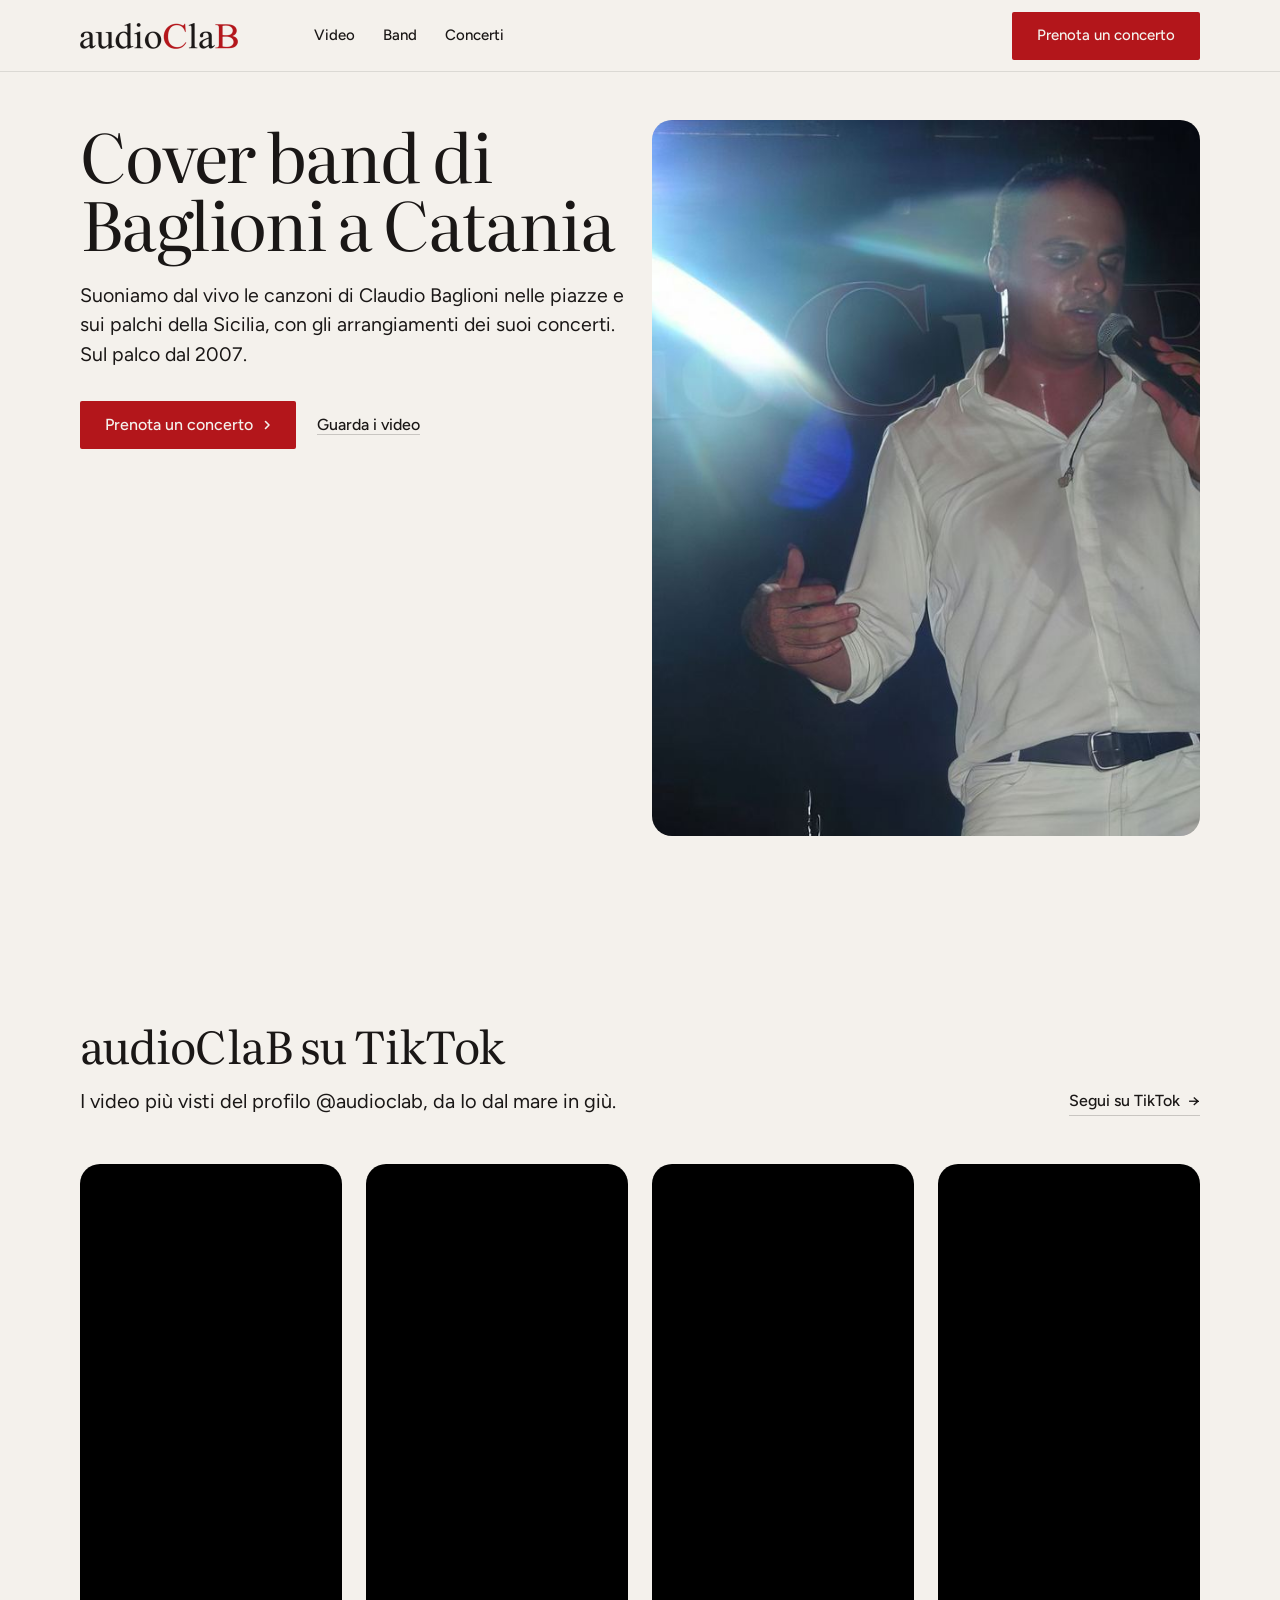
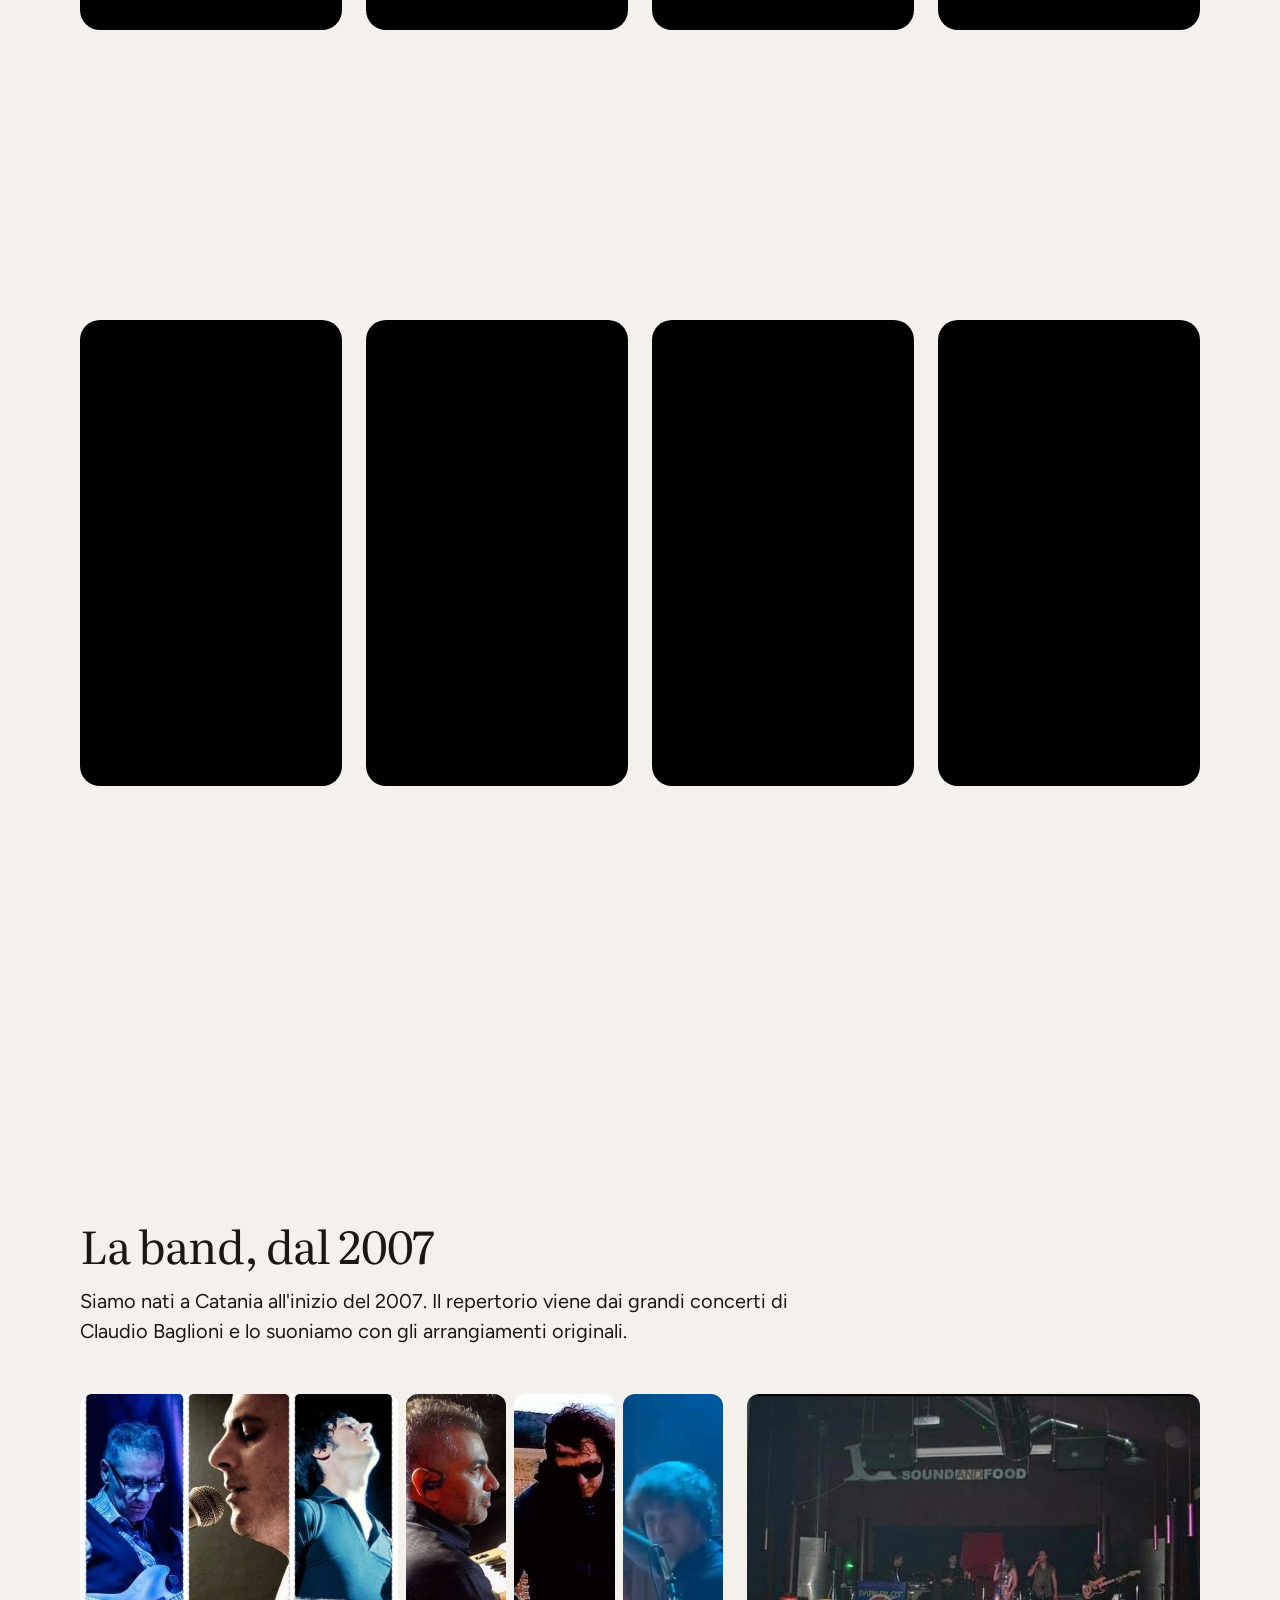
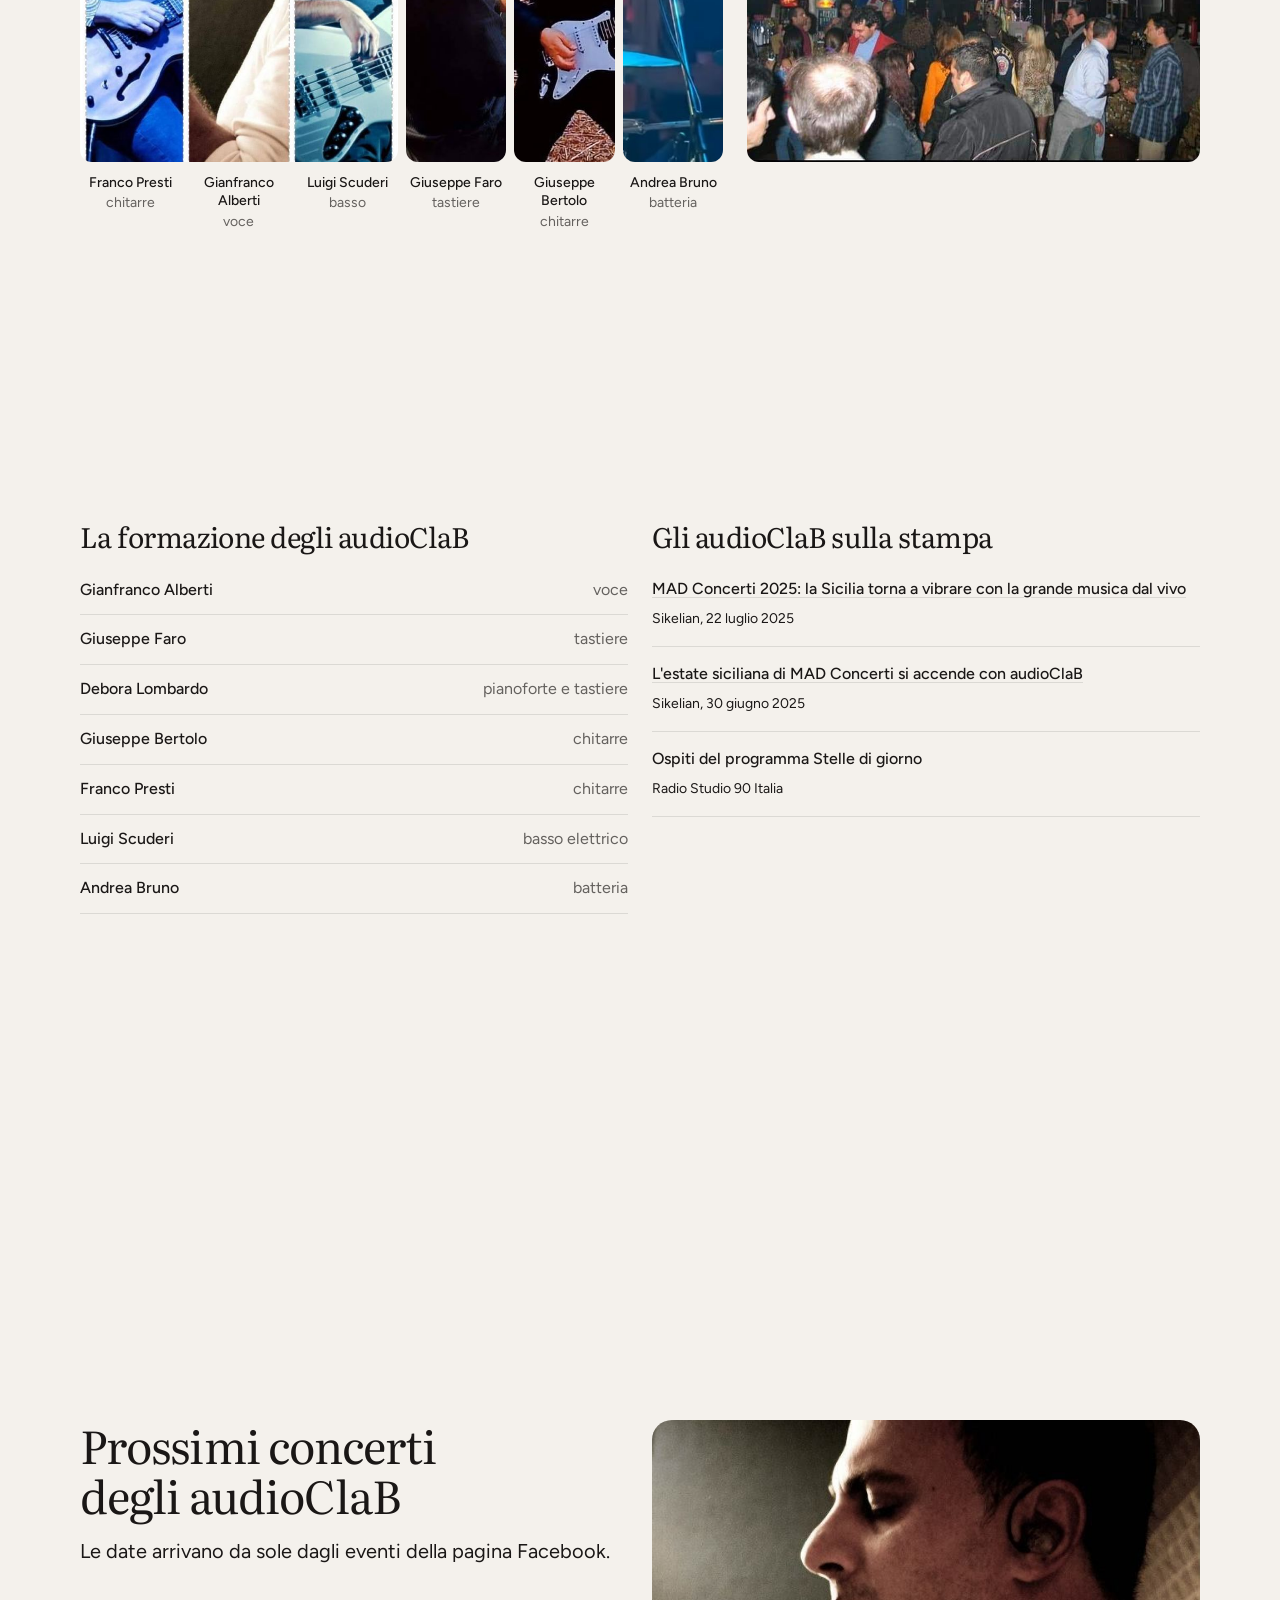
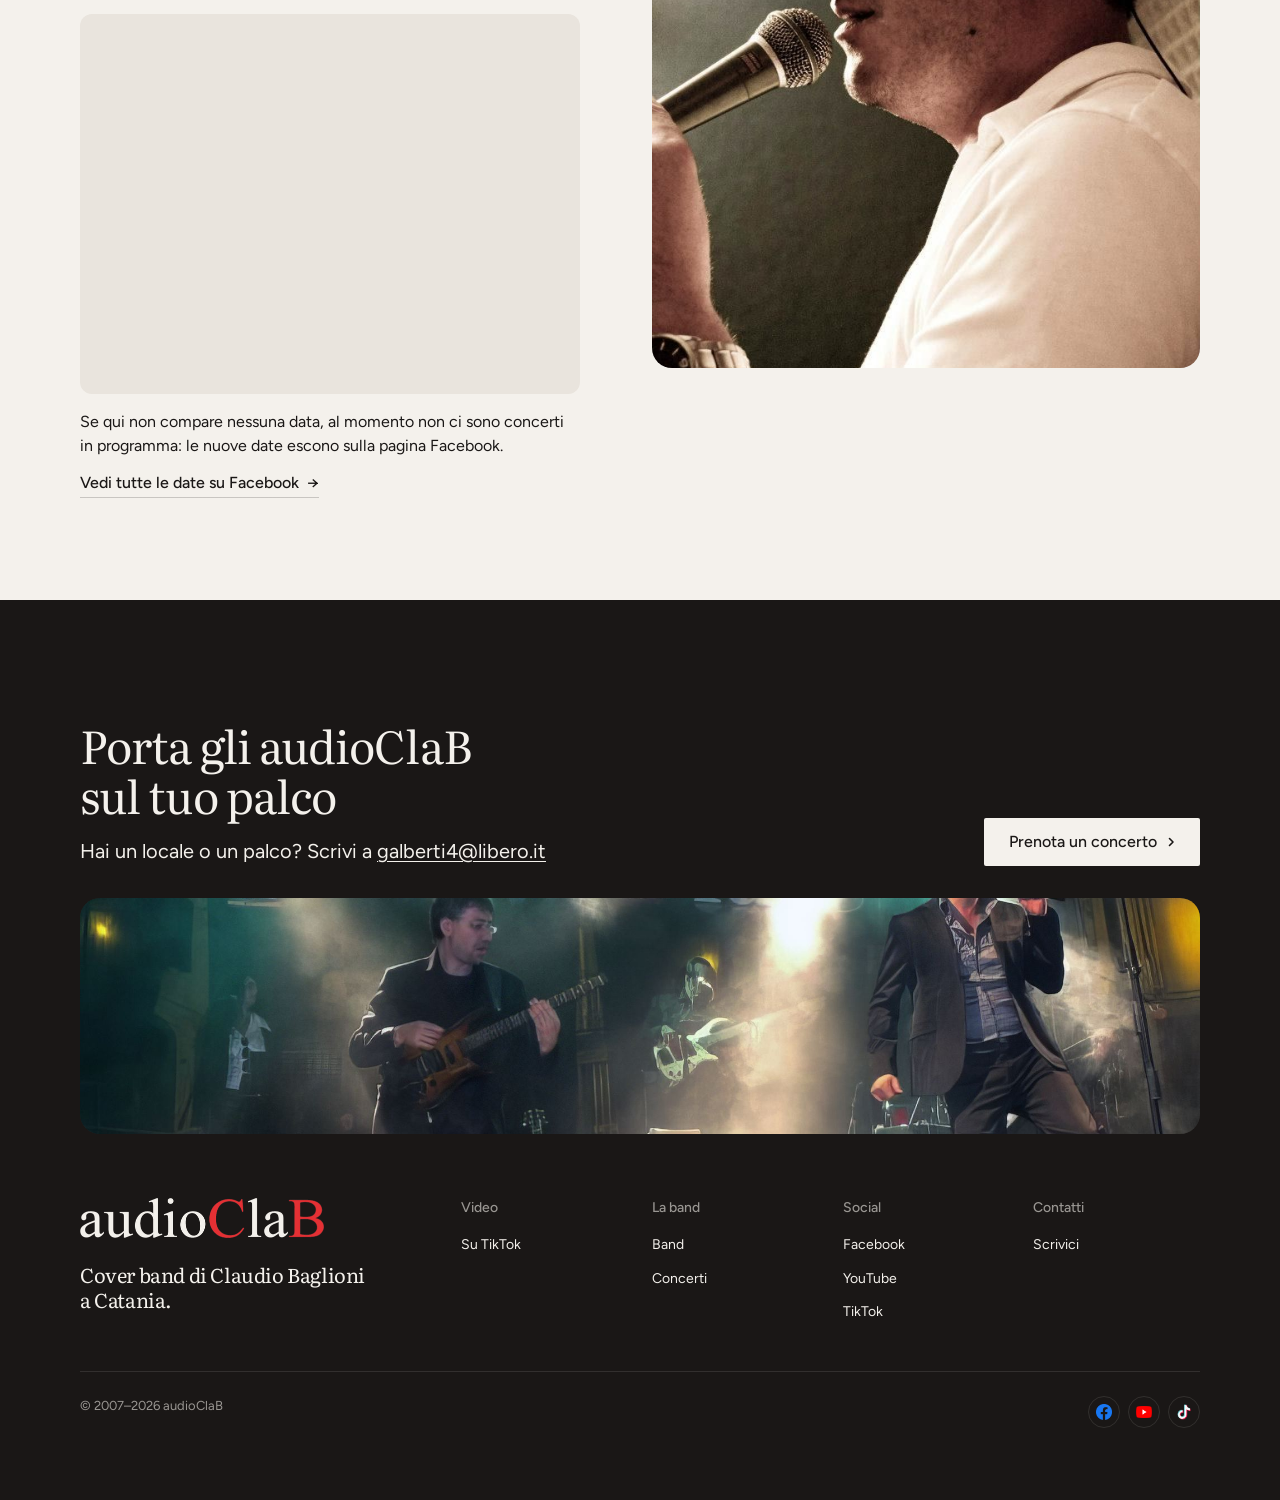
<file: index.html>
<!doctype html>
<html lang="it" data-type="service" data-radius="soft" data-buttons="block" data-motion>
<head>
<meta charset="utf-8">
<meta name="viewport" content="width=device-width, initial-scale=1, viewport-fit=cover">
<title>audioClaB: cover band di Claudio Baglioni a Catania</title>
<meta name="description" content="audioClaB suona dal vivo le canzoni di Claudio Baglioni a Catania dal 2007. Guarda i video su TikTok e prenota un concerto.">
<!-- anteprima quando il link del sito viene condiviso su Facebook, WhatsApp, Instagram -->
<meta property="og:type" content="website">
<meta property="og:url" content="https://audioclab.netlify.app/">
<meta property="og:title" content="audioClaB: cover band di Claudio Baglioni a Catania">
<meta property="og:description" content="Le canzoni di Claudio Baglioni dal vivo, dal 2007. Video, formazione e prossimi concerti.">
<meta property="og:image" content="https://audioclab.netlify.app/assets/img/anteprima-link.jpg">
<meta property="og:image:width" content="1200">
<meta property="og:image:height" content="630">
<meta property="og:locale" content="it_IT">
<meta name="twitter:card" content="summary_large_image">
<meta name="theme-color" content="#f4f1ec">
<meta name="color-scheme" content="light">
<meta name="site-kind" content="other">
<meta name="page-type" content="service">
<link rel="icon" type="image/png" sizes="128x128" href="logoheader.png">
<link rel="preconnect" href="https://fonts.googleapis.com">
<link rel="preconnect" href="https://fonts.gstatic.com" crossorigin>
<link href="https://fonts.googleapis.com/css2?family=Literata:opsz,wght@7..72,400..700&family=Figtree:wght@400..600&display=swap" rel="stylesheet">
<link rel="stylesheet" href="assets/kit/system.css">
<link rel="stylesheet" href="assets/kit/ui/cards.css">
<link rel="stylesheet" href="assets/kit/motion/motion.css">
<link rel="stylesheet" href="assets/kit/layout/layout.css">
<style>
:root {
  --p-bg: #f4f1ec; --p-surface: #e9e4dd; --p-ink: #1a1716; --p-muted: #64615e;
  --p-accent: #b3161b; --p-accent-ink: #f4f1ec; --p-action: #b3161b; --p-action-ink: #f4f1ec;
  --p-inv-bg: #1a1716; --p-inv-surface: #262322; --p-inv-ink: #f4f1ec; --p-inv-muted: #999692;
  --p-inv-accent: #f4f1ec; --p-inv-accent-ink: #1a1716; --p-inv-action: #f4f1ec; --p-inv-action-ink: #1a1716;
  --font-display: "Literata", Georgia, serif;
  --font-text: "Figtree", system-ui, sans-serif;
  --display-weight: 400;
  --display-tracking: -0.02em;
  --display-tracking-xl: -0.026em;
}
</style>
<link rel="stylesheet" href="style.css">
</head>
<body>
<!-- type: service (una band che si ingaggia)
     deal: hero split, nav nav-mega, close close-photo, footer footer-dark, rhythm space, buttons block, mark: il logo del cliente
     moments: nessuno (kind other: fotografie, tipografia e colore piatto)
     Piano: hero (1) · video TikTok (2) · band (2) · concerti (1) · footer.closing (1) -->

<header class="nav">
  <div class="wrap nav__bar">
    <a class="skip" href="#video">Vai ai contenuti</a>
    <a class="nav__logo" href="#top"><img class="logo-img" src="assets/img/logo-chiaro-nome.png" alt="audioClaB" width="316" height="52"></a>
    <nav class="nav__links" aria-label="Principale">
      <div class="nav__item"><a class="nav__link" href="#video">Video</a></div>
      <div class="nav__item"><a class="nav__link" href="#band">Band</a></div>
      <div class="nav__item"><a class="nav__link" href="#concerti">Concerti</a></div>
    </nav>
    <div class="nav__actions">
      <a class="btn btn--primary" href="mailto:galberti4@libero.it?subject=Richiesta%20concerto%20audioClaB">Prenota un concerto</a>
    </div>
    <button class="nav__toggle" type="button" aria-expanded="false" aria-label="Menu">
      <svg width="18" height="18" viewBox="0 0 18 18" aria-hidden="true"><path d="M2 5h14M2 13h14" stroke="currentColor" stroke-width="1.6" stroke-linecap="round"/></svg>
    </button>
  </div>
</header>

<main id="top">
  <section class="hero hero--split" aria-labelledby="hero-h">
    <div class="wrap"><div class="hero-text grid hero__grid">
      <div class="hero__text span-6">
        <h1 id="hero-h">Cover band di Baglioni a Catania</h1>
        <p class="hero__lead">Suoniamo dal vivo le canzoni di Claudio Baglioni nelle piazze e sui palchi della Sicilia, con gli arrangiamenti dei suoi concerti. Sul palco dal 2007.</p>
        <div class="btn-row">
          <a class="btn btn--primary" href="mailto:galberti4@libero.it?subject=Richiesta%20concerto%20audioClaB">Prenota un concerto<svg class="m-arrow" viewBox="0 0 12 12" aria-hidden="true"><path class="m-arrow__stem" d="M1 6h8"/><path class="m-arrow__head" d="M4.5 2.5 8 6l-3.5 3.5"/></svg></a>
          <a class="btn btn--secondary" href="#video">Guarda i video</a>
        </div>
      </div>
      <div class="hero__media span-6 start-7">
        <img src="assets/img/hero-cantante.jpg" srcset="assets/img/hero-cantante-800.jpg 800w, assets/img/hero-cantante.jpg 1400w" sizes="(min-width: 1024px) 44vw, 100vw" alt="Il cantante degli audioClaB in camicia bianca sotto i riflettori" style="--ly-pos: 38% 40%" fetchpriority="high" width="1400" height="1400">
      </div>
    </div></div>
  </section>

  <section class="section g2" id="video" aria-labelledby="video-h">
    <div class="wrap">
      <div class="group">
        <div class="section-head section-head--split">
          <div>
            <h2 id="video-h">audioClaB su TikTok</h2>
            <p>I video più visti del profilo @audioclab, da Io dal mare in giù.</p>
          </div>
          <a class="link" href="https://www.tiktok.com/@audioclab" target="_blank" rel="noopener">Segui su TikTok</a>
        </div>
        <!-- I video vengono da script.js (TIKTOK_VIDEO): con l'elenco vuoto compare il profilo TikTok ufficiale incorporato -->
        <div class="grid tiktok" id="tiktok" data-profilo="audioclab">
          <a class="tiktok__fallback span-12" href="https://www.tiktok.com/@audioclab" target="_blank" rel="noopener">Guarda i video su TikTok</a>
        </div>
      </div>
      <div class="group">
        <div class="grid tiktok" id="tiktok-2" hidden></div>
      </div>
    </div>
  </section>

  <section class="section g2" id="band" aria-labelledby="band-h">
    <div class="wrap">
      <div class="group">
        <div class="section-head band__head">
          <h2 id="band-h">La band, dal 2007</h2>
          <p>Siamo nati a Catania all'inizio del 2007. Il repertorio viene dai grandi concerti di Claudio Baglioni e lo suoniamo con gli arrangiamenti originali.</p>
        </div>
        <!-- i musicisti uno accanto all'altro, ognuno con il nome sotto -->
        <!-- I sei musicisti in strisce verticali tutte uguali, ognuno con il nome sotto; accanto la foto del pubblico -->
        <div class="grid band__fila">
          <div class="musicisti span-7">
            <img class="mus-img mus-trio" src="assets/img/band-musicisti.jpg" srcset="assets/img/band-musicisti-600.jpg 600w, assets/img/band-musicisti.jpg 883w" sizes="(min-width: 1024px) 30vw, (min-width: 640px) 50vw, 100vw" width="883" height="1024" alt="Da sinistra: Franco Presti alla chitarra, Gianfranco Alberti alla voce e Luigi Scuderi al basso" loading="lazy">
            <p class="mus-nome mus-n1"><b>Franco Presti</b>chitarre</p>
            <p class="mus-nome mus-n2"><b>Gianfranco Alberti</b>voce</p>
            <p class="mus-nome mus-n3"><b>Luigi Scuderi</b>basso</p>
            <img class="mus-img mus-p1" src="assets/img/faro-621.jpg" srcset="assets/img/faro-450.jpg 450w, assets/img/faro-621.jpg 621w" sizes="(min-width: 640px) 25vw, 50vw" width="621" height="720" alt="Giuseppe Faro alle tastiere sul palco, davanti al pubblico" loading="lazy" style="object-position: 30% 50%">
            <p class="mus-nome mus-n4"><b>Giuseppe Faro</b>tastiere</p>
            <img class="mus-img mus-p2" src="assets/img/bertolo-800.jpg" srcset="assets/img/bertolo-480.jpg 480w, assets/img/bertolo-800.jpg 800w" sizes="(min-width: 640px) 25vw, 50vw" width="800" height="928" alt="Giuseppe Bertolo suona la chitarra elettrica in un campo" loading="lazy" style="object-position: 52% 50%">
            <p class="mus-nome mus-n5"><b>Giuseppe Bertolo</b>chitarre</p>
            <img class="mus-img mus-p3" src="assets/img/bruno-800.jpg" srcset="assets/img/bruno-480.jpg 480w, assets/img/bruno-800.jpg 800w" sizes="(min-width: 640px) 25vw, 50vw" width="800" height="928" alt="Andrea Bruno alla batteria sul palco, sotto le luci blu" loading="lazy" style="object-position: 82% 50%">
            <p class="mus-nome mus-n6"><b>Andrea Bruno</b>batteria</p>
          </div>
          <div class="span-5 start-8 band__pubblico">
            <img src="assets/img/concerti-pubblico.jpg" srcset="assets/img/concerti-pubblico-600.jpg 600w, assets/img/concerti-pubblico.jpg 960w" sizes="(min-width: 1024px) 50vw, 100vw" width="960" height="728" alt="Il pubblico davanti al palco durante un concerto degli audioClaB" loading="lazy">
          </div>
        </div>
      </div>
      <div class="group">
        <div class="grid grid--top band__info">
          <div class="span-6 band__formazione">
            <h3 class="band__h3">La formazione degli audioClaB</h3>
            <ul class="rows rows--compact">
              <li><span class="rows__name">Gianfranco Alberti</span><span class="rows__value">voce</span></li>
              <li><span class="rows__name">Giuseppe Faro</span><span class="rows__value">tastiere</span></li>
              <li><span class="rows__name">Debora Lombardo</span><span class="rows__value">pianoforte e tastiere</span></li>
              <li><span class="rows__name">Giuseppe Bertolo</span><span class="rows__value">chitarre</span></li>
              <li><span class="rows__name">Franco Presti</span><span class="rows__value">chitarre</span></li>
              <li><span class="rows__name">Luigi Scuderi</span><span class="rows__value">basso elettrico</span></li>
              <li><span class="rows__name">Andrea Bruno</span><span class="rows__value">batteria</span></li>
            </ul>
          </div>
          <div class="span-6 start-7 stampa">
            <h3 class="band__h3">Gli audioClaB sulla stampa</h3>
            <ul class="stampa__lista">
              <li><a href="https://www.sikelian.it/mad-concerti-2025-la-sicilia-torna-a-vibrare-con-la-grande-musica-dal-vivo" target="_blank" rel="noopener">MAD Concerti 2025: la Sicilia torna a vibrare con la grande musica dal vivo</a><span>Sikelian, 22 luglio 2025</span></li>
              <li><a href="https://www.sikelian.it/lestate-siciliana-di-mad-concerti-si-accende-con-audioclab-claudio-baglioni-live-experience" target="_blank" rel="noopener">L'estate siciliana di MAD Concerti si accende con audioClaB</a><span>Sikelian, 30 giugno 2025</span></li>
              <li><span class="stampa__titolo">Ospiti del programma Stelle di giorno</span><span>Radio Studio 90 Italia</span></li>
            </ul>
          </div>
        </div>
      </div>
    </div>
  </section>

  <section class="section" id="concerti" aria-labelledby="concerti-h">
    <div class="wrap">
      <div class="grid grid--top fill">
        <div class="span-6">
          <div class="section-head">
            <h2 id="concerti-h">Prossimi concerti degli audioClaB</h2>
            <p>Le date arrivano da sole dagli eventi della pagina Facebook.</p>
          </div>
          <!-- Widget ufficiale di Facebook (Page Plugin, scheda Eventi): lo crea script.js a misura della colonna -->
          <div class="fb-eventi" id="fb-eventi" data-pagina="https://www.facebook.com/audioClaB.it"></div>
          <p class="fb-eventi__nota">Se qui non compare nessuna data, al momento non ci sono concerti in programma: le nuove date escono sulla pagina Facebook.</p>
          <a class="link fb-eventi__link" href="https://www.facebook.com/audioClaB.it/upcoming_hosted_events" target="_blank" rel="noopener">Vedi tutte le date su Facebook</a>
        </div>
        <div class="frame frame--photo span-6 start-7 concerti__photo">
          <img class="frame__img" src="assets/img/concerti-cantante.jpg" alt="Il cantante con il microfono in mano, in primo piano" loading="lazy" width="658" height="662" style="object-position: 40% 40%">
        </div>
      </div>
    </div>
  </section>
</main>

<footer class="footer closing footer--dark ground-inverse" id="contact" aria-labelledby="close-h">
  <div class="wrap">
    <div class="closing__cta close--photo">
      <div class="section-head--split">
        <div><h2 id="close-h">Porta gli audioClaB sul tuo palco</h2><p class="t-lead">Hai un locale o un palco? Scrivi a <a class="mail" href="mailto:galberti4@libero.it?subject=Richiesta%20concerto%20audioClaB">galberti4@libero.it</a></p></div>
        <a class="btn btn--primary" href="mailto:galberti4@libero.it?subject=Richiesta%20concerto%20audioClaB">Prenota un concerto<svg class="m-arrow" viewBox="0 0 12 12" aria-hidden="true"><path class="m-arrow__stem" d="M1 6h8"/><path class="m-arrow__head" d="M4.5 2.5 8 6l-3.5 3.5"/></svg></a>
      </div>
      <div class="close__media" style="--pos: 50% 45%"><img src="assets/img/chiusura-palco.jpg" srcset="assets/img/chiusura-palco-900.jpg 900w, assets/img/chiusura-palco.jpg 2000w" sizes="(min-width: 1024px) 89vw, 170vw" alt="La band sul palco con le luci verdi e il logo audioClaB alle spalle" loading="lazy" width="2000" height="1500"></div>
    </div>
    <div class="closing__links">
      <div class="grid">
        <div class="span-4 stack-4">
          <a class="nav__logo" href="#top"><img class="logo-img logo-img--footer" src="assets/img/logo-scuro-nome.png" alt="audioClaB" width="486" height="80" loading="lazy"></a>
          <p class="footer__lede">Cover band di Claudio Baglioni a Catania.</p>
        </div>
        <div class="span-2 footer__col"><h4>Video</h4><ul><li><a href="#video">Su TikTok</a></li></ul></div>
        <div class="span-2 footer__col"><h4>La band</h4><ul><li><a href="#band">Band</a></li><li><a href="#concerti">Concerti</a></li></ul></div>
        <div class="span-2 footer__col"><h4>Social</h4><ul><li><a href="https://www.facebook.com/audioClaB.it" target="_blank" rel="noopener">Facebook</a></li><li><a href="https://www.youtube.com/@galberti6" target="_blank" rel="noopener">YouTube</a></li><li><a href="https://www.tiktok.com/@audioclab?lang=it-IT" target="_blank" rel="noopener">TikTok</a></li></ul></div>
        <div class="span-2 footer__col"><h4>Contatti</h4><ul><li><a href="mailto:galberti4@libero.it?subject=Richiesta%20concerto%20audioClaB">Scrivici</a></li></ul></div>
      </div>
      <div class="footer__legal">
        <span>&copy; 2007&ndash;<span data-anno>2026</span> audioClaB</span>
        <div class="socials">
          <a href="https://www.facebook.com/audioClaB.it" target="_blank" rel="noopener" aria-label="audioClaB su Facebook"><img src="assets/img/facebook.png" alt="" width="24" height="24" loading="lazy"></a>
          <a href="https://www.youtube.com/@galberti6" target="_blank" rel="noopener" aria-label="audioClaB su YouTube"><img src="assets/img/youtube.png" alt="" width="28" height="20" loading="lazy"></a>
          <a href="https://www.tiktok.com/@audioclab?lang=it-IT" target="_blank" rel="noopener" aria-label="audioClaB su TikTok"><img src="assets/img/tiktok.png" alt="" width="24" height="24" loading="lazy"></a>
        </div>
      </div>
    </div>
  </div>
</footer>

<script type="module" src="assets/kit/system.js"></script>
<script type="module" src="assets/kit/motion/motion.js"></script>
<script type="module" src="assets/kit/layout/layout.js"></script>
<script src="script.js" defer></script>
</body>
</html>
</file>
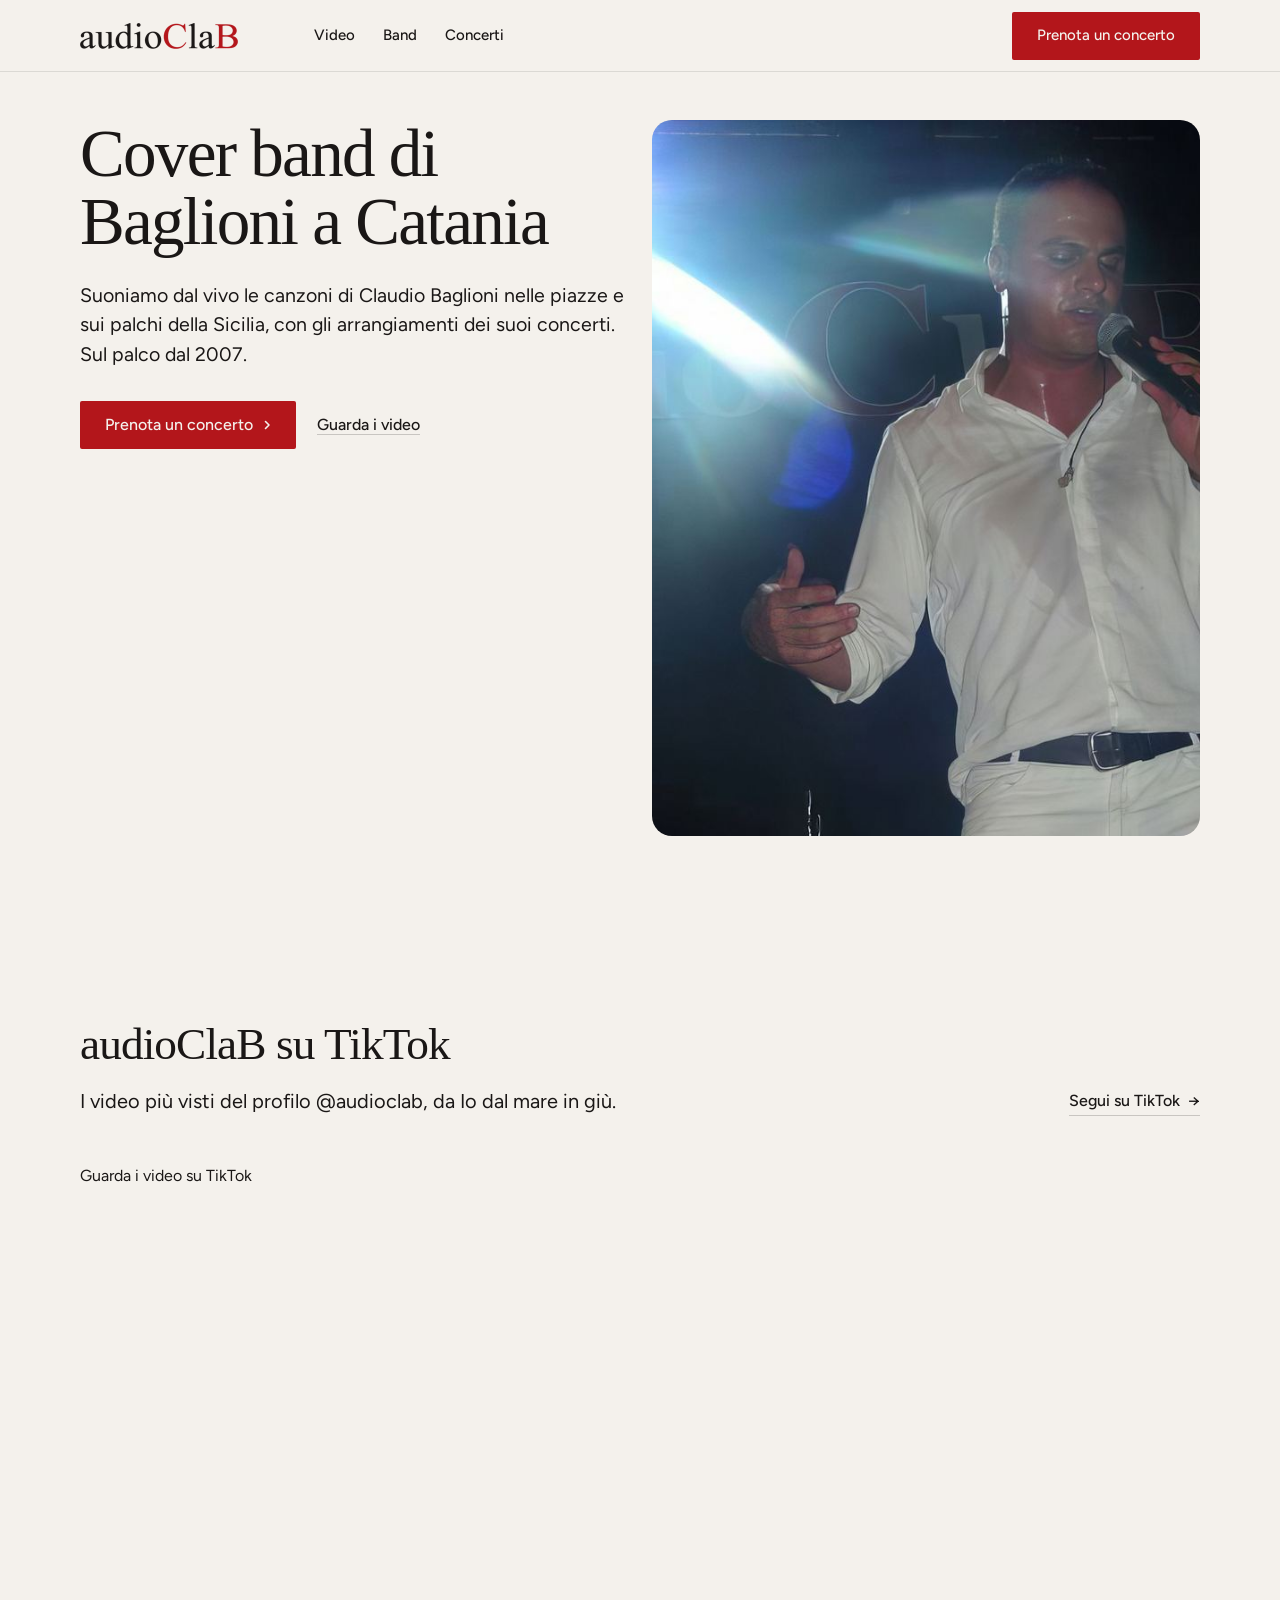
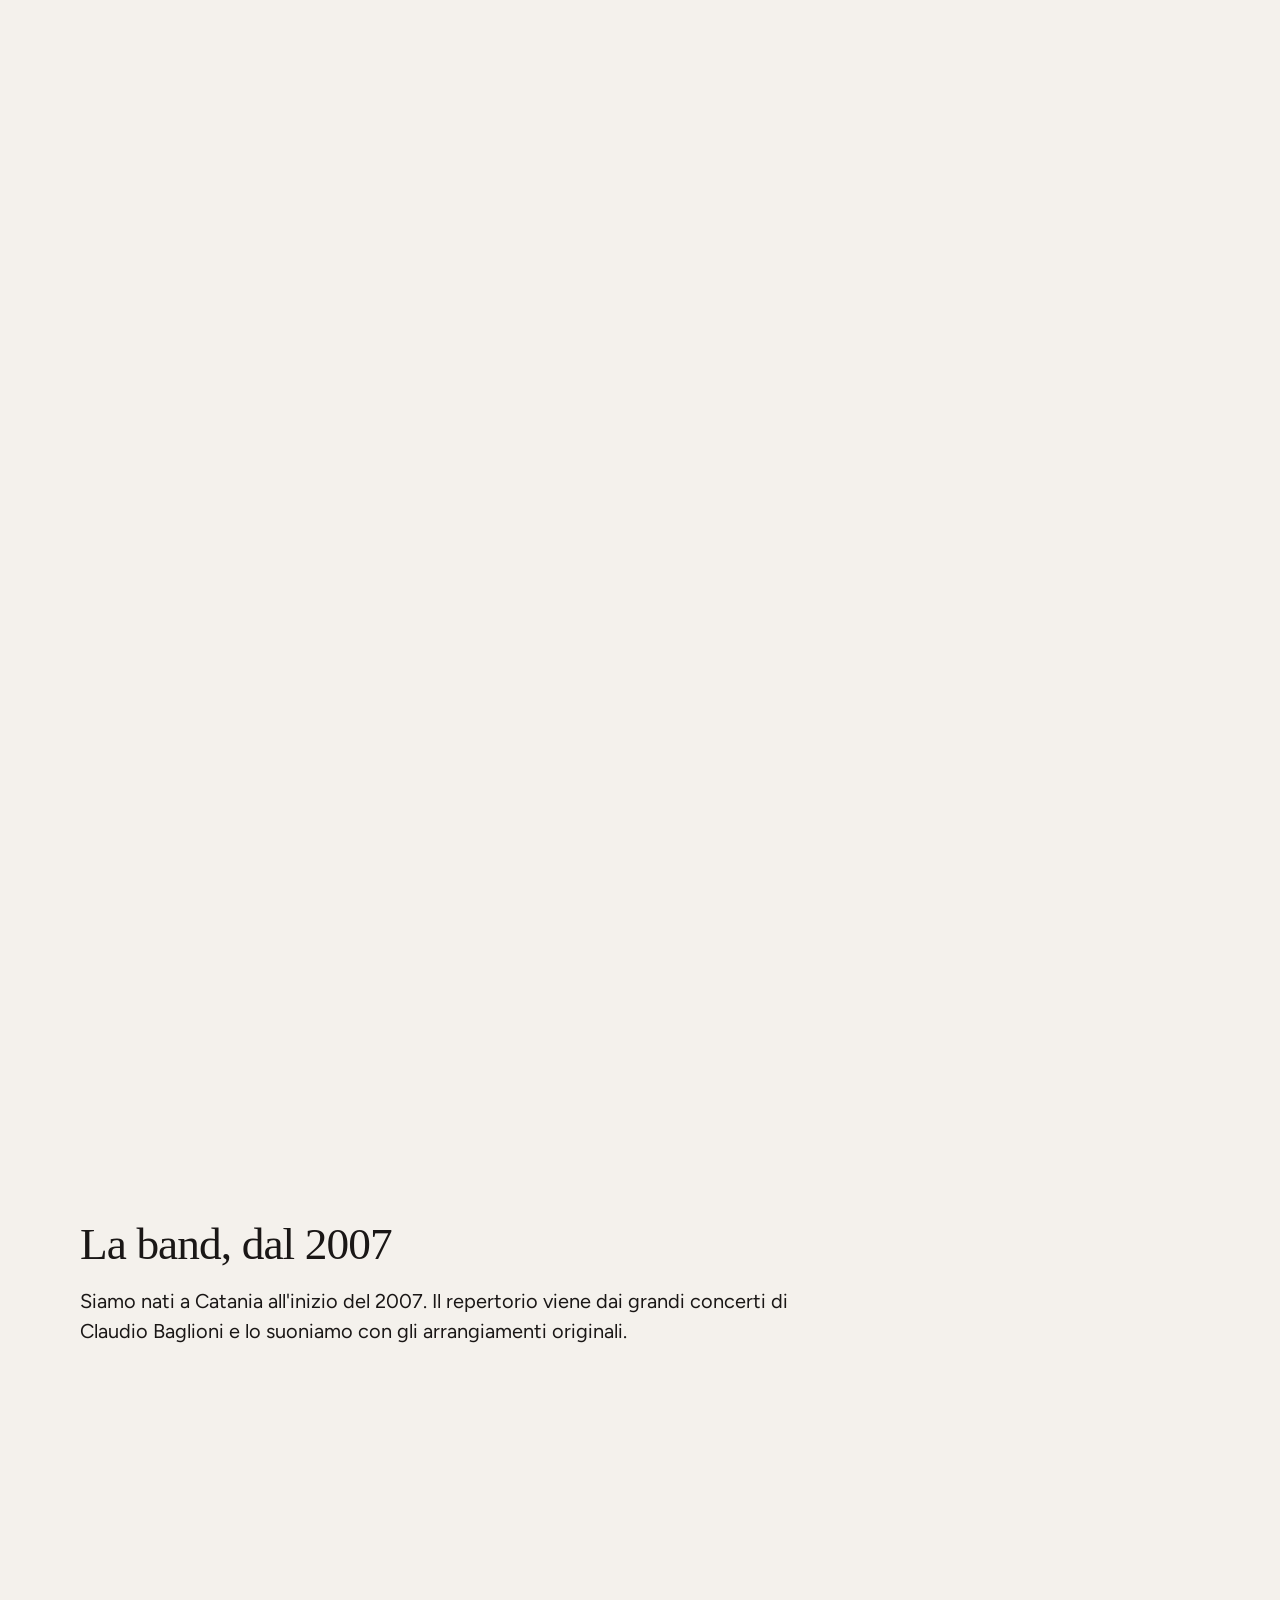
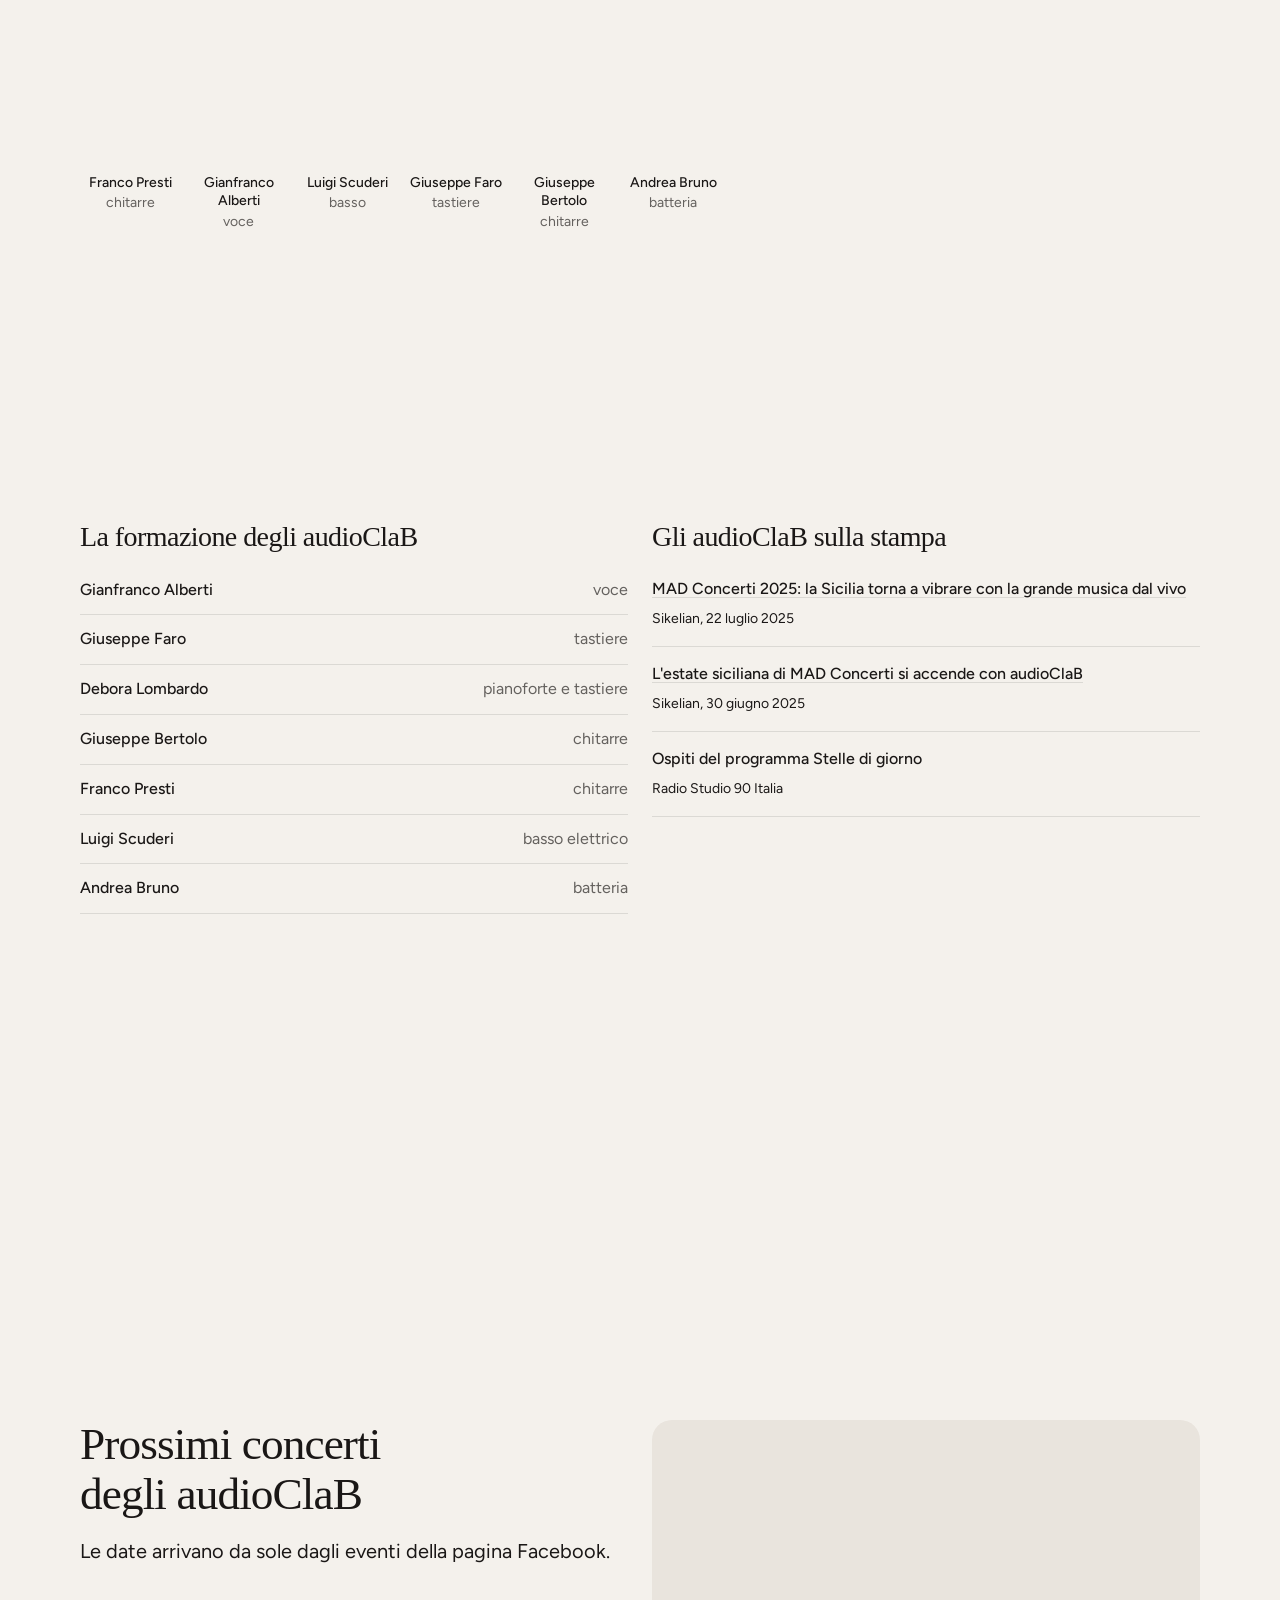
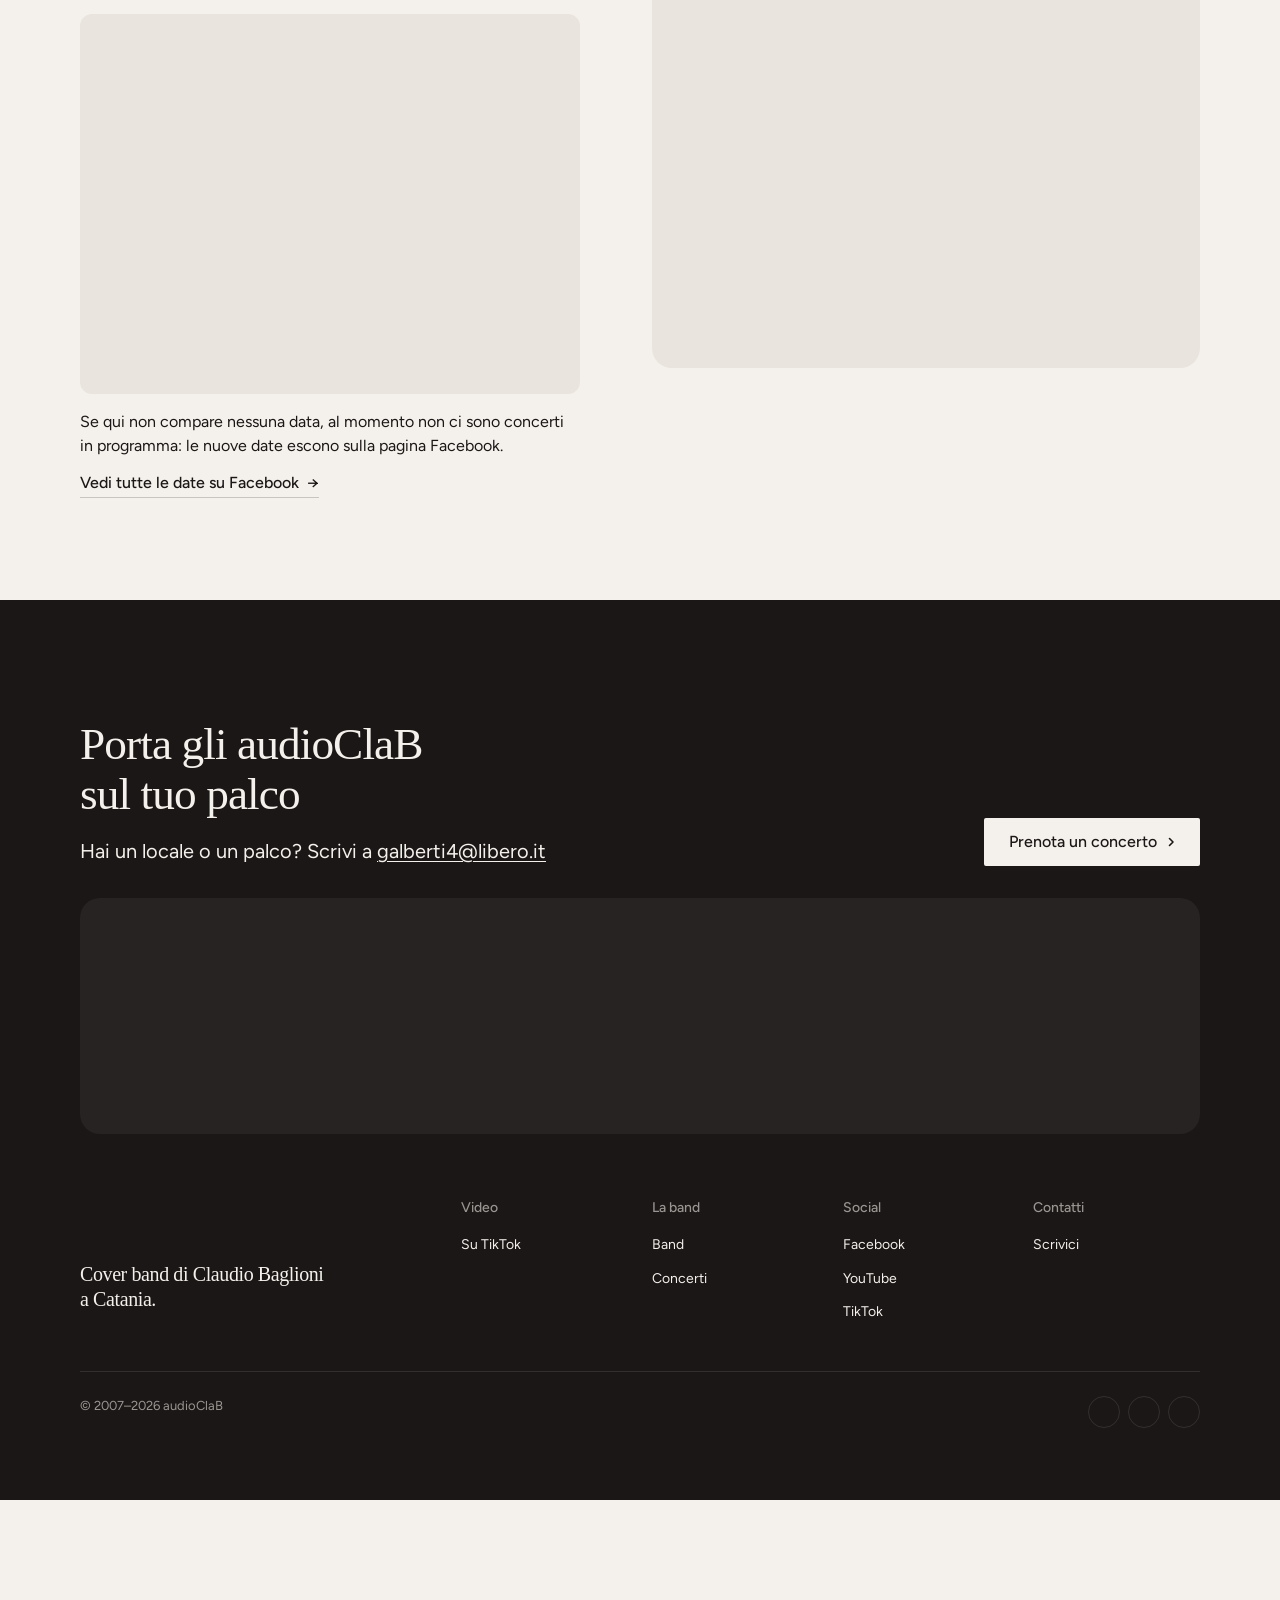
<file: audioClaB.html>
<!doctype html>
<html lang="it">
<head>
<meta charset="utf-8">
<meta name="viewport" content="width=device-width, initial-scale=1">
<title>audioClaB</title>
<meta http-equiv="refresh" content="0; url=index.html">
<link rel="canonical" href="index.html">
</head>
<body>
<p>Il sito si è spostato: <a href="index.html">vai alla pagina degli audioClaB</a>.</p>
</body>
</html>
</file>
<file: assets/kit/system.css>
/*
  taste-skill system.css - the one system for the page. Link it first, then assets/ui/cards.css (the
  feature card, its panel and the fragment placements), then set the palette (--p-*), the fonts and
  the radius set on :root in the page (node scripts/start.mjs prints that block).
  Do not add a second grid, spacing scale, type scale, radius scale, button or card style.
*/

/* ---------------------------------------------------------------- tokens */
:root {
  /* palette (hex only; fx.js reads --bg --surface --ink --muted --accent --accent-ink) */
  --p-bg: #ffffff;
  --p-surface: #f4f4f4;
  --p-ink: #111111;
  --p-muted: #6b6b6b;
  --p-accent: #1a4be0;
  --p-accent-ink: #ffffff;
  --p-action: #1a4be0;      /* buttons, links, focus: the accent, or the ink when the accent is too pale */
  --p-action-ink: #ffffff;
  --p-inv-bg: #111111;
  --p-inv-surface: #1c1c1c;
  --p-inv-ink: #f4f4f4;
  --p-inv-muted: #a3a3a3;
  --p-inv-accent: #ffffff;
  --p-inv-accent-ink: #111111;
  --p-inv-action: #ffffff;
  --p-inv-action-ink: #111111;
  /* the lit ground behind UI and in the closing band (references/cards.md), one per page, tech pages only
     (none on kind other, which is flat): <html data-ground="sand|sky|sage|painting">. system.js gives it to every ground
     that holds UI, on light and dark pages alike; --hue on one panel changes only its accent */
  --ground-bg: #d9ccb7; --ground-surface: #e9e0d2; --ground-ink: #2a2622; --ground-muted: #5a534a; --ground-accent: #a8794a;

  /* fonts */
  --font-display: system-ui, -apple-system, "Segoe UI", sans-serif;
  --font-text: system-ui, -apple-system, "Segoe UI", sans-serif;
  --font-mono: ui-monospace, "SFMono-Regular", Menlo, Consolas, monospace;
  --display-weight: 400;    /* headlines 400; 500 on a tech page (software, gaming, hardware) */
  --display-tracking: -0.025em;

  /* the page rhythm (references/layout-v4.md): one section per screen. The header is fixed and
     --nav tall; every section is padded --padt above and --padb (plus the phone action bar, --bar)
     below, and is exactly one or two screens tall (--h: 1 or 2; --hm on a phone). The hero's words
     start --hgap under the header and its content ends --hpadb above the fold. */
  --nav: 72px;
  --padt: 120px;
  --padb: 72px;
  --hgap: 48px;
  --hpadb: 64px;
  --bar: 0px;
  /* grid: one .wrap (alias .container) for the header, every section and the footer, the same
     --gut on both sides: 1280 wide at x 80-1360 at 1440, 342 at x 24-366 at 390 */
  --container: 1280px;
  --gut: 80px;
  --pad: var(--gut);
  --gutter: 24px;

  /* spacing: 4/8 scale */
  --s-1: 4px;  --s-2: 8px;  --s-3: 12px; --s-4: 16px; --s-5: 24px;
  --s-6: 32px; --s-7: 48px; --s-8: 64px; --s-9: 96px; --s-10: 128px;
  --section: 40px;      /* only a .section outside main (the kit's demo pages); every main > section and
                           footer.closing take --padt and --padb */
  --section-band: 56px; /* the same for an older footer outside footer.closing */
  --head-gap: 48px;     /* the one heading-to-content gap, 32 on a phone (layout.css reads it as --ly-head-gap) */
  --card-pad: 16px;     /* card padding (cards.css sets its own for cards with a panel) */
  --card-gap: 16px;     /* gap between cards */

  /* type scale (the only sizes on the page) */
  --t-label: 13px;
  --t-small: 14px;
  --t-body: 16px;
  --t-lead: 18px;
  --t-card: 18px;
  --t-h3: 24px;
  /* straight lines from the phone size at 390 to the desktop size at 1440 (system.md's table) */
  --t-h2: clamp(30px, 1.72vw + 23.3px, 48px);
  --t-h1: clamp(38px, 3.24vw + 25.4px, 72px);
  /* a big number stays a step under the h2 (VI-11): 38 at 1440, 28 at 390, so it never reads as a
     section heading; a stats row and a price set their own, smaller still */
  --t-stat: clamp(28px, .952vw + 24.29px, 38px);

  /* radius: one scale (soft by default; data-radius on <html> switches it) */
  --r-sm: 8px;  --r-md: 12px; --r-lg: 20px; --r-btn: 8px;

  /* controls (fixed here; a page never adds its own) */
  --btn-h: 44px;
  --btn-h-sm: 36px;
  --nav-h: var(--nav);  /* the older name, kept for the kit's files */
  --icon: 16px;         /* small icons: socials, menu chevrons, mono brand marks */

  /* motion */
  --ease: cubic-bezier(.2, .7, .2, 1);
  --dur: 180ms;
}
html[data-radius="sharp"] { --r-sm: 4px; --r-md: 6px;  --r-lg: 8px;  --r-btn: 4px; }
html[data-radius="soft"]  { --r-sm: 8px; --r-md: 12px; --r-lg: 20px; --r-btn: 8px; }
html[data-radius="round"] { --r-sm: 10px; --r-md: 16px; --r-lg: 24px; --r-btn: 999px; }
/* the four lit grounds (references/cards.md); sand is the default above. painting goes with
   painterly-landscape (x.ai's daylight sky over olive hills) */
html[data-ground="sky"]      { --ground-bg: #c6d3df; --ground-surface: #d6e0e9; --ground-ink: #25303a; --ground-muted: #4d5964; --ground-accent: #3f6a92; }
html[data-ground="sage"]     { --ground-bg: #cdd6c6; --ground-surface: #dce3d6; --ground-ink: #262d24; --ground-muted: #535b51; --ground-accent: #6c8e63; }
html[data-ground="painting"] { --ground-bg: #79a8d6; --ground-surface: #a6c4e2; --ground-ink: #16212c; --ground-muted: #273949; --ground-accent: #9c9b3c; }
/* cards.css takes its card and panel radii from this scale */
html[data-radius] .card { --c-r: var(--r-lg); }
html[data-radius] .panel { --p-r: var(--r-md); }

/* a phone: the header 56, the sections padded 96 / 48, the hero's words 40 under the header and its
   content ending 24 above the fold, 24 at both sides, 12 between columns */
@media (max-width: 639px) {
  :root { --nav: 56px; --padt: 96px; --padb: 48px; --hgap: 40px; --hpadb: 24px; --gut: 24px; --gutter: 12px; --card-gap: 12px; --head-gap: 32px; }
}
@media (min-width: 640px) {
  :root { --gut: 48px; --section: 48px; --section-band: 72px; --card-pad: 24px; }
}
@media (min-width: 1024px) {
  :root { --gut: 80px; --section: 56px; --section-band: 96px; --card-gap: 24px;
          --t-lead: 20px; --t-card: 20px; --t-h3: 28px; }
  /* a place (and a local service): the 1200 column at x 120-1320 */
  html[data-type="place"] { --gut: 120px; --container: 1200px; }
}
/* a place (VI-06, ST-96, PH-23): its own smaller type (h1 48/53 and 32/37, h2 32/40 and 24/30, titles
   and the sub-line 20 and 18), the Recipe 3 hero's gap under its photograph (40, 24 on a phone),
   square photographs and cards and 2px buttons, whatever data-radius and data-buttons say */
:root[data-type="place"] {
  --hgap: 40px;
  --t-h1: clamp(32px, 1.524vw + 26.06px, 48px);
  --t-h2: clamp(24px, .762vw + 21px, 32px);
  --t-h3: clamp(20px, .381vw + 18.51px, 24px);
  --r-sm: 2px; --r-md: 0px; --r-lg: 0px; --r-btn: 2px;
}
:root[data-type="place"] :is(h1, .t-h1) { line-height: 1.104; }
:root[data-type="place"] :is(h2, .t-h2) { line-height: 1.25; }
@media (max-width: 639px) {
  :root[data-type="place"] { --hgap: 24px; }
  :root[data-type="place"] :is(h1, .t-h1) { line-height: 1.156; }
}

/* ---------------------------------------------------------------- grounds (at most three) */
:root, .ground-base {
  --bg: var(--p-bg); --surface: var(--p-surface); --ink: var(--p-ink); --muted: var(--p-muted);
  --accent: var(--p-accent); --accent-ink: var(--p-accent-ink); --card: var(--p-surface);
  --action: var(--p-action); --action-ink: var(--p-action-ink);
}
.ground-surface {
  --bg: var(--p-surface); --surface: var(--p-bg); --ink: var(--p-ink); --muted: var(--p-muted);
  --accent: var(--p-accent); --accent-ink: var(--p-accent-ink); --card: var(--p-bg);
  --action: var(--p-action); --action-ink: var(--p-action-ink);
}
.ground-inverse {
  --bg: var(--p-inv-bg); --surface: var(--p-inv-surface); --ink: var(--p-inv-ink); --muted: var(--p-inv-muted);
  --accent: var(--p-inv-accent); --accent-ink: var(--p-inv-accent-ink); --card: var(--p-inv-surface);
  --action: var(--p-inv-action); --action-ink: var(--p-inv-action-ink);
}
:root, .ground-base, .ground-surface, .ground-inverse {
  --line: color-mix(in oklab, var(--ink) 11%, transparent);
  --line-strong: color-mix(in oklab, var(--ink) 20%, transparent);
  /* effects (fx.js) and UI fragments (assets/ui) take the colours of the ground they sit on */
  --fx-bg: var(--bg); --fx-surface: var(--surface); --fx-ink: var(--ink); --fx-muted: var(--muted);
  --fx-accent: var(--accent); --fx-accent-ink: var(--accent-ink);
  --ui-font: var(--font-text); --ui-mono: var(--font-mono); --ui-radius: var(--r-md);
}
.ground-base, .ground-surface, .ground-inverse { background: var(--bg); color: var(--ink); }

/* ---------------------------------------------------------------- base */
*, *::before, *::after { box-sizing: border-box; }
/* an anchor lands on the section's top (the judge's frame): the fixed header covers --nav of its --padt */
html { -webkit-text-size-adjust: 100%; scroll-padding-top: 0; scroll-behavior: auto; margin: 0; }
body {
  margin: 0; background: var(--bg); color: var(--ink);
  font: 400 var(--t-body)/1.55 var(--font-text);
  -webkit-font-smoothing: antialiased; text-rendering: optimizeLegibility; overflow-x: clip;
}
img, svg, video, canvas { display: block; max-width: 100%; }
/* hidden means hidden, also on an img the line above makes a block (a menu tab's photograph, a peek photograph) */
[hidden] { display: none !important; }
img, video { height: auto; }
a { color: inherit; text-decoration: none; }
button { font: inherit; color: inherit; }
h1, h2, h3, h4, p, ul, ol, figure, blockquote { margin: 0; }
ul, ol { padding: 0; list-style: none; }
h1, h2, h3, h4 {
  font-family: var(--font-display); font-weight: var(--display-weight);
  letter-spacing: var(--display-tracking); text-wrap: balance; overflow-wrap: break-word;
}
h1, .t-h1 { font-size: var(--t-h1); line-height: 1.04; }
h2, .t-h2 { font-size: var(--t-h2); line-height: 1.1; }
h3, .t-h3 { font-size: var(--t-h3); line-height: 1.2; }
h4, .t-card { font-family: var(--font-text); font-weight: 500; font-size: var(--t-card); line-height: 1.3; letter-spacing: -0.01em; }
p { text-wrap: pretty; }
.t-lead  { font-size: var(--t-lead); line-height: 1.5; }
.t-body  { font-size: var(--t-body); line-height: 1.55; }
.t-small { font-size: var(--t-small); line-height: 1.5; }
.t-label { font-size: var(--t-label); font-weight: 500; line-height: 1.4; letter-spacing: 0.01em; }
.t-stat  { font-family: var(--font-display); font-weight: var(--display-weight); font-size: var(--t-stat);
           line-height: 1; letter-spacing: var(--display-tracking); font-variant-numeric: tabular-nums; }
.muted { color: var(--muted); }
.mono  { font-family: var(--font-mono); }
.measure { max-width: 62ch; }
:focus-visible { outline: 2px solid var(--action); outline-offset: 2px; border-radius: 2px; }
::selection { background: color-mix(in oklab, var(--accent) 30%, transparent); }

/* ---------------------------------------------------------------- grid */
.wrap, .container { width: min(100% - 2 * var(--gut), var(--container)); margin-inline: auto; padding-inline: 0; }
.grid { display: grid; grid-template-columns: repeat(12, minmax(0, 1fr)); column-gap: var(--gutter); row-gap: var(--card-gap); }
.grid > * { min-width: 0; grid-column: 1 / -1; }
.section { padding-block: var(--section); }

/* ---------------------------------------------------------------- one section per screen
   The page is a stack of screens. Framed at scrollY = k x the screen height, a shot shows exactly one
   section: the hero alone on the first screen, every other section (and footer.closing, the close and
   the footer in one) exactly one or two screens tall, its h2 first, --padt under its top. Heights
   and padding do it: no pinning, snapping or script.
     <section class="section" id=".." style="--h: 2">     (2 screens; --hm sets a phone's count alone)
       <div class="wrap"> the h2 first, then the content </div>     (the one in-flow child)
     </section>
   A layer (a full-bleed photograph or ground behind the words) is an <img class="layer" aria-hidden="true">
   beside the .wrap. Content must fit: one screen holds 708px of content at 1440x900 (900 - 120 - 72),
   two hold 1,608 (the second screen's part starts --padt under its top with .g2). From 640 to 1279 a
   section keeps at least its screens and grows past them rather than overlap the next. */
main > :is(section, .section), footer.closing {
  position: relative; box-sizing: border-box;
  height: calc(var(--h, 1) * 100vh); height: calc(var(--h, 1) * 100svh);
  padding: var(--padt) 0 calc(var(--padb) + var(--bar));
}
main > :is(section, .section) > :is(.wrap, .container), footer.closing > .wrap { position: relative; z-index: 1; height: 100%; }
main > :is(section, .section) > :is(.wrap, .container):not(.grid) { display: flex; flex-direction: column; }
/* a .wrap that is the section's grid too (class="wrap grid"): its rows start at the top */
main > :is(section, .section) > :is(.wrap, .container).grid { align-content: start; }
/* .fill: the block that takes what the screen leaves under the heading (a photograph, a frame) */
main > :is(section, .section) > .wrap > .fill { flex: 1 1 0; min-height: 0; }
/* two screens as two groups: row 1 the h2 and the first group, row 2 the rest (no second h2), starting
   --padt under the second screen's top, so the second shot looks like any other section */
main > :is(section, .section).g2, footer.closing.g2 { --h: 2; }
main > :is(section, .section).g2 > :is(.wrap, .container), footer.closing.g2 > .wrap { display: grid; grid-template-rows: minmax(0, 1fr) minmax(0, 1fr); row-gap: calc(var(--padt) + var(--padb) + var(--bar)); }
main > :is(section, .section).g2 > :is(.wrap, .container) > *, footer.closing.g2 > .wrap > * { min-height: 0; align-self: start; }
main > :is(section, .section).g2 > :is(.wrap, .container) > :is(.group, .fill) { align-self: stretch; }
/* a group: one screen's part of a .g2 section (its h2 and first rows, or the rest) */
.group { display: flex; flex-direction: column; min-height: 0; }
/* each screen's card row runs down to that screen's foot (the cards stretch, their panels grow), so
   the second screen of a .g2 is never a short row over an empty ground; both rows end on the same line */
@media (min-width: 1024px) {
  main > :is(section, .section).g2 > .wrap > .grid:last-child,
  main > :is(section, .section).g2 > .wrap > .group > .grid:last-child { align-self: stretch; flex: 1 1 auto; min-height: 0; }
}
.group > .fill { flex: 1 1 0; min-height: 0; }
@media (min-width: 640px) and (max-width: 1279px) {
  main > :is(section, .section):not(.hero, .section--hero), footer.closing {
    height: auto; min-height: calc(var(--h, 1) * 100vh); min-height: calc(var(--h, 1) * 100svh);
  }
  /* the section is a column and its .wrap takes all of it, so a .fill (a photograph, a frame) still
     grows to the section's foot (a min-height percentage would not resolve, leaving it at its least) */
  main > :is(section, .section):not(.hero, .section--hero), footer.closing { display: flex; flex-direction: column; }
  main > :is(section, .section):not(.hero, .section--hero) > :is(.wrap, .container), footer.closing > .wrap { flex: 1 0 auto; height: auto; min-height: 0; }
}
/* a phone: lvh (the screen with its bars hidden) for every section but the hero; --hm when stacking
   makes the content taller than the desktop count */
@media (max-width: 639px) {
  main > :is(section, .section):not(.hero, .section--hero), footer.closing {
    height: calc(var(--hm, var(--h, 1)) * 100vh); height: calc(var(--hm, var(--h, 1)) * 100lvh);
  }
  main > :is(section, .section).g2m, footer.closing.g2m { --hm: 2; }
  main > :is(section, .section).g2m > :is(.wrap, .container), footer.closing.g2m > .wrap { display: grid; grid-template-rows: minmax(0, 1fr) minmax(0, 1fr); row-gap: calc(var(--padt) + var(--padb) + var(--bar)); }
  main > :is(section, .section).g2:not(.g2m) > :is(.wrap, .container) { display: flex; row-gap: 0; }
  main > :is(section, .section).g2:not(.g2m) > :is(.wrap, .container) > * { align-self: stretch; }
}
/* a layer: the photograph or ground of a whole section, under its words, edge to edge */
main > :is(section, .section) > :is(img, video, canvas, picture).layer,
footer.closing > :is(img, video, canvas, picture).layer {
  position: absolute; inset: 0; z-index: 0; width: 100%; height: 100%; max-width: none; object-fit: cover; object-position: var(--pos, 50% 50%);
}
main > :is(section, .section) > picture.layer > img { width: 100%; height: 100%; object-fit: cover; }

/* the hero: exactly the first screen, the fixed header over its top. Its words start --hgap under the
   header (--photo adds a full-bleed photograph's height above them on a place); its content ends
   --hpadb above the fold, and nothing of the next section shows, at 1440, 1024, 820 and 390.
     <section class="hero hero--<type>"><div class="wrap"><div class="hero-text"> .. </div>[one strip]</div></section>
   .hero-text holds the whole composition (the words, and the picture or window beside or under them);
   one docked strip (logos, three facts) may follow it, at most 96px, desktop only. */
main > :is(.hero, .section--hero) {
  height: 100vh; height: 100svh; min-height: 0;
  padding: calc(var(--nav) + var(--photo, 0px) + var(--hgap)) 0 calc(var(--hpadb) + var(--bar));
}
:is(.hero, .section--hero) > .wrap { height: 100%; display: grid; grid-template-rows: minmax(0, 1fr) auto; row-gap: var(--s-7); }
:is(.hero, .section--hero) > .wrap > .hero-text { min-height: 0; }
:is(.hero, .section--hero) > .wrap > .hero-strip { grid-row: 2; max-height: 96px; }
@media (max-width: 639px) { :is(.hero, .section--hero) > .wrap > .hero-strip { display: none; } }
.section--hero .section-head { max-width: 860px; }
/* the starter's own hero (hero-split): the words on span-5 top-aligned, the picture on span-6 start-7
   as tall as the hero's content box (at most 716 at 1440x900); a phone stacks words, then the picture
   in what is left */
.hero-text.hero-split { height: 100%; align-items: stretch; }
.hero-split > .hero-copy { align-self: start; }
.hero-split > .hero-visual { position: relative; min-height: 0; height: 100%; }
@media (max-width: 1023px) {
  .hero-text.hero-split { display: flex; flex-direction: column; gap: var(--s-6); }
  .hero-split > .hero-visual { flex: 1 1 0; min-height: 200px; height: auto; }
}
.hero-copy > * + * { margin-top: var(--s-5); }
/* the h1 first in the words' column: its capitals start on the picture's top line, not the line box's
   (the leading above the capitals would put the words about 12px under the photograph's top) */
.hero-copy > h1:first-child { text-box: trim-start cap alphabetic; }
.hero-copy > .btn-row { margin-top: var(--s-6); }
/* three short facts at the foot of the words' column, on the picture's bottom line (no dead space
   under the buttons): <dl class="hero-facts"><div><dt>..</dt><dd>..</dd></div> x3</dl> */
@media (min-width: 1024px) {
  .hero-split > .hero-copy { height: 100%; display: flex; flex-direction: column; }
  .hero-split > .hero-copy > .hero-facts { margin-top: auto; }
}
.hero-facts { display: grid; grid-template-columns: repeat(3, minmax(0, 1fr)); gap: var(--s-5) var(--gutter); margin: 0; }
.hero-facts > div { display: grid; gap: var(--s-1); align-content: start; }
.hero-facts dt { font-size: var(--t-small); color: var(--muted); }
.hero-facts dd { margin: 0; font-weight: 500; }
@media (max-width: 1023px) { .hero-facts { display: none; } }
/* a notice line above the h1 (changed hours, a delivery cut-off): one line with a number, static,
   starting on the left line like the h1 under it */
.hero-notice { font-size: var(--t-small); font-weight: 500; color: var(--ink); }
.hero-notice b, .hero-notice strong { font-weight: 500; color: var(--accent); }
.hero-copy > .hero-notice + h1 { margin-top: var(--s-5); }

/* a phone: open tiles from a row of three or four (rooms, goods, beans) go two-up, an odd last one
   across the row, so a row of three fits one 844px screen (stacked one under another they need two) */
@media (max-width: 639px) {
  .grid > .tile:is(.span-3, .span-4) { grid-column: auto / span 6; }
  .grid > .tile:is(.span-3, .span-4):nth-child(odd of .tile):nth-last-child(1 of .tile) { grid-column: 1 / -1; }
  .grid > .tile:is(.span-3, .span-4) .tile__head { flex-wrap: wrap; gap: 0 var(--s-2); }
}
/* a phone: open cards (words on the ground, the panel under them) stacked one under another keep 32px
   between a panel's foot and the next card's title, so a title never reads as the panel's caption */
@media (max-width: 639px) { .grid:has(> .card--open) { row-gap: var(--s-6); } }
/* spans: desktop >= 1024. Tablet 640-1023: text cards on span-3 and span-6 go two-up; cards with a
   panel (a visual needs the width; the one exception is a span-6 pair, below)
   and everything else (split text and visuals, span-4 cards, span-5/7/8 blocks) take the full row, so a split stacks and no row is left half empty. Phone < 640: one column. */
@media (min-width: 640px) and (max-width: 1023px) {
  .grid > .card.span-3:not(:has(> .panel)), .grid > .card.span-6:not(:has(> .panel)) { grid-column: auto / span 6; }
  /* the one exception with a panel: a 2x2 (or a pair) of span-6 cards stays two-up from 720px (a panel
     of about 310px and more, wide enough for a kit fragment), so four cards take one or two screens
     at 768-820 instead of a card per row (four stacked panels run past two screens). Split cards and
     every other span keep the full row. Under 720 a card per row. */
  @media (min-width: 720px) {
    .grid > .card.span-6:has(> .panel):not(.card--split) { grid-column: auto / span 6; }
    .grid > .card.span-6:has(> .panel):not(.card--split):nth-child(odd of .card.span-6):nth-last-child(1 of .card.span-6) { grid-column: 1 / -1; }
  }
  /* open tiles (rooms, models, people, a photo pair) go two-up; an odd last one takes the row */
  .grid > .tile:is(.span-3, .span-4, .span-6) { grid-column: auto / span 6; }
  .grid > .tile:is(.span-3, .span-4, .span-6):nth-child(odd of .tile):nth-last-child(1 of .tile) { grid-column: 1 / -1; }
}
@media (min-width: 1024px) {
  .span-2  { grid-column: auto / span 2; }
  .span-3  { grid-column: auto / span 3; }
  .span-4  { grid-column: auto / span 4; }
  .span-5  { grid-column: auto / span 5; }
  .span-6  { grid-column: auto / span 6; }
  .span-7  { grid-column: auto / span 7; }
  .span-8  { grid-column: auto / span 8; }
  .span-9  { grid-column: auto / span 9; }
  .span-10 { grid-column: auto / span 10; }
  .span-12 { grid-column: auto / span 12; }
  .start-1 { grid-column-start: 1; } .start-2 { grid-column-start: 2; } .start-3 { grid-column-start: 3; }
  .start-5 { grid-column-start: 5; } .start-6 { grid-column-start: 6; } .start-7 { grid-column-start: 7; }
  .start-4 { grid-column-start: 4; } .start-8 { grid-column-start: 8; } .start-9 { grid-column-start: 9; }
  .start-10 { grid-column-start: 10; }
  /* a split is top-aligned: the words' first line and the picture's top on one line (never centred
     against each other, never mirrored: text left, the visual right, on every split of the page) */
  .grid--middle, .grid--top { align-items: start; }
}
/* card rows: every card in a row the same height (a plain .grid stretches them) */
.grid:is(.grid--middle, .grid--top) > .card { align-self: stretch; }
/* 1024-1279: a span-4 card's panel would be about 220px wide, too narrow for real UI. Cards with a
   panel on span-4 go two-up, a span-8 one takes the row, and an odd last one takes the row too
   (steps, proof row: two, then one wide; bento: the wide card, then the four small ones two by two) */
@media (min-width: 1024px) and (max-width: 1279px) {
  .grid > .card.span-4:has(> .panel) { grid-column: auto / span 6; }
  .grid > .card.span-8:has(> .panel),
  .grid > .card.span-4:has(> .panel):nth-child(odd of .card.span-4):nth-last-child(1 of .card.span-4) { grid-column: 1 / -1; }
}

/* ---------------------------------------------------------------- section heading */
.section-head { max-width: 760px; margin-bottom: var(--head-gap); display: grid; gap: var(--s-4); }
/* every heading starts on the left line (a centred head among left ones reads as a mistake): the
   old centred head is left-aligned too */
.section-head--center { text-align: left; justify-items: start; }
/* a head row: the h2 (and its line) left, one link or the section's button at the right line */
.section-head--split { max-width: none; display: flex; align-items: end; justify-content: space-between; gap: var(--s-5); flex-wrap: wrap; }
.section-head--split > div { display: grid; gap: var(--s-4); max-width: 760px; }
.section-head p { color: var(--ink); font-size: var(--t-lead); line-height: 1.5; max-width: 60ch; }
.section-head--row { max-width: none; display: flex; align-items: end; justify-content: space-between; gap: var(--s-5); flex-wrap: wrap; }
.section-head--row > div { display: grid; gap: var(--s-4); max-width: 760px; }
/* the hero row (hero-product, hero-cycle): the h1 and its line left, the buttons right, across 1280 */
.section--hero .section-head--row { max-width: none; }

/* ---------------------------------------------------------------- buttons (one pair, a dealt look)
   One pair a page, .btn--primary and .btn--secondary, in the look dealt with the page (sections.md)
   and set once on <html data-buttons>; the markup never changes:
     solid  filled primary, outlined secondary, the radius scale (Figma; the default)
     pill   pills, a chevron after the primary's label, a tinted secondary (x.ai)
     tonal  the radius scale, a tinted secondary with no outline (Linear, Vercel)
     arrow  an arrow after the primary's label; the secondary is a text link with an arrow (Stripe)
     block  near-square corners, 48px tall; the secondary is an underlined text link (shops, hotels) */
.btn {
  display: inline-flex; align-items: center; justify-content: center; gap: var(--s-2);
  height: var(--btn-h); padding: 0 var(--s-5); border-radius: var(--r-btn); border: 1px solid transparent;
  font: 500 var(--t-body)/1 var(--font-text); letter-spacing: 0; white-space: nowrap; cursor: pointer;
  transition: background-color var(--dur) var(--ease), color var(--dur) var(--ease), border-color var(--dur) var(--ease), text-decoration-color var(--dur) var(--ease);
}
.btn--primary { background: var(--action); color: var(--action-ink); }
.btn--primary:hover { background: color-mix(in oklab, var(--action) 86%, var(--ink)); }
/* an inverted primary (the action is the ground's ink: a brand band, a lit ground): its hover steps toward the ground, as the filled one steps toward the ink */
.ground-brand .btn--primary:hover { background: color-mix(in oklab, var(--action) 88%, var(--bg)); }
/* the ground's own colour with a clear border: never grey on grey, readable on an effect too */
.btn--secondary { background: var(--bg); color: var(--ink); border-color: var(--line-strong); }
.btn--secondary:hover { background: color-mix(in oklab, var(--bg) 94%, var(--ink)); border-color: color-mix(in oklab, var(--ink) 35%, transparent); }
.btn--sm { height: var(--btn-h-sm); padding: 0 var(--s-4); font-size: var(--t-small); }
html[data-buttons="pill"] { --r-btn: 999px; }
html[data-buttons="block"] { --r-btn: 2px; --btn-h: 48px; }
html:is([data-buttons="pill"], [data-buttons="tonal"]) .btn--secondary { background: color-mix(in oklab, var(--ink) 8%, var(--bg)); border-color: transparent; }
html:is([data-buttons="pill"], [data-buttons="tonal"]) .btn--secondary:hover { background: color-mix(in oklab, var(--ink) 14%, var(--bg)); border-color: transparent; }
/* arrow and block: the secondary is a text link at the button's height (no box: one button look) */
html:is([data-buttons="arrow"], [data-buttons="block"]) .btn--secondary {
  background: none; border-color: transparent; padding-inline: var(--s-2);
  text-decoration: underline; text-underline-offset: 4px; text-decoration-color: var(--line-strong);   /* the .link look */
}
html:is([data-buttons="arrow"], [data-buttons="block"]) .btn--secondary:hover { background: none; border-color: transparent; text-decoration-color: currentColor; }
/* the glyph after a label: a chevron (pill) or an arrow (arrow), drawn so every font shows the same */
html[data-buttons="pill"] .btn--primary::after,
html[data-buttons="arrow"] :is(.btn--primary, .btn--secondary)::after {
  content: ""; flex: none; width: 12px; height: 12px; margin-right: -2px; background: currentColor;
  -webkit-mask: var(--btn-glyph) center / contain no-repeat; mask: var(--btn-glyph) center / contain no-repeat;
  transition: transform var(--dur) var(--ease);
}
html[data-buttons="pill"] { --btn-glyph: url("data:image/svg+xml,%3Csvg xmlns='http://www.w3.org/2000/svg' viewBox='0 0 12 12'%3E%3Cpath d='M4.5 2.5 8 6l-3.5 3.5' fill='none' stroke='black' stroke-width='1.6' stroke-linecap='round' stroke-linejoin='round'/%3E%3C/svg%3E"); }
html[data-buttons="arrow"] { --btn-glyph: url("data:image/svg+xml,%3Csvg xmlns='http://www.w3.org/2000/svg' viewBox='0 0 12 12'%3E%3Cpath d='M1.5 6h8.5M6.5 2.5 10 6l-3.5 3.5' fill='none' stroke='black' stroke-width='1.5' stroke-linecap='round' stroke-linejoin='round'/%3E%3C/svg%3E"); }
html:is([data-buttons="pill"], [data-buttons="arrow"]) .btn:hover::after { transform: translateX(3px); }
.btn:active { transform: translateY(1px) scale(.985); }
.btn--arrow::after { content: "\2192"; transition: transform var(--dur) var(--ease); }
.btn--arrow:hover::after { transform: translateX(3px); }
/* the drawn arrow (assets/motion: its stem grows and its head moves 3px on hover), the last child of
   a primary button, a pill or a link: <svg class="m-arrow" viewBox="0 0 12 12" aria-hidden="true">
   <path class="m-arrow__stem" d="M1 6h8"/><path class="m-arrow__head" d="M4.5 2.5 8 6l-3.5 3.5"/></svg>.
   It replaces the dealt glyph, so a button never shows two */
.m-arrow { flex: none; width: 12px; height: 12px; margin-right: -2px; overflow: visible;
           fill: none; stroke: currentColor; stroke-width: 1.6; stroke-linecap: round; stroke-linejoin: round; }
.btn--xl .m-arrow { width: 0.62em; height: 0.62em; stroke-width: 1.4; }
:is(.btn, .link, .pill):has(> .m-arrow)::after { content: none; display: none; }
.btn-row { display: flex; flex-wrap: wrap; gap: var(--s-3); align-items: center; }
.section-head--center .btn-row { justify-content: center; }
/* on the phone every button row stacks full width */
@media (max-width: 639px) {
  .btn-row { flex-direction: column; align-items: stretch; width: 100%; justify-self: stretch; }
  /* full width, the second action is a text link at the button's height under the filled one (an
     outline across the whole screen reads as a rule, a pale fill as a switched-off button) */
  .btn-row > .btn--secondary { background: none; border-color: transparent; text-decoration: underline; text-underline-offset: 4px; text-decoration-color: var(--line-strong); }
  .section-head--split > .btn { width: 100%; }
}
.link { display: inline-flex; align-items: center; gap: var(--s-2); font-weight: 500; color: var(--ink);
        text-decoration: underline; text-decoration-color: var(--line-strong); text-underline-offset: 4px;
        transition: text-decoration-color var(--dur) var(--ease); }
.link:hover { text-decoration-color: currentColor; }
.link::after { content: "\2192"; display: inline-block; text-decoration: none; transition: transform var(--dur) var(--ease); }
.link:hover::after { transform: translateX(3px); }
.pill { display: inline-flex; align-items: center; gap: var(--s-2); height: 32px; padding: 0 var(--s-3);
        border-radius: 999px; border: 1px solid var(--line); background: var(--card);
        font-size: var(--t-label); color: var(--ink); }
.pill .muted { color: var(--muted); }

/* ---------------------------------------------------------------- card (one style) */
.card {
  display: flex; flex-direction: column; gap: var(--s-2); min-width: 0;
  background: var(--card); border: 1px solid var(--line); border-radius: var(--r-lg); padding: var(--card-pad);
}
/* small titles in the text face: a display face at 20px (a condensed or hairline serif) reads smaller than the body */
.card > h3, .card > h4, .card--plan h3 { font-family: var(--font-text); font-weight: 500; font-size: var(--t-card); line-height: 1.3; letter-spacing: -0.01em; }
/* the type floor (system.md): text people read is 16px or more in ink; cards.css sets it for its
   card text, this for a plain card's lines */
.card > p { color: var(--ink); font-size: var(--t-body); max-width: 52ch; }
/* at most two boxes one inside the other (sections.md): a card whose panel holds UI drops its own
   box, so its title and lines sit on the page ground over the panel (Figma's tiles), or runs the
   panel flush to its sides and bottom (cards.css .panel--flush) */
.card.card--open { --c-pad: 0px; background: none; border: 0; box-shadow: none; padding: 0; overflow: visible; }
.card.card--open > .panel { margin: var(--s-5) 0 0; border-radius: var(--r-lg); }
.card.card--open > .panel--top { margin: 0 0 var(--s-5); }
.card--plan.is-featured { border-color: var(--action); box-shadow: inset 0 0 0 1px var(--action); }
/* cards.css (linked after this file) sets .card { gap: 0 } for feature cards; a plan keeps its 16px rows */
.card.card--plan { gap: var(--s-4); }

/* ---------------------------------------------------------------- visuals: panels and frames
   A card's .panel (the inset visual), .stage and the placements (.at-corner, .at-rise, .at-over,
   .at-right, .at-center, .stage--fade-*) come from assets/ui/cards.css (references/cards.md).
   This file adds the frames (hero, split, square, closing band) and lets a .stage work inside them.
   The grounds' colours: system.js lights every ground that holds UI (see there). */
:not(.card) > .panel { border-radius: var(--p-r, var(--r-md)); }   /* a panel on its own: four round corners */
.menu-card .panel { --p-h: 160px; }
.frame {
  position: relative; isolation: isolate; overflow: clip; display: flex; align-items: center; justify-content: center;
  background: var(--surface); border-radius: var(--r-lg); border: 1px solid var(--line);
  padding: clamp(var(--s-4), 4vw, var(--s-7));
}
/* a zero-width spacer keeps --ratio (height / width) as the frame's minimum height */
.frame::before { content: ""; flex: none; width: 0; padding-top: var(--ratio, 0px); }
/* an object or scene (assets/objects) and a photograph (.frame__img) fill the frame themselves */
.frame > :not(canvas, .stage, .loop-pause, .frame__fx, .frame__img, [data-print], [data-scene], .print3d) { position: relative; max-width: 100%; min-width: 0; }
/* a photograph is a plain rectangle in its frame: no border, no print, no filter */
.frame--photo { padding: 0; border: 0; }
/* .frame--fill: as tall as its row (a split's picture beside the words, down to the section's foot);
   stacked on a tablet or a phone it takes what the screen leaves, at least 200px */
.frame--fill { height: 100%; }
@media (max-width: 1023px) {
  .grid.fill:has(> .frame--fill) { display: flex; flex-direction: column; gap: var(--s-6); }
  .grid.fill > .frame--fill { flex: 1 1 0; height: auto; min-height: 200px; }
}
/* a split's words as a column: the last block (stats, a link) on the picture's bottom line */
.split-col { display: flex; flex-direction: column; gap: var(--s-5); }
@media (min-width: 1024px) { .split-col { height: 100%; } .split-col > .split-col__end { margin-top: auto; } }
:is(.frame, .panel) > .frame__img { position: absolute; inset: 0; z-index: 0; width: 100%; height: 100%; max-width: none; object-fit: cover; }
.frame--portrait { --ratio: 125%; }
/* the product stage (hero-product): wide, the product whole on it; a phone gets a tall stage */
.frame--stage { --ratio: 50%; }
@media (max-width: 639px) { .frame--stage, .frame--portrait { --ratio: 120%; } }
.frame--hero { padding: clamp(24px, 5vw, 64px); }
.frame--split { --ratio: 80%; }
.frame--square { --ratio: 100%; }
/* the closing band: the hero's echo, lit with the page's ground (sand, sky, sage or painting) on light
   and dark pages alike, so its text and buttons take that ground's ink. Its effect sits on a layer of
   its own, <div class="frame__fx" data-fx="..">, held still and calm where the text sits (system.js) */
.frame--cta { min-height: 420px; }
/* .frame--lit: the same for an object's frame that holds a few words in its clear half (the
   product statement's facts in a .frame__text, lower left; the object stands right of centre) */
.frame--cta, .frame--lit {
  border-color: transparent; background: var(--ground-bg); color: var(--ground-ink);
  --bg: var(--ground-surface); --surface: var(--ground-surface); --ink: var(--ground-ink); --muted: var(--ground-muted);
  --action: var(--ground-ink); --action-ink: var(--ground-surface);
  --line: color-mix(in oklab, var(--ground-ink) 12%, transparent); --line-strong: color-mix(in oklab, var(--ground-ink) 24%, transparent);
}
.frame > .frame__fx { position: absolute; inset: 0; z-index: 0; }
/* on a light page the buttons on a lit ground keep the page's own action colour: one action, one look
   (a dark page keeps the lit ground's ink, which reads on the bright ground) */
html:not([data-tone="dark"]) :is(.frame--cta, .frame--lit, .footer--statement) { --action: var(--p-action); --action-ink: var(--p-action-ink); }
/* a card on a photograph (a booking form over the room): the card holds the page's colours */
.frame--photo:has(> .card) { padding: clamp(var(--s-5), 5vw, var(--s-8)) clamp(var(--s-4), 4vw, var(--s-7)); }
.frame--photo > .card { position: relative; z-index: 1; width: min(100%, 480px); }   /* flat: no shadow at rest (ST-97) */
.frame--cta > .frame__fx { opacity: .85; }
.frame--lit > .frame__text { z-index: 2; align-self: flex-end; margin-right: auto; width: min(100%, 360px); display: grid; gap: var(--s-5); }
/* 2:1 on a desktop; a phone gets 2:3, the words at the top and the object smaller and low under
   them (its hero preset), so the facts never touch the object */
.frame--lit { --ratio: 50%; }
@media (max-width: 639px) { .frame--lit { --ratio: 150%; } .frame--lit > .frame__text { align-self: flex-start; } }
@media (max-width: 639px) { .frame--split { --ratio: 100%; } }
/* A hero, wide or split frame (x.ai's hero window): --w on the rising fragment's slot (its true width)
   centres it while it fits; anchored 24px in and cut by the right edge once the frame is narrower.
   --pair on the .stage (the main fragment's width plus the part of the second that sticks out)
   centres the pair; below 1024 the main one alone. In a card's panel cards.css places it (.at-corner,
   .at-rise, .at-right; a centred .at-rise.fit narrows with the panel), as its recipe says. */
.frame > .stage > .at-rise { --ax: max(24px, calc(50% - var(--w, 64%) / 2)); }
.frame--hero > .stage > .at-rise { --ax: max(24px, calc(50% - var(--pair, var(--w, 64%)) / 2)); }
.frame--hero > .stage > .at-over { --bx: max(24px, calc(50% - var(--pair, 800px) / 2)); }
@media (max-width: 1023px) { .frame--hero > .stage > .at-rise { --ax: max(24px, calc(50% - var(--w, 64%) / 2)); } }
/* a frame holding a cards.css .stage: the stage fills it and places the fragments (references/cards.md);
   the hero and wide frames are 16:7 and square on a phone; below 1024 only the main fragment shows */
.frame:has(> .stage) { padding: 0; }
.frame--hero:has(> .stage) { aspect-ratio: 16 / 7; }
@media (max-width: 1023px) {
  .frame--hero:has(> .stage) { aspect-ratio: 3 / 2; }   /* a tablet: room for the main fragment's rows */
}
/* a tablet held upright (820x1180): a taller frame, so the hero fills the screen without a gap */
@media (min-width: 640px) and (max-width: 1023px) and (orientation: portrait) {
  .frame--hero:has(> .stage) { aspect-ratio: 4 / 3; }
}
@media (max-width: 1023px) {
  .frame--hero > .stage > :is(.at-over, .at-over-l) { display: none; }
}
/* a split frame is about 440-560px wide from 1024 to 1279: the main piece alone there */
@media (min-width: 1024px) and (max-width: 1279px) {
  .frame--split > .stage > :is(.at-over, .at-over-l) { display: none; }
}
@media (max-width: 639px) {
  .frame--hero:has(> .stage) { aspect-ratio: 1; }
  .frame > .stage > :is(.at-over, .at-over-l) { display: none; }
  /* phone: cards.css sets a fragment 16px in on both sides, and system.js holds every loop on its
     finished picture, so no pause button lands on the UI */
}
/* a small object on a focal tile (.at-center): its true width (--w, 288px for the slider), narrowed
   on a small panel so 24px of ground always shows on both sides (a span-4 panel is 304px at 1280) */
.stage > .at-center { width: calc(100% - 48px); max-width: var(--w, 288px); }
.stage > .at-center > :is([data-ui], .ui) { width: 100%; max-width: none; }
/* .to-edge stretches a fragment's surface past the bottom (cards.css); doc's surface is its page */
.stage > .to-edge > .ui-doc > .ui-doc__page { min-height: 100%; }
/* .hero-stage: whole fragments side by side in a frame, never overlapping or cut (a row of app
   screens); the first is the main one, and the ones that no longer fit drop out from the end */
.hero-stage { container: hero-stage / inline-size; width: 100%; }
.hero-stage__row { display: flex; align-items: center; justify-content: center; gap: var(--s-5); }
.hero-stage__row > * { flex: none; max-width: 100%; }
@container hero-stage (max-width: 1060px) { .hero-stage__row > :nth-child(n + 3) { display: none; } }
@container hero-stage (max-width: 740px)  { .hero-stage__row > :nth-child(n + 2) { display: none; } }
/* the pause button on every visual that moves by itself for more than 5 s (WCAG 2.2.2): ui.js adds it
   to a loop when it starts to move, system.js to the hero's ground. Write a button.loop-pause into
   the frame only for a loop of your own (hero-cycle). The same solid 32px disc in the page colours as
   assets/ui/base.css's, 12px in from the bottom-right corner, with a 44px hit area. */
.loop-pause {
  position: absolute; right: 12px; bottom: 12px; z-index: 6; display: grid; place-items: center;
  width: 32px; height: 32px; margin: 0; padding: 0; border-radius: 50%; cursor: pointer;
  border: 1px solid color-mix(in oklab, var(--ink) 16%, transparent); background: var(--bg); color: var(--ink);
  box-shadow: 0 1px 2px rgb(0 0 0 / .12), 0 4px 12px -4px rgb(0 0 0 / .28);
}
.loop-pause::before { content: ""; position: absolute; inset: -6px; border-radius: 50%; }
.loop-pause svg { width: 14px; height: 14px; fill: currentColor; }
@media (prefers-reduced-motion: reduce) { .loop-pause { display: none; } }

/* ---------------------------------------------------------------- navigation */
/* The header: fixed, opaque, one hairline under it, the same at every depth (no blur, no shadow, no
   floating pill, never hidden on scroll). Its .wrap is the page's, so the logo starts on the left line
   and the main button ends on the right one. Plain words, 15px, sentence case; one filled button. */
.nav {
  position: fixed; inset: 0 0 auto 0; z-index: 50; height: var(--nav);
  background: var(--bg); color: var(--ink); border-bottom: 1px solid var(--line);
}
.nav__bar { height: 100%; display: flex; align-items: center; gap: var(--s-8); }
/* a text logo: the display face at 500, 22px (the client's SVG logo replaces it when there is one) */
.nav__logo { display: inline-flex; align-items: center; gap: var(--s-2); font: 500 22px/1 var(--font-display); letter-spacing: -0.02em; flex: none; }
@media (max-width: 639px) { .nav__logo { font-size: 20px; } }
.nav__logo svg, .nav__logo img { height: 24px; width: auto; }
/* the brand's mark beside its name, in the accent (the client's logo replaces both). Dealt shapes:
   <span class="mark" data-mark="dots|arc|ring|petal|leaf|stack" aria-hidden="true"></span> */
.mark { display: inline-block; flex: none; width: 22px; height: 22px; background: var(--accent);
        -webkit-mask: var(--mark) center / contain no-repeat; mask: var(--mark) center / contain no-repeat; }
.mark[data-mark="dots"]  { --mark: url("data:image/svg+xml,%3Csvg xmlns='http://www.w3.org/2000/svg' viewBox='0 0 24 24'%3E%3Ccircle cx='6.5' cy='6.5' r='4.5'/%3E%3Ccircle cx='17.5' cy='6.5' r='4.5'/%3E%3Ccircle cx='6.5' cy='17.5' r='4.5'/%3E%3Crect x='13' y='13' width='9' height='9' rx='1.5'/%3E%3C/svg%3E"); }
.mark[data-mark="arc"]   { --mark: url("data:image/svg+xml,%3Csvg xmlns='http://www.w3.org/2000/svg' viewBox='0 0 24 24'%3E%3Cpath d='M2.5 21.5V12a9.5 9.5 0 0 1 19 0v9.5h-6V12a3.5 3.5 0 0 0-7 0v9.5z'/%3E%3C/svg%3E"); }
.mark[data-mark="ring"]  { --mark: url("data:image/svg+xml,%3Csvg xmlns='http://www.w3.org/2000/svg' viewBox='0 0 24 24'%3E%3Cpath fill-rule='evenodd' d='M12 2a10 10 0 1 1 0 20 10 10 0 0 1 0-20zm0 5.5a4.5 4.5 0 1 0 0 9 4.5 4.5 0 0 0 0-9z'/%3E%3C/svg%3E"); }
.mark[data-mark="petal"] { --mark: url("data:image/svg+xml,%3Csvg xmlns='http://www.w3.org/2000/svg' viewBox='0 0 24 24'%3E%3Ccircle cx='12' cy='6.6' r='5'/%3E%3Ccircle cx='17.4' cy='12' r='5'/%3E%3Ccircle cx='12' cy='17.4' r='5'/%3E%3Ccircle cx='6.6' cy='12' r='5'/%3E%3Ccircle cx='12' cy='12' r='4'/%3E%3C/svg%3E"); }
.mark[data-mark="leaf"]  { --mark: url("data:image/svg+xml,%3Csvg xmlns='http://www.w3.org/2000/svg' viewBox='0 0 24 24'%3E%3Cpath d='M3 21C3 10 10 3 21 3c0 11-7 18-18 18z'/%3E%3C/svg%3E"); }
.mark[data-mark="stack"] { --mark: url("data:image/svg+xml,%3Csvg xmlns='http://www.w3.org/2000/svg' viewBox='0 0 24 24'%3E%3Crect x='2' y='2.5' width='20' height='5.5' rx='2.75'/%3E%3Crect x='2' y='9.25' width='14' height='5.5' rx='2.75'/%3E%3Crect x='2' y='16' width='8' height='5.5' rx='2.75'/%3E%3C/svg%3E"); }
/* initial: the name's first letter on a small accent tile (<span class="mark mark--initial" aria-hidden="true">K</span>);
   wordmark: no mark, the name alone */
.mark.mark--initial { -webkit-mask: none; mask: none; display: inline-grid; place-items: center; border-radius: calc(var(--r-sm) * 0.75);
  color: var(--accent-ink); font: var(--display-weight, 400) 13px/1 var(--font-display); letter-spacing: 0; }
.footer__mark .mark, .footer .nav__logo .mark { width: 0.8em; height: 0.8em; margin-right: 0.18em; vertical-align: -0.04em; }
.footer__mark .mark--initial, .footer .nav__logo .mark--initial { width: 1em; height: 1em; font-size: 0.6em; }
.nav--split .nav__logo .mark--initial { width: 26px; height: 26px; font-size: 15px; }
.nav__links { display: flex; align-self: stretch; gap: var(--s-1); flex: 1; min-width: 0; }
.nav__item { display: flex; align-items: center; height: 100%; }
.nav__link {
  position: relative; display: inline-flex; align-items: center; gap: var(--s-1); height: 36px; padding: 0 var(--s-3); border-radius: var(--r-sm);
  font-size: 15px; font-weight: 500; color: var(--ink); white-space: nowrap; transition: background-color var(--dur) var(--ease), color var(--dur) var(--ease);
}
/* a small laptop (1024-1279): the words sit closer, so a bar of four words never wraps or reaches the logo */
@media (min-width: 1024px) and (max-width: 1279px) {
  .nav__bar { gap: var(--s-6); }
  .nav__link { padding: 0 var(--s-2); }
  .nav__link::before, .nav__link[aria-current="page"]::after { left: var(--s-2); right: var(--s-2); }
  .nav__links { gap: 0; }
}
/* the words take no pill or fill (ST-08, ST-11): a 2px line draws under the word from the left on hover and focus and leaves to the right */
.nav__link::before { content: ""; position: absolute; left: var(--s-3); right: var(--s-3); bottom: -2px; height: 2px; border-radius: 2px; background: currentColor;
  transform: scaleX(0); transform-origin: right; transition: transform var(--dur) var(--ease); pointer-events: none; }
.nav__link:hover::before, .nav__link:focus-visible::before, .nav__item:hover > .nav__link::before, .nav__item:focus-within > .nav__link::before { transform: scaleX(1); transform-origin: left; }
.nav__actions > .nav__link::before { left: var(--s-2); right: var(--s-2); }
.nav__link .chev { width: 12px; height: 12px; opacity: .6; transition: transform var(--dur) var(--ease); }
/* the page you are on: a 2px bar under its word (still, the same inset as the hover line) */
.nav__link[aria-current="page"]::after { content: ""; position: absolute; left: var(--s-3); right: var(--s-3); bottom: -2px; height: 2px; border-radius: 2px; background: currentColor; }
.nav__expand { display: none; }
.nav__actions { display: flex; align-items: center; gap: var(--s-4); flex: none; }
/* the bar's button: the page's primary at the one button height (44, 48 with data-buttons="block"; ST-09) */
.nav__actions .btn { height: var(--btn-h); padding-inline: var(--s-5); font-size: 15px; }
.nav__actions > .nav__link { padding-inline: var(--s-2); }
.nav__toggle { display: none; }

.nav__menu {
  position: absolute; left: 0; right: 0; top: 100%; background: var(--bg); color: var(--ink);
  border-top: 1px solid var(--line); border-bottom: 1px solid var(--line);
  padding: var(--s-7) 0 var(--s-8); opacity: 0; visibility: hidden; transform: translateY(-6px);
  transition: opacity 120ms var(--ease), transform 120ms var(--ease), visibility 0s linear 120ms;
}
@media (min-width: 1024px) {
  /* hover opens the full-width panel after 150ms of intent; a click on the word goes to its page */
  .nav__item:hover > .nav__menu, .nav__item:focus-within > .nav__menu {
    opacity: 1; visibility: visible; transform: none; transition-duration: 200ms, 200ms, 0s; transition-delay: 150ms, 150ms, 150ms;
  }
  .nav__item:hover > .nav__link .chev, .nav__item:focus-within > .nav__link .chev { transform: rotate(180deg); }
}
.menu-col { display: grid; gap: var(--s-2); align-content: start; }
.menu-col > .t-label { color: var(--muted); margin-bottom: var(--s-2); }
.menu-col a { display: grid; gap: var(--s-1); padding: var(--s-2) 0; font-weight: 500; }
.menu-col a span { font-weight: 400; color: var(--muted); font-size: var(--t-small); }
.menu-col a:hover { color: var(--action); }
.menu-card { display: grid; gap: var(--s-3); }
.menu-card .panel { --ratio: 56.25%; }

@media (max-width: 1023px) {
  .nav__links, .nav__actions { display: none; }
  /* the menu button takes the secondary button's look on a 44px tap area */
  .nav__toggle {
    display: inline-grid; place-items: center; margin-left: auto; width: 44px; height: 44px; border-radius: var(--r-btn);
    border: 1px solid var(--line-strong); background: transparent; color: var(--ink); cursor: pointer; flex: none;
  }
  .nav.is-open .nav__links {
    display: flex; flex-direction: column; position: fixed; top: var(--nav); left: 0; right: 0; bottom: 0;
    padding: var(--s-4) var(--gut) calc(var(--btn-h) * 2 + 56px); background: var(--bg); overflow-y: auto; gap: 0;
  }
  .nav.is-open .nav__item { display: grid; grid-template-columns: 1fr auto; height: auto; border-bottom: 1px solid var(--line); }
  .nav.is-open .nav__link { height: 56px; padding: 0; font-size: 20px; background: none; }
  .nav.is-open .nav__link[aria-current="page"]::after { left: 0; right: auto; width: 24px; bottom: 10px; }
  .nav.is-open .nav__link::before { display: none; }
  .nav.is-open .nav__link .chev { display: none; }
  .nav.is-open .nav__expand {
    display: inline-grid; place-items: center; width: 44px; height: 56px; border: 0; background: none; color: var(--ink); cursor: pointer;
  }
  .nav__expand svg { width: 16px; height: 16px; transition: transform var(--dur) var(--ease); }
  .nav__item.is-expanded .nav__expand svg { transform: rotate(180deg); }
  .nav.is-open .nav__menu {
    position: static; grid-column: 1 / -1; display: none; opacity: 1; visibility: visible; transform: none;
    box-shadow: none; border: 0; padding: 0 0 var(--s-4);
  }
  .nav.is-open .nav__item.is-expanded .nav__menu { display: block; }
  .nav.is-open .nav__menu :is(.container, .wrap) { width: 100%; }
  .nav.is-open .nav__menu .grid { row-gap: var(--s-4); }
  /* menu cards become plain rows in the sheet (their title and line), the picture panel hidden */
  .nav.is-open .menu-card { display: grid; gap: var(--s-1); padding: var(--s-2) 0; }
  .nav.is-open .menu-card .panel { display: none; }
  .nav.is-open .nav__actions {
    display: grid; gap: var(--s-2); position: fixed; left: 0; right: 0; bottom: 0; z-index: 51;
    padding: var(--s-4) var(--gut) calc(var(--s-4) + env(safe-area-inset-bottom)); background: var(--bg); border-top: 1px solid var(--line);
  }
  .nav.is-open .nav__actions .btn { width: 100%; height: 48px; font-size: var(--t-body); }
  /* a text action (Sign in, a phone line) under the buttons, centred at their height */
  .nav.is-open .nav__actions .nav__link { display: inline-flex; order: 2; justify-content: center; height: var(--btn-h); font-size: var(--t-body); }
  body.nav-locked { overflow: hidden; }
}
/* a tablet and a phone (1023 and below, ST-15): the main button stays in the bar, at the right line
   with the menu button 12px after it; the plain words go to the sheet */
@media (max-width: 1023px) {
  .nav__bar { gap: var(--s-3); }
  .nav:not(.is-open) .nav__actions { display: flex; margin-left: auto; }
  .nav:not(.is-open) .nav__actions > :not(.btn--primary) { display: none; }
  .nav:not(.is-open) .nav__actions + .nav__toggle { margin-left: 0; }
}
@media (max-width: 639px) {
  /* a long name (15 characters, "Verdigris Works"), the main button and the menu button fit 342px (390 wide) on
     one line each, with no page CSS: the name steps down with the screen (18px at 390), the button is the small
     size, and the three sit 8px apart. A name of 17 characters or more is the client's to shorten to its mark. */
  .nav__bar { gap: var(--s-2); }
  .nav__logo { font-size: clamp(16px, 4.6vw, 20px); gap: 6px; white-space: nowrap; }
  .nav__logo .mark:not(.mark--initial) { width: 20px; height: 20px; }
  .nav:not(.is-open) .nav__actions .btn { height: 44px; padding-inline: var(--s-3); font-size: var(--t-small); }
}
/* no script: the sheet cannot open, so the words stay in the bar (it scrolls sideways) and the dead menu button goes */
@media (scripting: none) and (max-width: 1023px) {
  .nav__links { display: flex; overflow-x: auto; scrollbar-width: none; margin-right: var(--s-3); padding-right: var(--s-2); border-right: 1px solid var(--line); }   /* stops short of the button, and a hairline marks where the row is cut (it scrolls) */
  .nav__toggle { display: none; }
}

/* nav types (dealt, sections.md). Every one is the same fixed bar on the page's .wrap; the full-width
   hover panel on a desktop and the full-screen sheet on a phone are shared, so only the bar's order
   and its panel's contents differ.
   (default) nav-mega: the logo, the words 64px right of it, the actions at the right line; the panel
              holds two or three link columns and one picture card (Figma)
   nav-cards: the same bar; its panel holds three or four picture cards (a.menu-card, span-4 or span-3)
   .nav--centre: the words in the middle of the bar (Linear, Vercel)
   .nav--split: the words left, the name in the middle, the actions right (shops, hotels, restaurants)
   .nav--tone: the bar on the page's inverse ground, a band of colour over a light page (x.ai's black
              bar); the panel under it stays on the page ground */
@media (min-width: 1024px) {
  .nav--split .nav__bar, .nav--centre .nav__bar { display: grid; grid-template-columns: minmax(0, 1fr) auto minmax(0, 1fr); }
  .nav--split .nav__logo { grid-column: 2; grid-row: 1; font-size: 26px; }
  .nav--split .nav__links { grid-column: 1; grid-row: 1; }
  /* the first word starts on the left line (its box, its letters and its underline) */
  .nav--split .nav__links > .nav__item:nth-child(1 of .nav__item) > .nav__link { padding-left: 0; }
  .nav--split .nav__links > .nav__item:nth-child(1 of .nav__item) > .nav__link::before,
  .nav--split .nav__links > .nav__item:nth-child(1 of .nav__item) > .nav__link[aria-current="page"]::after { left: 0; }
  .nav--split .nav__actions, .nav--centre .nav__actions { grid-column: 3; grid-row: 1; justify-self: end; }
  .nav--centre .nav__logo { grid-column: 1; grid-row: 1; justify-self: start; }
  .nav--centre .nav__links { grid-column: 2; grid-row: 1; justify-content: center; flex: none; }
}
.nav--tone { --bg: var(--p-inv-bg); --ink: var(--p-inv-ink); --muted: var(--p-inv-muted); --accent: var(--p-inv-accent); --accent-ink: var(--p-inv-accent-ink);
             --action: var(--p-inv-action); --action-ink: var(--p-inv-action-ink); --card: var(--p-inv-surface);
             --line: color-mix(in oklab, var(--p-inv-ink) 14%, transparent); --line-strong: color-mix(in oklab, var(--p-inv-ink) 26%, transparent); }
.nav--tone .nav__menu { --bg: var(--p-bg); --ink: var(--p-ink); --muted: var(--p-muted); --action: var(--p-action); --line: color-mix(in oklab, var(--p-ink) 11%, transparent); }
/* the older float type is the plain bar now (a floating, frosted pill is not a header) */

/* ---------------------------------------------------------------- logo row */
.logos { display: flex; flex-wrap: wrap; justify-content: space-between; align-items: center; gap: var(--s-5) var(--s-6); }
.logos > * { height: 28px; width: auto; max-width: 100%; color: var(--ink); }
.logos .wordmark { height: auto; font: 500 var(--t-card)/1 var(--font-display); letter-spacing: -0.02em; white-space: nowrap; }
/* --mono marks in a logo row: 28px tall, each in the same box (the mask keeps its shape) */
.logos .icon-mono { width: 120px; height: 28px; }
/* tablet and phone: a grid, so a wrapped row never leaves one logo on its own */
@media (max-width: 1023px) { .logos { display: grid; grid-template-columns: repeat(3, minmax(0, 1fr)); justify-items: center; } }
@media (max-width: 639px)  { .logos { grid-template-columns: repeat(2, minmax(0, 1fr)); } }

/* ---------------------------------------------------------------- lists, quote, steps */
.checks { display: grid; gap: var(--s-3); }
.checks li { display: grid; grid-template-columns: 20px 1fr; gap: var(--s-3); align-items: start; }
.checks li::before {
  content: ""; width: 20px; height: 20px; margin-top: 2px; background: var(--action);
  -webkit-mask: url("data:image/svg+xml,%3Csvg xmlns='http://www.w3.org/2000/svg' viewBox='0 0 20 20'%3E%3Cmask id='m'%3E%3Crect width='20' height='20' fill='white'/%3E%3Cpath d='M6 10.2l2.6 2.6L14 7.4' fill='none' stroke='black' stroke-width='1.8' stroke-linecap='round' stroke-linejoin='round'/%3E%3C/mask%3E%3Ccircle cx='10' cy='10' r='10' mask='url(%23m)'/%3E%3C/svg%3E") center / 20px no-repeat;
          mask: url("data:image/svg+xml,%3Csvg xmlns='http://www.w3.org/2000/svg' viewBox='0 0 20 20'%3E%3Cmask id='m'%3E%3Crect width='20' height='20' fill='white'/%3E%3Cpath d='M6 10.2l2.6 2.6L14 7.4' fill='none' stroke='black' stroke-width='1.8' stroke-linecap='round' stroke-linejoin='round'/%3E%3C/mask%3E%3Ccircle cx='10' cy='10' r='10' mask='url(%23m)'/%3E%3C/svg%3E") center / 20px no-repeat;
}
.quote blockquote { font-family: var(--font-display); font-weight: var(--display-weight); font-size: var(--t-h3);
                    line-height: 1.3; letter-spacing: var(--display-tracking); text-wrap: pretty; }
/* cards.css styles .quote as quote text; who said it stays in the text face */
.quote figcaption, .quote .person { font: 400 var(--t-small)/1.45 var(--font-text); letter-spacing: 0; color: var(--ink); }
.person { display: flex; align-items: center; gap: var(--s-3); }
.person img, .person .avatar { width: 40px; height: 40px; border-radius: 999px; object-fit: cover; background: var(--surface); flex: none; }
.person .avatar { display: grid; place-items: center; font: 500 var(--t-small)/1 var(--font-text); color: var(--muted); }
/* the number beside a quote (quote-stat): below 1024 it sits under the quote, by space alone (ST-43) */
@media (max-width: 1023px) { .stat-aside { margin-top: var(--s-7); } }
/* a stats row: two to four short facts, the number above its label (data-m-count on a count) */
.stats { display: grid; grid-template-columns: repeat(auto-fit, minmax(140px, 1fr)); gap: var(--s-5) var(--gutter); margin: 0; }
.stats > div { display: flex; flex-direction: column-reverse; justify-content: flex-end; gap: var(--s-2); }
.stats dd { margin: 0; }
.stats .t-stat { font-size: clamp(26px, 1vw + 22px, 36px); }
@media (max-width: 639px) { .stats .t-stat { font-size: 26px; } }
.step-num { display: inline-grid; place-items: center; width: 32px; height: 32px; border-radius: 999px;
            border: 1px solid var(--line-strong); font: 500 var(--t-small)/1 var(--font-text); font-variant-numeric: tabular-nums; }

/* ---------------------------------------------------------------- tabs */
.tabs { display: flex; flex-wrap: wrap; gap: var(--s-2); }
.tab {
  height: var(--btn-h-sm); padding: 0 var(--s-4); border-radius: var(--r-btn); border: 1px solid var(--line);
  background: transparent; color: var(--muted); font-size: var(--t-small); font-weight: 500; cursor: pointer;
  transition: background-color var(--dur) var(--ease), color var(--dur) var(--ease), border-color var(--dur) var(--ease);
}
.tab:hover { color: var(--ink); border-color: var(--line-strong); }
.tab[aria-selected="true"] { background: var(--ink); color: var(--bg); border-color: var(--ink); }
/* the panel shown at load is there on the first frame (MO-62); system.js fades a chosen one in */
[role="tabpanel"][hidden] { display: none; }

/* ---------------------------------------------------------------- pricing */
.price { display: flex; align-items: baseline; gap: var(--s-2); }
.price .t-stat { font-size: var(--t-stat); }
.card--plan { gap: var(--s-4); }
.card--plan .btn { width: 100%; }
.card--plan .checks { margin-top: var(--s-2); }
.badge { display: inline-flex; align-items: center; height: 24px; padding: 0 var(--s-3); border-radius: 999px; vertical-align: middle;
         background: var(--action); color: var(--action-ink); font: 500 var(--t-label)/1 var(--font-text); letter-spacing: 0; }
.card--plan h3 .badge { margin-left: var(--s-2); }

/* ---------------------------------------------------------------- FAQ
   Every answer is open, always (ST-47, MO-70): no accordion, no +/- marker, nothing changes height.
     <div class="faq"><div class="faq__item"><h3>[Question]</h3><p>[Answer]</p></div> ...</div>
   Older <details> markup shows its answer open too (system.js also sets [open]). */
.faq > :is(.faq__item, details) { display: grid; gap: var(--s-2); padding: var(--s-5) 0; border-bottom: 1px solid var(--line); }   /* each row closes with its rule (ST-43) */
.faq > :is(.faq__item, details):first-child { padding-top: 0; }
.faq :is(.faq__item > h3, summary) { display: block; font: 500 var(--t-lead)/1.4 var(--font-text); letter-spacing: 0; list-style: none; cursor: text; }
.faq summary { pointer-events: none; }
.faq summary::-webkit-details-marker { display: none; }
.faq details::details-content { content-visibility: visible; }
.faq :is(.faq__item, details) p { color: var(--ink); max-width: 64ch; }
@media (max-width: 639px) { .faq > :is(.faq__item, details) { padding: var(--s-4) 0; } }

/* ---------------------------------------------------------------- footer */
.footer { padding-block: var(--section) var(--s-6); border-top: 1px solid var(--line); }   /* an older footer after the last section; footer.closing (below) replaces it */
.footer .grid { row-gap: var(--s-7); }
.footer h4 { font: 500 var(--t-small)/1.4 var(--font-text); letter-spacing: 0; color: var(--muted); margin-bottom: var(--s-4); }
.footer ul { display: grid; gap: var(--s-3); font-size: var(--t-small); }
.footer ul a:hover { color: var(--action); }
.footer__legal { display: flex; flex-wrap: wrap; gap: var(--s-4) var(--s-6); justify-content: space-between;
                 margin-top: var(--s-8); padding-top: var(--s-5); border-top: 1px solid var(--line);
                 font-size: var(--t-label); color: var(--muted); }
.socials { display: flex; gap: var(--s-2); }
.socials a { display: inline-grid; place-items: center; width: 36px; height: 36px; border-radius: 999px; border: 1px solid var(--line); color: var(--ink); }
.socials a:hover { border-color: var(--line-strong); }
.socials svg, .socials img, .socials .icon-mono { width: var(--icon); height: var(--icon); }
/* a brand mark in the text colour (icons.mjs --mono prints these): the SVG is a mask, so it
   follows currentColor on every ground. The mask image is set in the tag's style attribute. */
.icon-mono { display: inline-block; flex: none; width: var(--icon); height: var(--icon); background: currentColor;
             -webkit-mask: center / contain no-repeat; mask: center / contain no-repeat; }
@media (max-width: 1023px) { .footer .footer__col { grid-column: auto / span 6; } .footer .grid > .span-4 { grid-column: 1 / -1; } }
@media (min-width: 640px) and (max-width: 1023px) { .footer .footer__col { grid-column: auto / span 3; } }

/* the company block's one line, set in the display face (footer-columns) */
.footer__lede { font: var(--display-weight) var(--t-h3)/1.25 var(--font-display); letter-spacing: var(--display-tracking); max-width: 22ch; }
/* the legal row's end: the socials sit right of the copyright line */
.footer__legal .socials a { width: 32px; height: 32px; }

/* footer types (dealt, sections.md).
   .footer--dark (Figma, x.ai): a dark ground (with .ground-inverse), the name set large top left, the
   link columns on the right. On a dark page it stays dark: a step darker than the page, a hairline
   on top (system.js sets <html data-tone="dark">), never a light slab under a dark page. */
.footer--dark { border-top: 0; padding-block: var(--section-band) var(--s-6); }   /* a change of ground: the gap a band gets */
html[data-tone="dark"] .footer--dark {
  --bg: color-mix(in oklab, var(--p-bg) 72%, #000); --surface: var(--p-surface); --ink: var(--p-ink); --muted: var(--p-muted);
  --accent: var(--p-accent); --accent-ink: var(--p-accent-ink); --action: var(--p-action); --action-ink: var(--p-action-ink);
  border-top: 1px solid var(--line);
}
.footer__mark { display: inline-flex; align-items: center; font: var(--display-weight) var(--t-h2)/1 var(--font-display); letter-spacing: var(--display-tracking); }
/* .footer--visit (a place): the address set large with the way there, the hours beside it, then
   one row of the nav's words; no third ask for the main action */
.footer__address { font: var(--display-weight) var(--t-h2)/1.1 var(--font-display); letter-spacing: var(--display-tracking); font-style: normal; }
.footer__nav { display: flex; flex-wrap: wrap; align-items: center; gap: var(--s-3) var(--s-6); margin-top: var(--s-8); padding-top: var(--s-5); border-top: 1px solid var(--line); font-weight: 500; }
.footer__nav a:hover { color: var(--action); }
.footer__nav .socials { margin-left: auto; }
.footer--visit .footer__legal { margin-top: var(--s-5); border-top: 0; padding-top: 0; }
/* .footer--statement: the close and the footer in one inset slab on the page's lit ground (sand,
   sky, sage or painting): one big line, one full-width button, then the columns */
.footer--statement {
  margin: 0; border: 0; border-radius: 0; padding-block: var(--s-10) var(--s-6);
  background: var(--ground-bg); color: var(--ground-ink);
  --bg: var(--ground-bg); --surface: var(--ground-surface); --ink: var(--ground-ink); --muted: var(--ground-muted);
  --action: var(--ground-ink); --action-ink: var(--ground-surface); --accent: var(--ground-accent);
  --line: color-mix(in oklab, var(--ground-ink) 14%, transparent); --line-strong: color-mix(in oklab, var(--ground-ink) 28%, transparent);
}
.footer--statement .cta-type { padding-bottom: var(--s-9); margin-bottom: var(--s-8); border-bottom: 1px solid var(--line); }
@media (max-width: 639px) { .footer--statement:not(.closing) { padding-top: var(--s-9); } }
/* opening hours: <dl class="hours" data-tz="Europe/Berlin">, one dt (its days: "Mon to Fri", "Sat and
   Sun", or data-days="mon-fri") and one dd a row. system.js marks today's row .is-today in the venue's
   time zone (never the visitor's clock); the labels are read, so they stay in ink */
.hours { display: grid; grid-template-columns: auto 1fr; gap: var(--s-2) var(--s-5); font-variant-numeric: tabular-nums; }
.hours dt { color: var(--ink); } .hours dd { margin: 0; }
.hours .is-today { font-weight: 500; }
.hours dt.is-today::after { content: ""; display: inline-block; width: 6px; height: 6px; margin-left: var(--s-2); border-radius: 999px; background: var(--accent); vertical-align: 0.2em; }
/* the visit block (a place, sections.md), on the container's lines. Open by default: the words on the page ground,
   no box (a box as wide as the section on a ground of its own reads as a band to the rhythm check, and a phone's
   padding moves its words off the left line). .visit--card is the panel on --g-alt for the full page, where it
   stands in a split column beside the client's photograph: from 1024px up only, at most half the container,
   48px inside; under 1024 it is open type again. .visit--cols is the short page's: address, hours and access as
   three columns, then the menu as .rows under it in the same section.
   Its head is the label "Visit" left and the open-now line right; under it the address column and the hours column 24
   apart; under both at most two 44px rows (access, a guesthouse's check-in, "By appointment").
   <section class="section" data-place="visit" aria-label="Visit"><div class="wrap"><div class="visit">
     <div class="visit__head"><p class="t-label muted">Visit</p><p class="t-small" data-open-now></p></div>
     <div class="visit__cols">
       <div class="visit__col stack-4"><address class="visit__address">Street<br>District</address>
         <a class="link" href="https://www.openstreetmap.org/search?query=..">Get directions</a></div>
       <div class="visit__col"><dl class="hours" data-tz="Europe/Berlin"><dt>Mon to Fri</dt><dd>8 to 18</dd></dl></div>
     </div>
     <ul class="visit__rows"><li><span>Access</span><span>Step-free at the front door</span></li></ul>
   </div></div></section> */
.visit { display: grid; gap: var(--s-5); color: var(--ink); }
.visit__head { display: flex; align-items: baseline; justify-content: space-between; gap: var(--s-4); flex-wrap: wrap; }
.visit__head > * { margin: 0; }
.visit__cols { display: grid; grid-template-columns: repeat(2, minmax(0, 1fr)); column-gap: var(--s-5); row-gap: var(--s-5); }   /* the columns stretch to one height (row-lines) */
.visit--cols .visit__cols { grid-template-columns: repeat(3, minmax(0, 1fr)); }
.visit__col { min-width: 0; }
.visit__col > .t-label { margin-bottom: var(--s-3); color: var(--muted); }
.visit__address { font: 400 20px/30px var(--font-text); font-style: normal; }
.visit__rows { display: grid; margin: 0; padding: 0; list-style: none; }
.visit__rows > li { display: flex; align-items: center; justify-content: space-between; gap: var(--s-5); min-height: 44px; border-top: 1px solid var(--line); }
.visit__rows > li > :first-child { color: var(--muted); }
.visit__rows > li > :last-child { text-align: right; }
@media (min-width: 1024px) {
  .visit--card { --bg: var(--p-surface); --surface: var(--p-bg); --card: var(--p-bg); background: var(--bg); border-radius: var(--r-lg); padding: var(--s-7); }
}
@media (max-width: 1023px) { .visit--cols .visit__cols { grid-template-columns: repeat(2, minmax(0, 1fr)); } }
@media (max-width: 639px) {
  .visit__cols, .visit--cols .visit__cols { grid-template-columns: minmax(0, 1fr); }
  .visit__address { font-size: 18px; line-height: 28px; }
  .visit__rows > li { align-items: flex-start; flex-direction: column; justify-content: center; gap: 0; padding-block: var(--s-2); }
  .visit__rows > li > :last-child { text-align: left; }
}
/* photo credits: one short line that opens the full list (copy.md), at the end of the legal row:
   <details class="credits"><summary>Photographs via Unsplash and Wikimedia Commons</summary>
   <p>one line a photograph, as photos.mjs credits prints them</p></details> */
.credits { flex-basis: 100%; font-size: var(--t-label); color: var(--muted); }
.credits > summary { display: inline; cursor: pointer; list-style: none; }
.credits > summary::-webkit-details-marker { display: none; }
.credits > summary::after { content: "Credits"; margin-left: var(--s-2); color: var(--ink); text-decoration: underline; text-decoration-color: var(--line-strong); text-underline-offset: 3px; }
.credits[open] > summary::after { content: "Hide"; }
.credits > :not(summary) { margin-top: var(--s-2); max-width: 110ch; }
.credits a { text-decoration: underline; text-decoration-color: var(--line-strong); text-underline-offset: 3px; }

/* ---------------------------------------------------------------- footer.closing: the close and the footer, one screen
   The page ends on one more section: <footer class="footer closing [footer--dark | footer--statement |
   footer--visit]"> whose .wrap holds exactly two children, the close (.closing__cta, row 1, the
   rest of the screen) and the links (.closing__links, row 2: the columns, then the legal row). The
   close sits on the footer's own ground, so it is never a slab flush on a footer under it. Its three
   looks (dealt, sections.md):
     .close--photo  the h2 and the button on one head row, then the client's photograph across the
                    .wrap down to the links (never the hero's photograph)
     .close--type   the h2 and a line, then the big button across the .wrap (Figma's close)
     .close--word   the name set across the .wrap in the display face under the h2 and the button
   A phone stacks it in one screen; add .g2m when the links need a screen of their own. */
footer.closing { border-top: 0; }
footer.closing > .wrap { display: grid; grid-template-rows: minmax(0, 1fr) auto; row-gap: var(--s-8); }
footer.closing.g2 > .wrap { grid-template-rows: minmax(0, 1fr) minmax(0, 1fr); }
.closing__cta { min-height: 0; display: flex; flex-direction: column; gap: var(--s-6); }
.closing__cta > .section-head--split, .closing__cta > .section-head { margin-bottom: 0; }
.closing__cta h2 { max-width: 20ch; }
.closing__cta > .close__media { flex: 1 1 0; min-height: clamp(120px, 18svh, 160px); position: relative; overflow: clip; border-radius: var(--r-lg); background: var(--surface); }
.close__media > img { position: absolute; inset: 0; width: 100%; height: 100%; max-width: none; object-fit: cover; object-position: var(--pos, 50% 50%); }
.closing__cta.close--type > .btn--xl { align-self: stretch; }
/* the name across the .wrap: sized in layout.js-free CSS from the container (8 letters fill 1280) */
.close__word { margin-top: auto; font: var(--display-weight) clamp(64px, 14.5vw, 216px)/.86 var(--font-display); letter-spacing: -0.045em;
               white-space: nowrap; overflow: clip; color: var(--ink); }
.closing__links { display: grid; gap: var(--s-7); }
.closing__links > .footer__legal { margin-top: 0; }
.closing__links .footer__lede { font-size: var(--t-lead); max-width: 30ch; }
/* a phone: a close with a photograph takes a screen of its own (the photograph fills what the words
   leave) and the links the next; a close in type stays one screen with its links */
@media (max-width: 639px) {
  footer.closing:has(> .wrap > .closing__cta > .close__media) { --hm: 2; }
  footer.closing:has(> .wrap > .closing__cta > .close__media) > .wrap { grid-template-rows: minmax(0, 1fr) minmax(0, 1fr); row-gap: calc(var(--padt) + var(--padb) + var(--bar)); }
  footer.closing:has(> .wrap > .closing__cta > .close__media) .closing__links { align-self: start; }
}
@media (max-width: 639px) {
  footer.closing > .wrap { row-gap: var(--s-7); }
  .closing__links { gap: var(--s-5); }
  .closing__links > .grid { row-gap: var(--s-5); }
  .closing__links .footer__col { grid-column: auto / span 6; }
  .closing__cta > .close__media { min-height: 140px; }
  .close__word { font-size: clamp(56px, 19vw, 96px); }
}

/* ---------------------------------------------------------------- the big close (closing-type) */
/* the close starts on the left line like every other heading; the big button runs across the .wrap */
.cta-type { display: grid; justify-items: start; gap: var(--s-6); text-align: left; }
.cta-type h2 { max-width: 22ch; }
/* the primary button at its one large size, once a page: 640px wide and centred; .btn--wide runs it
   across the container (Figma's close), on a software page only (system.md) */
.btn--xl { width: min(100%, 640px); height: clamp(64px, 1.4vw + 48px, 72px); font: var(--display-weight) clamp(20px, 0.6vw + 16px, 26px)/1 var(--font-display); letter-spacing: var(--display-tracking); }
.btn--xl.btn--wide { width: 100%; height: clamp(64px, 3vw + 40px, 88px); font-size: clamp(22px, 0.95vw + 18px, 32px); justify-content: space-between; padding-inline: var(--s-7); }
html[data-buttons] .btn--xl::after { width: 0.6em; height: 0.6em; }
/* on a phone it is the page's own button at full width, one step taller, so the pair stays one look */
@media (max-width: 639px) { .btn--xl, .btn--xl.btn--wide { width: 100%; height: 48px; font: 500 18px/1 var(--font-text); letter-spacing: 0; } }

/* ---------------------------------------------------------------- photographs
   .photo-band: one photograph (or film) and a few words. Three uses: the older photo hero
   (.photo-band--hero.photo-band--bleed), one media band mid-page (rhythm media-band) and the close
   (closing-photo). Nothing is laid over the photograph to make words readable: no scrim, gradient,
   veil or blurred panel (PH-31, VI-49). From 640 the words stand in a solid box in the section's own
   colours, lower left on the photograph (.photo-band--left: centred on the left side; --light is the
   same box, kept for old markup). On a phone, and on a place at every width (a place photograph
   carries no words), the photograph stands alone and the words go under it on the ground. */
.photo-band { position: relative; isolation: isolate; overflow: clip; display: grid; align-items: end;
              min-height: clamp(440px, 46vw, 720px); border-radius: var(--r-lg); background: var(--surface); }
.photo-band--bleed { border-radius: 0; }
.photo-band--hero { min-height: calc(100svh - var(--nav-h)); }
/* the older photo hero first in main (layout/hero-photo.html replaces it): the first screen, under the fixed header */
main > .photo-band--hero:first-child { height: 100svh; min-height: 0; }
main > .photo-band--hero:first-child > .photo-band__text { padding-top: calc(var(--nav) + var(--hgap)); }
.photo-band > :is(img, video, picture) { position: absolute; inset: 0; z-index: -2; width: 100%; height: 100%; max-width: none; object-fit: cover; }
.photo-band > picture > img { width: 100%; height: 100%; object-fit: cover; }
.photo-band__text { position: relative; display: grid; gap: var(--s-4); justify-items: start; color: var(--ink); }
.photo-band__text > :is(h1, h2, p) { max-width: 18ch; }
.photo-band__text > p { max-width: 44ch; font-size: var(--t-lead); }
/* from 640: a solid box in the section's colours, 32px in from the photograph's lower-left corner;
   on a full-bleed band it starts on the page's left line */
@media (min-width: 640px) {
  :root:not([data-type="place"]) .photo-band__text {
    width: fit-content; max-width: min(560px, calc(100% - 2 * var(--s-6))); margin: var(--s-6);
    padding: var(--s-6); background: var(--bg); border-radius: var(--r-md);
  }
  :root:not([data-type="place"]) .photo-band--bleed > .photo-band__text { margin: var(--s-8) max(var(--gut), (100% - var(--container)) / 2); }
  :root:not([data-type="place"]) main > .photo-band--hero:first-child > .photo-band__text { margin-top: calc(var(--nav) + var(--hgap)); padding-top: var(--s-6); }
  .photo-band--left { align-items: center; }
}
@media (max-width: 639px) {
  .photo-band { display: block; min-height: 0; overflow: visible; background: none; border-radius: 0; }
  .photo-band > :is(img, video, picture) { position: relative; inset: auto; height: auto; aspect-ratio: 4 / 5; border-radius: var(--r-lg); }
  .photo-band--bleed > :is(img, video, picture) { border-radius: 0; }
  .photo-band__text { padding: var(--s-5) 0 0; }
  .photo-band--bleed > .photo-band__text { padding: var(--s-5) var(--pad) 0; }
  .photo-band--hero > .photo-band__text { padding-bottom: var(--section); }
  /* the hero's photograph grows to fill the first screen above its words */
  .photo-band--hero { display: flex; flex-direction: column; min-height: calc(100svh - var(--nav-h)); }
  .photo-band--hero > :is(img, video, picture) { flex: 1 0 0; min-height: 100vw; aspect-ratio: auto; object-fit: cover; }
}
:root[data-type="place"] .photo-band { display: flex; flex-direction: column; min-height: 0; overflow: visible; background: none; border-radius: 0; }
:root[data-type="place"] .photo-band > :is(img, video, picture) { position: relative; inset: auto; flex: 1 1 auto; min-height: 0; height: auto; aspect-ratio: 4 / 3; }
:root[data-type="place"] .photo-band__text { padding: var(--s-6) 0 0; }
:root[data-type="place"] .photo-band--bleed > .photo-band__text { padding-inline: max(var(--gut), (100% - var(--container)) / 2); }

/* .pl-photo: every single in-flow photograph on a place (visit, menu, story, booking, close; PH-80).
   It keeps its ratio (--pl-r as a number: 1.3333 for 4:3, .8 for 4:5, 1 for 1:1) and its column, and
   when the screen is short it gets shorter, narrowing from its column's outer edge (.pl-photo--end
   for a photograph in the right-hand column). Square corners, nothing on it.
     <figure class="pl-photo" style="--pl-r: .8"><img src=".." alt=".." loading="lazy"></figure> */
:root { --pl-room: calc(100svh - var(--padt) - var(--padb) - var(--bar)); }
.pl-photo { container-type: inline-size; margin: 0; min-width: 0; }
.pl-photo > img, .pl-photo > picture > img {
  display: block; aspect-ratio: var(--pl-r, 1.3333); width: auto; max-width: 100%;
  height: min(calc(100cqw / var(--pl-r, 1.3333)), var(--pl-cap, calc(var(--pl-room) - var(--pl-head, 0px))));
  object-fit: cover; object-position: var(--pos, 50% 50%); border-radius: var(--r-lg);
}
.pl-photo--end > img, .pl-photo--end > picture > img { margin-left: auto; }
@media (max-width: 1023px) { .pl-photo > img, .pl-photo > picture > img { width: 100%; height: auto; } }

/* .tile: an open tile, the picture on top and its words on the page ground under it, no box
   (a room, a model, a person, a case). One --tile-ratio per row so the pictures line up. */
.tile { display: grid; gap: var(--s-4); align-content: start; color: inherit; }
.tile__media { position: relative; overflow: clip; aspect-ratio: var(--tile-ratio, 4 / 3); border-radius: var(--r-lg); background: var(--surface); }
.tile__media > img { width: 100%; height: 100%; object-fit: cover; transition: transform 600ms var(--ease); }
a.tile:hover .tile__media > img { transform: scale(1.03); }   /* inside its mask; the tile never grows (motion.css has the same) */
.tile--portrait { --tile-ratio: 4 / 5; }
.tile--wide { --tile-ratio: 16 / 9; }
.tile__head { display: flex; align-items: baseline; justify-content: space-between; gap: var(--s-4); }
.tile__head > :is(h3, h4) { font: 500 var(--t-card)/1.3 var(--font-text); letter-spacing: -0.01em; }
.tile__price { flex: none; font-variant-numeric: tabular-nums; white-space: nowrap; }
.tile__facts { color: var(--muted); font-size: var(--t-small); margin-top: calc(-1 * var(--s-3)); }
.tile > p { color: var(--ink); max-width: 52ch; }
/* an object render or a drawing in a tile (line-up): on the lit ground, the object filling the tile */
.tile__media:has(> [data-print], > .drawing) { display: grid; place-items: center; background: var(--ground-bg); }
.tile__media > [data-print] { position: absolute; inset: 0; }
.tile__media > .drawing { width: min(84%, calc(84% * var(--ar, 1.5))); }

/* .drawing: a product with no photograph and no object of its kind, drawn (sections.md, the weak
   case): one inline SVG in true proportions, its lines a fixed 1.5px at every size, one part in the
   accent, dimension lines with their figures as HTML labels placed in percent of the figure.
   <figure class="drawing" style="--ar: 1.6" role="img" aria-label="..">
     <svg viewBox="0 0 1600 1000" aria-hidden="true">
       <g class="part"><path class="fill" d=".."/><path class="ln" d=".."/></g>
       <g class="dim"><path d="M100 960H1500"/><path d="M100 945v30M1500 945v30"/></g>
     </svg>
     <span class="drawing__dim" style="left: 50%; top: 96%">1,400 mm</span>
   </figure>
   In a frame it fits the frame whole (--ar: the viewBox's width over its height); a crop for a
   feature section is the same SVG with the viewBox set round the part. */
.drawing { position: relative; margin: 0; flex: none; aspect-ratio: var(--ar, 1.5); color: var(--ink); }
.frame > .drawing { width: min(100%, calc(var(--ratio, 50%) * var(--ar, 1.5) * 0.86)); }
/* a crop (a feature section's close-up of one part): it fills the frame and runs out of its edges,
   <svg preserveAspectRatio="xMidYMid slice">, no figures on it */
.frame > .drawing.drawing--crop { position: absolute; inset: 0; width: 100%; height: 100%; aspect-ratio: auto; }
.drawing > svg { display: block; width: 100%; height: 100%; overflow: visible; }
.drawing :is(.ln, .fill, .acc, .dim) { vector-effect: non-scaling-stroke; stroke-linecap: round; stroke-linejoin: round; }
.drawing .ln { fill: none; stroke: currentColor; stroke-width: 1.5; }
.drawing .fill { fill: color-mix(in oklab, var(--ink) 6%, var(--bg)); stroke: currentColor; stroke-width: 1.5; }
.drawing .acc { fill: var(--accent); stroke: currentColor; stroke-width: 1.5; }
/* a dark part (a black steel frame, a rubber foot) solid in ink, its seams .ink-ln */
.drawing .ink { fill: var(--ink); stroke: var(--ink); stroke-width: 1.5; }
.drawing .ink-ln { fill: none; stroke: color-mix(in oklab, var(--bg) 45%, var(--ink)); stroke-width: 1; vector-effect: non-scaling-stroke; }
.drawing .dim, .drawing .dim * { fill: none; stroke: var(--muted); stroke-width: 1; }
.drawing .part { pointer-events: bounding-box; }
.drawing .part :is(.ln, .fill, .ink, .acc) { transition: stroke var(--dur) var(--ease), fill var(--dur) var(--ease); }
@media (hover: hover) {
  .drawing .part:hover :is(.ln, .fill) { stroke: var(--accent); }
  .drawing .part:hover .fill { fill: color-mix(in oklab, var(--accent) 14%, var(--bg)); }
  .drawing .part:hover .ink { fill: var(--accent); stroke: var(--accent); }
}
.drawing__dim { position: absolute; transform: translate(-50%, -50%); padding: 2px var(--s-2); border-radius: 999px;
  background: var(--bg); color: var(--ink); font: 500 var(--t-label)/1.3 var(--font-text); font-variant-numeric: tabular-nums; white-space: nowrap; }
@media (max-width: 639px) {
  .drawing__dim { font-size: var(--t-label); padding: 1px 6px; }
  /* room for a figure at the drawing's edge, which keeps its 13px while the drawing shrinks */
  .frame > .drawing:not(.drawing--crop) { width: min(84%, calc(var(--ratio, 50%) * var(--ar, 1.5) * 0.8)); }
  /* a whole drawing (wider than tall) in a phone frame: the frame shortens to it, so a desk or a bike is
     not a small line across a tall empty box (a hero stage still grows to the first screen) */
  .frame:not(:has(> .frame__text)):has(> .drawing:not(.drawing--crop)) { --ratio: 80%; }
}

/* .peek: a list beside one photograph that changes to the row under the pointer (a place's or a
   service's one moment: rooms, spaces, classes, services, the menu's kinds). system.js runs it:
   <div class="grid grid--middle" data-peek>
     <div class="frame frame--photo frame--portrait span-5">
       <img class="frame__img" data-peek-for="garden" src=".." alt="..">
       <img class="frame__img" data-peek-for="kitchen" src=".." alt=".." hidden> ...</div>
     <ul class="rows span-6 start-7"><li data-peek-to="garden">..</li><li data-peek-to="kitchen">..</li></ul>
   </div> */
/* every row's words stay on the left line; the row on show darkens its rule to ink and marks its name
   with a dot after it. The photograph swaps at once (MO-07). The list runs as tall as the photograph
   (the row's two boxes match), its rows from the top. */
[data-peek] > .rows { align-self: stretch; }
[data-peek-to] { cursor: default; transition: border-color var(--dur) var(--ease); }
[data-peek-to].is-on { border-bottom-color: var(--ink); }
[data-peek-to] .rows__name::after { content: ""; display: inline-block; width: 8px; height: 8px; margin-left: var(--s-2); vertical-align: .1em;
  border-radius: 999px; background: var(--accent); opacity: 0; }
[data-peek-to].is-on .rows__name::after { opacity: 1; }
@media (max-width: 1023px) { [data-peek-to] .rows__name::after { display: none; } }
/* a tablet shows the photograph under the list, full width: 5:4, not a portrait taller than the screen */
@media (min-width: 640px) and (max-width: 1023px) { [data-peek] .frame--portrait { --ratio: 80%; } }

/* .rows: a list read across, a name (and a line) left, a value right, hairlines between: a menu, a
   price list, services with prices, specs, hours. Never cards for these. */
.rows { border-top: 0; }   /* each row closes with its own rule; no rule above the first (ST-43) */
.rows > li { display: grid; grid-template-columns: minmax(0, 1fr) auto; gap: var(--s-1) var(--s-5); padding-block: var(--s-4); border-bottom: 1px solid var(--line); }
/* no rule above the first row, so no padding either: its words start on the line beside it (a photograph's top) */
.rows > li:first-child { padding-top: 0; }
.rows__name { font-weight: 500; }
.rows__value { grid-column: 2; grid-row: 1; text-align: right; font-variant-numeric: tabular-nums; white-space: nowrap; }
.rows > li > p { grid-column: 1; color: var(--ink); max-width: 56ch; }
.rows--spec .rows__name { font-weight: 400; color: var(--muted); }

/* forms (booking-form): fields on the system's control height, one radius, labels above */
.form { display: grid; grid-template-columns: repeat(2, minmax(0, 1fr)); gap: var(--s-4); }
.form > :is(.field--full, .btn-row, p) { grid-column: 1 / -1; }
.field { display: grid; gap: var(--s-2); font-size: var(--t-small); font-weight: 500; }
.field :is(input, select, textarea) {
  width: 100%; height: var(--btn-h); padding: 0 var(--s-3); border: 1px solid var(--line-strong); border-radius: var(--r-sm);
  background: var(--bg); color: var(--ink); font: 400 var(--t-body)/1.4 var(--font-text);
}
.field textarea { height: auto; min-height: 120px; padding-block: var(--s-3); resize: vertical; }
@media (max-width: 639px) { .form { grid-template-columns: minmax(0, 1fr); } }

/* sections part by a change of ground or by space only: no rule between them (.section--rule is plain) */

/* the phone action bar (a place's directions and booking; other types may use it): fixed at the foot
   under 640px, one 342x48 button or two of 165, and every section's foot pads for it (--bar) */
.actionbar { display: none; }
@media (max-width: 639px) {
  :root:has(> body > nav.actionbar) { --bar: calc(64px + env(safe-area-inset-bottom)); }
  .actionbar {
    position: fixed; left: 0; right: 0; bottom: 0; z-index: 40; display: grid; grid-auto-flow: column; grid-auto-columns: minmax(0, 1fr);
    gap: var(--s-3); align-items: center; height: calc(64px + env(safe-area-inset-bottom));
    padding: var(--s-2) var(--gut) env(safe-area-inset-bottom); background: var(--bg); border-top: 1px solid var(--line);
  }
  .actionbar .btn { width: 100%; height: 48px; }
}

/* a brand-colour band (product and place may add one, in the page's second half): the accent as the
   section's ground, its words in the accent's ink */
.ground-brand { --bg: var(--p-accent); --surface: color-mix(in oklab, var(--p-accent) 88%, var(--p-accent-ink)); --ink: var(--p-accent-ink);
  --muted: color-mix(in oklab, var(--p-accent-ink) 82%, var(--p-accent)); --card: var(--surface);
  --action: var(--p-accent-ink); --action-ink: var(--p-accent); background: var(--bg); color: var(--ink); }
.ground-brand { --line: color-mix(in oklab, var(--ink) 16%, transparent); --line-strong: color-mix(in oklab, var(--ink) 30%, transparent); }

/* a [bracketed placeholder] or a "(sample)" tag left in visible text: system.js marks it so it shows
   in every screenshot; nothing like it ships (copy.md) */
[data-placeholder] { outline: 2px dashed #d92d20; outline-offset: 2px; }

/* ---------------------------------------------------------------- highlight + entrance + motion */
/* data-hl (older markup) is plain ink from the first frame: nothing on the page changes colour on load
   (MO-62); a heading's second half in .muted is the one highlight */
/* the hero's words are set on the first frame: no entrance (.enter stays a no-op for old markup) */
.enter { animation: none; }
@keyframes fade { from { opacity: 0; } }
@media (prefers-reduced-motion: reduce) {
  /* a card loop of motion.css ([data-m-loop]) holds its own finished frame */
  :not([data-m-loop], [data-m-loop] *), ::before, ::after { animation-duration: .001ms !important; animation-iteration-count: 1 !important;
                           transition-duration: .001ms !important; scroll-behavior: auto !important; }
}

/* ---------------------------------------------------------------- helpers */
.sr-only { position: absolute; width: 1px; height: 1px; padding: 0; margin: -1px; overflow: hidden; clip: rect(0 0 0 0); white-space: nowrap; border: 0; }
.stack-2 > * + * { margin-top: var(--s-2); }
.stack-4 > * + * { margin-top: var(--s-4); }
.stack-5 > * + * { margin-top: var(--s-5); }
.stack-6 > * + * { margin-top: var(--s-6); }
</file>
<file: assets/kit/ui/cards.css>
/*
  taste-skill feature cards - the card, its inset panel and where a fragment sits on it.
  The rules and their reasons are in references/cards.md. Link after system.css (it refines .card
  and .panel there) or on its own with these tokens on a ground:
    --bg (page), --card (one step off the page), --ink, --muted, --accent, --accent-ink,
    --font-text, --font-mono
  Fragments in a panel take --fx-* from .stage (set below from the same tokens).
*/

/* ---------------------------------------------------------------- the card */
.card {
  --c-r: 20px;                      /* card radius */
  --c-pad: 28px;                    /* text padding = the panel's side inset */
  --c-gap: 8px;                     /* an inset panel's margin; its radius is --c-r minus this */
  --c-border: color-mix(in oklab, var(--ink) 8%, transparent);
  --c-text: color-mix(in oklab, var(--ink) 84%, var(--card));   /* card text: the ink, a touch softer than titles */
  --c-hi: oklch(from var(--card) 1 0 0 / clamp(0, calc(0.09 - l * 0.09), 0.07));
  --c-sh: oklch(from var(--card) 0 0 0 / calc(0.07 - l * 0.04));
  position: relative; display: flex; flex-direction: column; min-width: 0;
  padding: var(--c-pad); border-radius: var(--c-r);
  background: var(--card); color: var(--ink);
  border: 1px solid var(--c-border);
  box-shadow: inset 0 1px 0 var(--c-hi), 0 1px 2px var(--c-sh);
  overflow: clip;
  gap: 0;
}
@media (min-width: 1024px) { .card { --c-pad: 32px; } }
@media (max-width: 639px) { .card { --c-r: 18px; --c-pad: 20px; } }

.card > h3, .card__title {
  margin: 0; font-family: var(--font-text); font-size: 18px; line-height: 26px; font-weight: 560;
  letter-spacing: -0.012em; color: var(--ink); text-wrap: balance;
}
/* the two lines under a title: 16px in the ink (a touch softer than the title), never small grey text */
.card > p, .card__text {
  margin: 8px 0 0; font-size: 16px; line-height: 24px; color: var(--c-text);
  max-width: 46ch; text-wrap: pretty;
}
/* two muted lines keep one height in a row so the panels line up; only where cards sit side by side
   (below 1024px a row is one column, and the held line would be an empty gap) */
@media (min-width: 1024px) { .card--row > p { min-height: 2lh; } }
.card__link {
  display: inline-flex; align-items: center; gap: 6px; margin-top: 16px; width: max-content;
  font-size: 15px; font-weight: 500; line-height: 22px; color: var(--ink); text-decoration: none;
}
.card__link svg { width: 14px; height: 14px; transition: transform 200ms cubic-bezier(.2,.7,.2,1); }
.card__link:hover svg { transform: translateX(2px); }

/* ---------------------------------------------------------------- the inset panel */
/* Default (x.ai): aligned with the text column and running off the card's bottom edge.
   The effect canvas mounts on the panel (data-fx) and sits under everything in it. */
.panel {
  --p-r: 12px;
  display: block; padding: 0;
  --p-h: clamp(264px, 22vw + 8px, 340px);
  position: relative; isolation: isolate; overflow: clip;
  min-height: var(--p-h); flex: 1 0 auto;
  border-radius: var(--p-r) var(--p-r) 0 0;
  background: color-mix(in oklab, var(--ink) 4%, var(--card));
}
/* a panel with no effect mounted stands on the page's lit ground (system.css --ground-*: sand, sky,
   sage, painting), never a grey a shade off the white UI on it: flat on kind other (cafes, shops,
   studios); on a tech page (site-kind tech, software or gaming) a soft mesh of the ground's own tones,
   the Figma tile, with no grain (grain or texture would be the page's one effect). A [data-fx] panel
   draws its effect instead. */
.panel:not([data-fx], .panel--device) { background: var(--ground-bg, #d9ccb7); }
:root:has(meta[name="site-kind"]:is([content="tech"], [content="software"], [content="gaming"])) .panel:not([data-fx], .panel--device) {
  background-color: var(--ground-bg, #d9ccb7);
  background-image:
    radial-gradient(70% 90% at 12% 0%, color-mix(in oklab, var(--ground-surface, #e9e0d2) 92%, white), transparent 70%),
    radial-gradient(60% 80% at 100% 100%, color-mix(in oklab, var(--ground-accent, #a8794a) 34%, var(--ground-bg, #d9ccb7)), transparent 72%),
    radial-gradient(50% 60% at 85% 10%, color-mix(in oklab, var(--ground-surface, #e9e0d2) 60%, transparent), transparent 70%);
}
.card > .panel { margin-top: 32px; margin-bottom: calc(-1 * var(--c-pad) - 1px); }
.card > .panel--device { margin-top: 24px; }
/* system.css spaces the text above a panel itself; here the panel carries the 32px */
.card > :has(+ .panel) { margin-bottom: 0; }
/* a crisp 1px edge over the ground and over any fragment it crops */
.panel::after {
  content: ""; position: absolute; inset: 0; z-index: 4; pointer-events: none; border-radius: inherit;
  box-shadow: inset 0 0 0 1px color-mix(in oklab, var(--ink) 7%, transparent), inset 0 1px 0 color-mix(in oklab, var(--ink) 4%, transparent);
}
/* the vignette that calms the ground where the fragment sits (--vx, --vy: its centre) */
.panel::before {
  content: ""; position: absolute; inset: 0; z-index: 0; pointer-events: none; width: auto; padding: 0;
  background: radial-gradient(ellipse 70% 62% at var(--vx, 50%) var(--vy, 62%),
    color-mix(in oklab, var(--calm, var(--card)) var(--calm-k, 34%), transparent), transparent 72%);
}
/* inset on all sides by --c-gap; nested radius */
.card > .panel--inset {
  margin: 32px calc(var(--c-gap) - var(--c-pad)) calc(var(--c-gap) - var(--c-pad));
  border-radius: calc(var(--c-r) - var(--c-gap));
}
/* runs to the card's side and bottom edges (Figma's image band); the card's corners clip it */
.card > .panel--flush {
  margin: 32px calc(-1 * var(--c-pad) - 1px) calc(-1 * var(--c-pad) - 1px);
  border-radius: 0;
}
.panel--flush::after { box-shadow: inset 0 1px 0 color-mix(in oklab, var(--ink) 7%, transparent); }
/* the panel on top, the caption under it (tall cards) */
.card > .panel--top {
  order: -1; margin: calc(var(--c-gap) - var(--c-pad)) calc(var(--c-gap) - var(--c-pad)) 24px;
  border-radius: calc(var(--c-r) - var(--c-gap)); flex: none; min-height: 0; aspect-ratio: 1 / 1;
}
.panel--top.panel--wide { aspect-ratio: 4 / 3; }

/* a device (x.ai's "Computer" card): a status row, then the ground as its screen. The row sits on the
   card itself, not in a frame of its own, so the card stays two levels deep (card > picture > UI) */
.panel--device { display: flex; padding: 0; flex-direction: column; background: none; overflow: visible; isolation: auto; border-radius: 0; }
.panel--device::before, .panel--device::after { display: none; }
.panel__bar {
  display: flex; align-items: center; gap: 8px; height: 32px; margin-bottom: 12px; padding: 0; flex: none;
  font: 500 13px/20px var(--font-text); color: var(--ink);
}
.panel__bar .muted { color: var(--muted); font-weight: 400; }
.panel__bar .sp { flex: 1; }
/* the bar's status is quiet ink: the accent belongs to the one status inside the screen */
.panel__status {
  display: inline-flex; align-items: center; gap: 6px; height: 22px; padding: 0 8px; border-radius: 6px;
  font: 500 var(--t-label)/1 var(--font-text); color: var(--ink);
  background: color-mix(in oklab, var(--ink) 6%, transparent); box-shadow: inset 0 0 0 1px color-mix(in oklab, var(--ink) 8%, transparent);
}
.panel__bar .ui-agent { width: 20px; height: 20px; --u-ink: var(--ink); --u-bg: var(--card); }
/* a still dot: the bar's status never spins on its own (the moving part is the screen's one loop) */
.panel__status i { width: 6px; height: 6px; border-radius: 50%; background: currentColor; opacity: 0.7; }
.panel__screen {
  position: relative; isolation: isolate; overflow: clip; flex: 1;
  margin: 0; border-radius: var(--p-r) var(--p-r) 0 0;
  background: color-mix(in oklab, var(--ink) 4%, var(--card));
}
.panel__screen::after {
  content: ""; position: absolute; inset: 0; z-index: 4; pointer-events: none; border-radius: inherit;
  box-shadow: inset 0 0 0 1px color-mix(in oklab, var(--ink) 7%, transparent);
}
.panel__screen::before {
  content: ""; position: absolute; inset: 0; z-index: 0; pointer-events: none;
  background: radial-gradient(ellipse 70% 62% at var(--vx, 50%) var(--vy, 70%),
    color-mix(in oklab, var(--calm, #000) var(--calm-k, 30%), transparent), transparent 72%);
}

/* ---------------------------------------------------------------- where a fragment sits */
/* .stage holds the fragment(s) and gives them their palette: the fragment surface is one step
   lighter than the card on dark grounds and white on light ones */
.stage, .panel > .stage, .panel__screen > .stage {
  position: absolute; inset: 0; z-index: 1; max-width: none;
  --ui-font: var(--font-text); --ui-mono: var(--font-mono); --ui-radius: 12px;
  /* the fragment surface: white on a light card, one step lighter than a dark card (--frag overrides) */
  --fx-bg: var(--frag, oklch(from var(--card) clamp(calc(l + 0.05), calc((l - 0.5) * 1000), 1) calc(c * 0.5) h));
  --fx-surface: var(--card); --fx-ink: var(--ink); --fx-muted: var(--muted);
  --fx-accent: var(--accent); --fx-accent-ink: var(--accent-ink);
}
.stage > * { position: absolute; max-width: none; }
/* from 640px a fragment keeps its true width and is cropped by the panel, never squeezed to fit
   (on a phone it takes the panel's width instead: see the end of this block) */
@media (min-width: 640px) { .stage > :not(.at-center) > [data-ui] { max-width: none; } }
/* a fragment cut by the panel's edge dissolves into the ground over its last --fade-h (64px; 40px for a
   short panel) instead of being sliced through a line of text (edge-fade-dissolve, 14 of 41 sites).
   The fade only ever covers context: the fragment's point (the row that changes, the number, the
   button) sits above it. */
.stage { --fade-h: 64px; }
.stage--fade-b { -webkit-mask: linear-gradient(to bottom, #000 calc(100% - var(--fade-h)), transparent calc(100% - 4px)); mask: linear-gradient(to bottom, #000 calc(100% - var(--fade-h)), transparent calc(100% - 4px)); }
.stage--fade-r { -webkit-mask: linear-gradient(to right, #000 calc(100% - 72px), transparent calc(100% - 4px)); mask: linear-gradient(to right, #000 calc(100% - 72px), transparent calc(100% - 4px)); }
.stage--fade-br {
  -webkit-mask: linear-gradient(to bottom, #000 calc(100% - var(--fade-h)), transparent calc(100% - 4px)), linear-gradient(to right, #000 calc(100% - 72px), transparent calc(100% - 4px));
  -webkit-mask-composite: source-in;
  mask: linear-gradient(to bottom, #000 calc(100% - var(--fade-h)), transparent calc(100% - 4px)), linear-gradient(to right, #000 calc(100% - 72px), transparent calc(100% - 4px));
  mask-composite: intersect;
}
/* anchored at the top-left inset, cut by the right and bottom edges (19 of 41 sites) */
.at-corner { left: var(--ax, 32px); top: var(--ay, 32px); }
/* anchored at the top-right inset, cut by the bottom only: on a narrow panel it narrows to the panel
   minus both insets rather than run out of the left edge through its text */
.at-right { right: var(--ax, 32px); top: var(--ay, 32px); max-width: calc(100% - 2 * var(--ax, 32px)); }
.stage > .at-right > :is([data-ui], .ui) { max-width: 100%; }
/* rising out of the bottom edge (x.ai) */
.at-rise { left: var(--ax, 18%); top: var(--ay, 48px); }
/* .to-edge: the wrapper reaches --cut (72px) past the panel's bottom edge whatever the panel's height,
   so a fragment that fills its wrapper (stat with opts.fill, a long list) is always cut on purpose and
   never by a few accidental px */
.stage > .to-edge { bottom: calc(-1 * var(--cut, 72px)); }
.stage > .to-edge > :is([data-ui], .ui) { height: 100%; }
/* .fit: the fragment takes the panel's width minus --ax on both sides instead of its own, for a narrow
   panel where a few px of overhang would cut its text (contain it, or cut it by 48px or more).
   --fit-max (its true width, e.g. 400px for chat) keeps it at that width on a wide panel, centred
   between the insets (x.ai's window rising out of the bottom edge), so it only narrows where the
   panel is too small: never a 1-23px sliver, a cut at 1024, or uneven ground at the sides */
.stage > .fit { right: var(--ax, 32px); }
.stage > .fit > :is([data-ui], .ui) { width: 100%; max-width: var(--fit-max, 100%); margin-inline: auto; }
/* .wide: a fluid fragment (files, calendar) set wider than the panel (--w), so it is cut by the right
   edge like a window, not centred with even ground round it; pair with .stage--fade-br. Whatever the
   panel's width it runs at least 64px past the right edge */
.stage > .wide { width: max(var(--w, 680px), 100% - var(--ax, 32px) + 64px); }
.stage > .wide > :is([data-ui], .ui) { width: 100%; max-width: none; }
/* a small control in the calm middle of a focal ground (Figma's Texture tile): never a window or a
   dialog. It never runs past the panel: at most the panel less 24px a side */
.at-center { left: 50%; top: 50%; translate: -50% -50%; max-width: calc(100% - 48px); }
.stage > .at-center > :is([data-ui], .ui) { max-width: 100%; }
/* a second fragment laid over the first one's edge */
.at-over { right: var(--bx, 24px); bottom: var(--by, 24px); z-index: 2; }
.at-over-l { left: var(--bx, 24px); bottom: var(--by, 24px); z-index: 2; }
/* phone: a fragment takes the panel's width minus the inset on both sides (its own width stays the upper
   bound), so it is only ever cut at the bottom, never through a line of text at the side. The desktop
   --ax and --ay are ignored here; --ay-sm sets the top. */
@media (max-width: 639px) {
  .stage > :is(.at-corner, .at-right, .at-rise) { left: var(--ax-sm, 16px); right: var(--ax-sm, 16px); top: var(--ay-sm, 24px); max-width: none; }
  .stage > :is(.at-corner, .at-right, .at-rise) > :is([data-ui], .ui) { max-width: 100%; }
  .stage > .wide { width: auto; }
  .stage > .at-center { max-width: calc(100% - 2 * var(--ax-sm, 16px)); }
  /* a dialog over a window takes the panel's width less 12px a side, never running past it */
  .stage > :is(.at-over, .at-over-l) { left: 12px; right: 12px; bottom: 16px; }
  .stage > :is(.at-over, .at-over-l) > :is([data-ui], .ui) { width: auto; max-width: 100%; }
}

/* ---------------------------------------------------------------- variants */
/* text beside the panel */
.card--split { display: grid; grid-template-columns: minmax(0, 5fr) minmax(0, 7fr); gap: 40px; align-items: stretch; }
.card--split > .card__body { display: flex; flex-direction: column; justify-content: center; padding: 16px 0; }
.card--split > .panel { margin: calc(var(--c-gap) - var(--c-pad)) calc(var(--c-gap) - var(--c-pad)) calc(var(--c-gap) - var(--c-pad)) 0; border-radius: calc(var(--c-r) - var(--c-gap)); min-height: 420px; }
@media (max-width: 899px) {
  .card--split { grid-template-columns: minmax(0, 1fr); gap: 0; }
  .card--split > .card__body { padding: 0; }
  .card--split > .panel { margin: 28px calc(var(--c-gap) - var(--c-pad)) calc(var(--c-gap) - var(--c-pad)); min-height: 360px; }
}
.card__points { display: grid; gap: 0; margin: 24px 0 0; padding: 0; list-style: none; }
.card__points li { display: flex; gap: 12px; padding: 12px 0; border-top: 1px solid var(--c-border); font-size: 16px; line-height: 24px; color: var(--c-text); }
.card__points li b { color: var(--ink); font-weight: 500; }
.card__points svg { width: 18px; height: 18px; margin-top: 3px; flex: none; color: var(--ink); }

/* the big number: filled with an effect through a blend knock-out (see cards.md) */
.knock { position: relative; isolation: isolate; display: inline-block; line-height: 0.92; }
.knock__text {
  position: relative; z-index: 1; display: block;
  font: 600 var(--knock-size, 128px)/0.92 var(--font-display, var(--font-text)); letter-spacing: -0.05em;
  background: var(--card); color: #fff; mix-blend-mode: darken; padding: 0.04em 0.06em 0.08em 0;
}
.knock--light .knock__text { color: #000; mix-blend-mode: lighten; }
/* a plain big number beside a knocked-out one: the same size and the same box, so the rows under both
   start level */
.stat__num {
  display: block; font: 600 var(--knock-size, 128px)/0.92 var(--font-display, var(--font-text)); letter-spacing: -0.05em;
  padding: 0.04em 0.06em 0.08em 0; color: var(--ink); white-space: nowrap;
}
.stat__unit { font-size: 0.32em; letter-spacing: -0.01em; color: var(--muted); font-weight: 500; margin-left: 0.2em; }
.stat__label { font-size: 16px; line-height: 24px; color: var(--c-text); }
.stat__label b { color: var(--ink); font-weight: 500; }

/* testimonial: the quote and who said it, beside one result told as a number and two bars */
.quote { margin: 0; font-family: var(--font-display, var(--font-text)); font-size: clamp(22px, 1.1vw + 12px, 28px); line-height: 1.32; letter-spacing: -0.02em; font-weight: 450; color: var(--ink); text-wrap: pretty; }
.person { display: flex; align-items: center; gap: 12px; margin-top: 28px; }
.person__logo { display: grid; place-items: center; flex: none; width: 40px; height: 40px; border-radius: 10px; color: var(--ink); background: color-mix(in oklab, var(--ink) 5%, var(--card)); box-shadow: inset 0 0 0 1px var(--c-border); }
.person__logo svg { width: 22px; height: 22px; }
.person__name { display: block; font-size: 16px; line-height: 24px; font-weight: 500; color: var(--ink); }
.person__role { display: block; font-size: 16px; line-height: 24px; color: var(--c-text); }
.result { display: flex; flex-direction: column; justify-content: space-between; gap: 32px; padding-left: 40px; border-left: 1px solid var(--c-border); }
.result__fig { font: 600 clamp(64px, 3.4vw + 24px, 88px)/0.95 var(--font-display, var(--font-text)); letter-spacing: -0.05em; color: var(--ink); }
.result__cap { margin: 12px 0 0; max-width: 28ch; font-size: 16px; line-height: 24px; color: var(--c-text); }
.result__bars { display: grid; gap: 14px; margin: 0; padding: 0; list-style: none; }
.result__bars li { display: grid; grid-template-columns: 124px minmax(0, 1fr) auto; align-items: center; gap: 12px; font-size: 16px; line-height: 24px; color: var(--c-text); }
.result__bars i { display: block; height: 8px; width: var(--w); border-radius: 4px; background: color-mix(in oklab, var(--ink) 16%, var(--card)); }
.result__bars li:last-child i { background: var(--accent); }
.result__bars b { font-weight: 500; color: var(--ink); font-variant-numeric: tabular-nums; }
@media (max-width: 1023px) { .result { padding: 28px 0 0; border-left: 0; border-top: 1px solid var(--c-border); } }

/* pricing */
.plan { gap: 0; }
/* every plan's name row is the badge's height, so prices, buttons and lists sit level across the row */
.plan__name { height: 24px; font-size: 16px; line-height: 24px; font-weight: 500; color: var(--ink); display: flex; align-items: center; gap: 8px; }
.plan__price { display: flex; align-items: baseline; gap: 6px; margin-top: 20px; font: 600 44px/1 var(--font-display, var(--font-text)); letter-spacing: -0.04em; }
.plan__price small { font: 400 14px/20px var(--font-text); letter-spacing: 0; color: var(--muted); }
.plan__for { margin-top: 12px; font-size: 16px; line-height: 24px; color: var(--c-text); min-height: 2lh; }
.plan__btn {
  display: inline-flex; align-items: center; justify-content: center; height: 40px; margin-top: 24px; border-radius: 10px;
  font: 500 14px/1 var(--font-text); text-decoration: none; color: var(--ink);
  box-shadow: inset 0 0 0 1px color-mix(in oklab, var(--ink) 16%, transparent);
}
.plan__btn--primary { background: var(--ink); color: var(--card); box-shadow: inset 0 1px 0 color-mix(in oklab, var(--card) 18%, transparent); }
.plan__list { display: grid; gap: 10px; margin: 24px 0 0; padding: 20px 0 0; list-style: none; border-top: 1px solid var(--c-border); font-size: 16px; line-height: 24px; color: var(--c-text); }
.plan__list li { display: flex; gap: 10px; }
.plan__list li::before {
  content: ""; flex: none; width: 16px; height: 16px; margin-top: 4px; background: var(--ink); opacity: 0.85;
  -webkit-mask: url("data:image/svg+xml,%3Csvg xmlns='http://www.w3.org/2000/svg' viewBox='0 0 16 16'%3E%3Cpath d='m3.5 8.4 2.8 2.8 6.2-6.4' fill='none' stroke='black' stroke-width='1.6' stroke-linecap='round' stroke-linejoin='round'/%3E%3C/svg%3E") center / 16px no-repeat;
          mask: url("data:image/svg+xml,%3Csvg xmlns='http://www.w3.org/2000/svg' viewBox='0 0 16 16'%3E%3Cpath d='m3.5 8.4 2.8 2.8 6.2-6.4' fill='none' stroke='black' stroke-width='1.6' stroke-linecap='round' stroke-linejoin='round'/%3E%3C/svg%3E") center / 16px no-repeat;
}
/* the featured plan: the same --card fill as its neighbours and a quiet accent hairline, its one accent
   touch (so the badge is quiet ink). On hover or focus a light runs once round the edge: an edge-glow
   canvas (fill 1, wash 0) mounted for that lap only, which paints the same fill under a lit border and
   then fades. Never a light that runs because the plan scrolled into view, never a comet left on one edge */
.plan.is-featured { border-color: color-mix(in oklab, var(--accent) 48%, transparent); background: var(--card); }
.plan.is-featured.is-fading > .fx-canvas { opacity: 0 !important; transition: opacity 600ms ease !important; }
.plan.is-featured .plan__badge { display: inline-flex; align-items: center; height: 22px; padding: 0 8px; border-radius: 6px; font: 500 var(--t-label)/1 var(--font-text); color: var(--ink); background: color-mix(in oklab, var(--ink) 7%, transparent); box-shadow: inset 0 0 0 1px color-mix(in oklab, var(--ink) 10%, transparent); }

/* on a phone a fragment fits the panel's width (see the placements), so it is only cut at the bottom:
   the side fades go, the bottom fade stays */
@media (max-width: 639px) {
  .stage--fade-r { -webkit-mask: none; mask: none; }
  .stage--fade-b, .stage--fade-br {
    -webkit-mask: linear-gradient(to bottom, #000 calc(100% - min(56px, var(--fade-h))), transparent calc(100% - 4px));
    mask: linear-gradient(to bottom, #000 calc(100% - min(56px, var(--fade-h))), transparent calc(100% - 4px));
  }
}

@keyframes ui-spin { to { transform: rotate(360deg); } }
</file>
<file: assets/kit/motion/motion.css>
/*
  taste-skill motion.css - the micro-interactions a company site has (figma.com, x.ai): one small
  opt-in layer over system.css and ui/cards.css. Link it after them (data-motion on <html> is optional);
  load motion.js once (it adds the tab indicator, the number tick and the card loops).
  The layer is ON as soon as this file is linked: no attribute is needed (a hover shot of a linked card or photo
  shows the 2px lift and the 1.03 zoom). <html data-motion="off"> switches the whole layer off; data-motion="live"
  is the number tick in a headless shot (motion.js).
  references/motion.md says what moves and how fast. Everything here answers the pointer, the
  keyboard or a number coming into view once; nothing moves because the page scrolled.

  Hover rules sit under (hover: hover) and (pointer: fine): a phone never keeps a stuck hover.
  Under prefers-reduced-motion colours still change; nothing moves or scales.
*/

:root {
  --m-in: 140ms;                              /* hover in: buttons, links, nav, tabs */
  --m-out: 200ms;                             /* hover out, panel close */
  --m-press: 90ms;                            /* a press */
  --m-panel: 200ms;                           /* a menu or sheet opening */
  --m-slide: 240ms;                           /* an indicator travelling between two tabs or links */
  --m-image: 600ms;                           /* a photograph scaling inside its mask */
  --m-ease: cubic-bezier(.2, .8, .2, 1);      /* ease-out: fast start, soft landing */
  --m-ease-io: cubic-bezier(.65, 0, .35, 1);  /* the indicator: leaves and lands softly */
  --m-cycle: 3.2s;                            /* one cycle of a card's loop (2.5-4 s) */
  --m-lift: -2px;
}

/* ---------------------------------------------------------------- buttons */
html:not([data-motion="off"]) .btn {
  position: relative;
  transition: background-color var(--m-out) var(--m-ease), color var(--m-out) var(--m-ease),
              border-color var(--m-out) var(--m-ease), box-shadow var(--m-out) var(--m-ease),
              transform var(--m-press) var(--m-ease);
}
/* the tone moves toward the ground: a black button greys a little on white, a white one on black */
html:not([data-motion="off"]) .btn--primary:hover { background: color-mix(in oklab, var(--action) 84%, var(--bg)); }
html:not([data-motion="off"]) .btn--secondary:hover {
  background: color-mix(in oklab, var(--bg) 92%, var(--ink));
  border-color: color-mix(in oklab, var(--ink) 32%, transparent);
}
html:not([data-motion="off"]) .btn:hover { transition-duration: var(--m-in), var(--m-in), var(--m-in), var(--m-in), var(--m-press); }
html:not([data-motion="off"]) .btn:active { transform: translateY(1px) scale(.985); }
/* the step: a button rises 1px on hover (2px on the large size) and presses 1px down with a 1.5% shrink on
   click; pointer only. The text-link secondary (arrow and block looks) keeps its underline and does not step.
   Reduced motion keeps the colour change only (see the end of this file). */
@media (hover: hover) and (pointer: fine) {
  html:not([data-motion="off"]) .btn:hover { transform: translateY(-1px); }
  html:not([data-motion="off"]) .btn--xl:hover { transform: translateY(-2px); }
  html:not([data-motion="off"]):is([data-buttons="arrow"], [data-buttons="block"]) .btn--secondary:hover { transform: none; }
  html:not([data-motion="off"]) .btn:active { transform: translateY(1px) scale(.985); }
  html:not([data-motion="off"]):is([data-buttons="arrow"], [data-buttons="block"]) .btn--secondary:active { transform: scale(.985); }
}

/* the arrow: the text arrow (.btn--arrow, .link) nudges 3px; the drawn arrow (.m-arrow) grows its
   stem and moves its head 3px, the way a good product site's "Learn more" does */
html:not([data-motion="off"]) :is(.btn--arrow, .link)::after { transition: transform var(--m-out) var(--m-ease); }
html:not([data-motion="off"]) :is(.btn--arrow, .link):hover::after { transform: translateX(3px); transition-duration: var(--m-in); }
.m-arrow { width: 12px; height: 12px; flex: none; overflow: visible; fill: none; stroke: currentColor; stroke-width: 1.6;
           stroke-linecap: round; stroke-linejoin: round; }
.m-arrow__stem { opacity: 0; transform: scaleX(.2); transform-origin: 1px 50%; transform-box: fill-box;
                 transition: opacity var(--m-out) var(--m-ease), transform var(--m-out) var(--m-ease); }
.m-arrow__head { transition: transform var(--m-out) var(--m-ease); }
:is(a, button):hover > .m-arrow .m-arrow__stem,
:is(a, button):focus-visible > .m-arrow .m-arrow__stem { opacity: 1; transform: none; transition-duration: var(--m-in); }
:is(a, button):hover > .m-arrow .m-arrow__head,
:is(a, button):focus-visible > .m-arrow .m-arrow__head { transform: translateX(3px); transition-duration: var(--m-in); }

/* a pill that is a link (the line above a hero headline) */
html:not([data-motion="off"]) a.pill { transition: background-color var(--m-out) var(--m-ease), border-color var(--m-out) var(--m-ease); }
html:not([data-motion="off"]) a.pill:hover { background: color-mix(in oklab, var(--card) 90%, var(--ink)); border-color: var(--line-strong); transition-duration: var(--m-in); }

/* ---------------------------------------------------------------- links: an underline that draws */
/* .link and links in running text: a rest line, and the ink line draws left to right on hover and
   leaves to the right. A link in a sentence rests on its own colour at 45% (about 3.3:1 on its
   ground), so it reads as a link even when it is the same colour as the text (WCAG 1.4.1); .link
   and .m-link carry an arrow or sit alone and rest on the faint hairline */
html:not([data-motion="off"]) :is(.link, .m-link, p a:not([class]), .footer ul a, .footer .link) {
  text-decoration: none;
  background-image: linear-gradient(currentColor, currentColor), linear-gradient(var(--m-rest, var(--line-strong)), var(--m-rest, var(--line-strong)));
  background-repeat: no-repeat; background-size: 0% 1px, 100% 1px;
  background-position: right 0 bottom 0, 0 100%;
  transition: background-size var(--m-out) var(--m-ease), color var(--m-out) var(--m-ease);
  padding-bottom: 2px;
}
/* set on its own rule: the shared rule above is (0,3,1) through :is(.footer .link) and would win */
html:not([data-motion="off"]) p a:not([class]) { --m-rest: color-mix(in oklab, currentColor 45%, transparent); }
html:not([data-motion="off"]) :is(.footer ul a, .m-link--bare):not(:hover, :focus-visible) { background-size: 0% 1px, 0% 1px; }
html:not([data-motion="off"]) :is(.link, .m-link, p a:not([class]), .footer ul a, .footer .link):is(:hover, :focus-visible) {
  background-size: 100% 1px, 100% 1px; background-position: left 0 bottom 0, 0 100%; transition-duration: var(--m-in);
}
/* the link's arrow is not underlined: the line runs under the words only */
html:not([data-motion="off"]) .link { background-size: 0% 1px, calc(100% - 1em - var(--s-2)) 1px; }
html:not([data-motion="off"]) .link:is(:hover, :focus-visible) { background-size: calc(100% - 1em - var(--s-2)) 1px, calc(100% - 1em - var(--s-2)) 1px; }
html:not([data-motion="off"]) .link, html:not([data-motion="off"]) .link:is(:hover, :focus-visible) { background-position: 0 100%, 0 100%; }
html:not([data-motion="off"]) .footer ul a:hover { color: var(--ink); }

/* ---------------------------------------------------------------- navigation */
/* the nav words take no pill (ST-08, ST-11): system.css draws the underline under a word from the left on hover and focus, and
   takes it away to the right; the page you are on keeps its still bar (system.css draws it, at the same inset) */
@media (min-width: 1024px) {
  /* the full-width panel: fades and settles 6px in 200ms, its columns follow 30ms apart; it closes
     in 120ms. While one menu is open, the next word swaps the panel at once (motion.js .m-menu-open) */
  html:not([data-motion="off"]) .nav__menu {
    transform: translateY(-6px);
    transition: opacity 120ms var(--m-ease), transform 120ms var(--m-ease), visibility 0s linear 120ms;
  }
  html:not([data-motion="off"]) .nav__item:is(:hover, :focus-within) > .nav__menu {
    transition: opacity var(--m-panel) var(--m-ease) 150ms, transform var(--m-panel) var(--m-ease) 150ms, visibility 0s linear 150ms;
  }
  /* .m-menu-open comes on when the first panel starts to show (150ms): from then the next word swaps
     the panel at once. Duration and delay go to 0, the properties stay listed, so the panel that is
     still fading in finishes its own 200ms instead of snapping */
  html:not([data-motion="off"]) .nav.m-menu-open .nav__menu,
  html:not([data-motion="off"]) .nav.m-menu-open .nav__item:is(:hover, :focus-within) > .nav__menu { transition-duration: 0s; transition-delay: 0s; }
  html:not([data-motion="off"]) .nav__menu .grid > * { opacity: 0; transform: translateY(4px); transition: opacity 100ms var(--m-ease), transform 100ms var(--m-ease); }
  html:not([data-motion="off"]) .nav__item:is(:hover, :focus-within) > .nav__menu .grid > * {
    opacity: 1; transform: none; transition: opacity 260ms var(--m-ease), transform 260ms var(--m-ease);
    transition-delay: calc(170ms + var(--m-i, 0) * 30ms);
  }
  html:not([data-motion="off"]) .nav.m-menu-open .nav__item:is(:hover, :focus-within) > .nav__menu .grid > * { transition-delay: calc(var(--m-i, 0) * 30ms); }
  html:not([data-motion="off"]) .nav__menu .grid > :nth-child(2) { --m-i: 1; }
  html:not([data-motion="off"]) .nav__menu .grid > :nth-child(3) { --m-i: 2; }
  html:not([data-motion="off"]) .nav__menu .grid > :nth-child(4) { --m-i: 3; }
  html:not([data-motion="off"]) .nav__menu .grid > :nth-child(n + 5) { --m-i: 4; }
  html:not([data-motion="off"]) .menu-col a { transition: color var(--m-out) var(--m-ease); }
  html:not([data-motion="off"]) .menu-col a:hover { transition-duration: var(--m-in); }
  html:not([data-motion="off"]) .menu-card .panel { transition: border-color var(--m-out) var(--m-ease); }
}
/* the phone sheet slides in 8px and fades (system.js opens it) */
@media (max-width: 1023px) {
  html:not([data-motion="off"]) .nav.is-open .nav__links { transition: opacity var(--m-panel) var(--m-ease), transform var(--m-panel) var(--m-ease); }
  @starting-style { html:not([data-motion="off"]) .nav.is-open .nav__links { opacity: 0; transform: translateY(-8px); } }
}

/* ---------------------------------------------------------------- tabs: the indicator slides */
html:not([data-motion="off"]) .tabs.m-has-ind { position: relative; isolation: isolate; }
html:not([data-motion="off"]) .tabs.m-has-ind .tab { position: relative; z-index: 1; }
html:not([data-motion="off"]) .tabs.m-has-ind .tab[aria-selected="true"] { background: transparent; border-color: transparent; }
.m-tab-ind {
  position: absolute; left: 0; top: 0; z-index: 0; width: var(--w, 0px); height: var(--h, 0px);
  border-radius: var(--r-btn); background: var(--ink); pointer-events: none;
  transform: translate(var(--x, 0px), var(--y, 0px));
  transition: transform var(--m-slide) var(--m-ease-io), width var(--m-slide) var(--m-ease-io), height var(--m-slide) var(--m-ease-io);
}
.m-tab-ind.is-jump { transition: none; }
html:not([data-motion="off"]) .tab { transition: color var(--m-slide) var(--m-ease), border-color var(--m-out) var(--m-ease), background-color var(--m-out) var(--m-ease); }

/* ---------------------------------------------------------------- focus: the ring settles in */
/* only on the plain controls, never on a part of a loop, and not on an element that runs its own
   animation (mark it .m-anim): an animation set here would replace that element's own */
html:not([data-motion="off"]) :is(a, button, input, select, textarea, summary, [tabindex]):focus-visible:not([data-m-loop] *, .m-anim, .loop-pause) {
  animation: m-focus var(--m-out) var(--m-ease);
}
@keyframes m-focus { from { outline-offset: 6px; outline-color: transparent; } }

/* ---------------------------------------------------------------- cards: a 2px lift */
/* the card rises 2px, its border and shadow deepen; a card without its own box (.card--open) lifts
   its panel. Never tilts, flips or follows the pointer */
html:not([data-motion="off"]) .card:not(.card--open, .card--plan) {
  transition: transform var(--m-out) var(--m-ease), border-color var(--m-out) var(--m-ease), box-shadow var(--m-out) var(--m-ease);
}
html:not([data-motion="off"]) .card--open > .panel { transition: transform var(--m-out) var(--m-ease), box-shadow var(--m-out) var(--m-ease); }
@media (hover: hover) and (pointer: fine) {
  html:not([data-motion="off"]) .card:not(.card--open, .card--plan, .m-nolift):hover {
    transform: translateY(var(--m-lift));
    border-color: color-mix(in oklab, var(--ink) 16%, transparent);
    /* the shadow is deeper on a dark card (its lightness l): about .2 on white, .64 on near-black */
    box-shadow: inset 0 1px 0 var(--c-hi, transparent), 0 1px 2px rgb(0 0 0 / .06),
                0 14px 32px -18px oklch(from var(--card, #fff) 0 0 0 / calc(0.75 - l * 0.55));
    transition-duration: 180ms;
  }
  html:not([data-motion="off"]) .card--open:not(.m-nolift):hover > .panel {
    transform: translateY(var(--m-lift)); box-shadow: 0 14px 32px -18px oklch(from var(--bg, #fff) 0 0 0 / calc(0.75 - l * 0.55)); transition-duration: 180ms;
  }
}

/* ---------------------------------------------------------------- photographs: 1.03 inside the mask */
/* a photograph in a link or a linked card grows 3% inside its own mask (the frame, the tile, a .m-zoom wrapper);
   the mask clips it, so the box never moves. .m-zoom is the hook for any other photograph: wrap it. */
.m-zoom { overflow: clip; }
html:not([data-motion="off"]) :is(.frame__img, .tile__media > img, .m-zoom img, .m-zoom > video) {
  transition: transform var(--m-image) var(--m-ease);
}
@media (hover: hover) and (pointer: fine) {
  html:not([data-motion="off"]) :is(a, .card:has(a), .m-zoom):hover :is(.frame__img, .tile__media > img),
  html:not([data-motion="off"]) .m-zoom:hover :is(img, video) { transform: scale(1.03); }
}

/* ---------------------------------------------------------------- inputs, switches, checks */
html:not([data-motion="off"]) .field :is(input, select, textarea), .m-input {
  transition: border-color var(--m-out) var(--m-ease), box-shadow var(--m-out) var(--m-ease), background-color var(--m-out) var(--m-ease);
}
html:not([data-motion="off"]) .field :is(input, select, textarea):hover, .m-input:hover { border-color: color-mix(in oklab, var(--ink) 48%, transparent); }
html:not([data-motion="off"]) .field :is(input, select, textarea):focus, .m-input:focus {
  outline: none; border-color: var(--action);
  box-shadow: 0 0 0 3px color-mix(in oklab, var(--action) 20%, transparent); transition-duration: var(--m-in);
}
/* a switch: <button class="m-switch" role="switch" aria-checked="false" aria-label="..."></button>
   (motion.js flips aria-checked on click unless the page handles it). The knob slides in 180ms and
   stretches 4px while pressed. The off track is ink at 48% (3.3:1 or more against the knob and the
   ground, the 3:1 a control needs) */
.m-switch {
  position: relative; flex: none; width: 40px; height: 24px; padding: 0; border: 0; border-radius: 999px; cursor: pointer;
  background: color-mix(in oklab, var(--ink) 48%, var(--bg));
  transition: background-color 180ms var(--m-ease);
}
.m-switch::before {
  content: ""; position: absolute; left: 3px; top: 3px; width: 18px; height: 18px; border-radius: 999px;
  background: var(--bg); box-shadow: 0 1px 3px rgb(0 0 0 / .25);
  transition: transform 180ms var(--m-ease), width var(--m-press) var(--m-ease);
}
.m-switch[aria-checked="true"] { background: var(--action); }
.m-switch[aria-checked="true"]::before { transform: translateX(16px); background: var(--action-ink); }
.m-switch:active::before { width: 22px; }
.m-switch[aria-checked="true"]:active::before { transform: translateX(12px); }
.m-switch:hover:not([aria-checked="true"]) { background: color-mix(in oklab, var(--ink) 58%, var(--bg)); }
/* a check box: <input type="checkbox" class="m-check">, the tick draws in 160ms */
.m-check {
  appearance: none; -webkit-appearance: none; flex: none; margin: 0; width: 20px; height: 20px; border-radius: 6px; cursor: pointer;
  border: 1px solid color-mix(in oklab, var(--ink) 48%, var(--bg)); background: var(--bg) no-repeat center / 14px 14px;
  display: inline-grid; place-items: center;
  transition: background-color var(--m-in) var(--m-ease), border-color var(--m-in) var(--m-ease);
}
.m-check::before {
  content: ""; width: 10px; height: 6px; margin-top: -2px; border: solid var(--action-ink); border-width: 0 0 2px 2px;
  transform: rotate(-45deg) scale(0); transform-origin: 50% 50%; transition: transform 160ms var(--m-ease);
}
.m-check:hover:not(:checked) { border-color: color-mix(in oklab, var(--ink) 64%, var(--bg)); }
.m-check:checked { background-color: var(--action); border-color: var(--action); }
.m-check:checked::before { transform: rotate(-45deg) scale(1); }

/* ---------------------------------------------------------------- FAQ
   Every answer stays open (ST-47, system.css): nothing here opens, closes or animates its height. */

/* ---------------------------------------------------------------- numbers that tick once */
[data-m-count] { font-variant-numeric: tabular-nums; }

/* ---------------------------------------------------------------- loops inside a card's panel */
/* a CSS loop the page writes inside [data-m-loop] runs one cycle in --m-cycle (2.5-4 s) and repeats
   while on screen; motion.js pauses it off screen and restarts it on hover (motion.md) */
[data-m-loop] { --m-cycle: 3.2s; --m-still: 0.6; --m-safe: 48px; }
/* the pause button (a 32px disc 12px in from the bottom-right corner) gets a clear band: content in
   the flow ends --m-safe (48px) above the bottom edge, and a fading stage dissolves above that band,
   never under the button. Size the panel so the loop's subject sits above the fade */
[data-m-loop]:not(:has(> .stage)) { padding-bottom: var(--m-safe); }
[data-m-loop] > .stage:is(.stage--fade-b, .stage--fade-br) { bottom: var(--m-safe); }
/* on a phone (as ui.js does) and under reduced motion a loop holds its finished picture: the frame at
   --m-still (0-1) of the cycle, set on the loop where the picture is complete */
@media (max-width: 639px) {
  [data-m-loop] * { animation-duration: var(--m-cycle) !important; animation-delay: calc(-1 * var(--m-still) * var(--m-cycle)) !important;
                    animation-play-state: paused !important; }
}
[data-m-loop].is-m-off *, [data-m-loop].is-m-paused * { animation-play-state: paused !important; }

/* ---------------------------------------------------------------- reduced motion */
@media (prefers-reduced-motion: reduce) {
  html:not([data-motion="off"]) .card:hover, html:not([data-motion="off"]) .card--open:hover > .panel,
  html:not([data-motion="off"]) :is(a, .card:has(a), .m-zoom):hover :is(.frame__img, .tile__media > img, img, video),
  html:not([data-motion="off"]) .btn:is(:hover, :active), html:not([data-motion="off"]) :is(.btn--arrow, .link):hover::after,
  :is(a, button):hover > .m-arrow :is(.m-arrow__head, .m-arrow__stem) { transform: none !important; }
  .m-arrow__stem { opacity: 1; transform: none; }
  html:not([data-motion="off"]) .nav__menu, html:not([data-motion="off"]) .nav__menu .grid > * { transform: none !important; }
  html:not([data-motion="off"]) :is(a, button, input, select, textarea, summary, [tabindex]):focus-visible { animation: none; }
  [data-m-loop] * { animation-duration: var(--m-cycle) !important; animation-iteration-count: infinite !important;
                    animation-delay: calc(-1 * var(--m-still) * var(--m-cycle)) !important; animation-play-state: paused !important; }
}
</file>
<file: assets/kit/layout/layout.css>
/*
  taste-skill layout.css - layout v4 (references/layout-v4.md): one section per screen, equal left and
  right edges, the ten hero types (heroes.json) and the display tokens a font pairing sets (fonts.json).
  Link it after system.css, ui/cards.css and backgrounds/backgrounds.css; load layout.js after system.js.

  Section   system.css sets the rhythm: every main > section exactly one or two screens (--h), its h2
            first, --padt under its top; this file adds the heroes and the display tokens.
  Hero      <section class="hero hero--<type>"><div class="wrap"><div class="hero-text ..">..</div></div>
            first in main: exactly the first screen, the fixed header over its top.
  Edges     one container; no one-sided bleed (a block stands on the lines or runs edge to edge).
  Type      start.mjs deals the pairing (VI-02) and prints --font-*, --display-weight (400; 400 to 500
            on tech) and --display-tracking; a page may add --display-stretch, --display-axes and
            --ly-scale (the face's optical size against the default grotesk, 1 when unsure).
  Place     a place's hero is never dealt: always hero--place (Recipe 3: the photograph under the
            header, the words under it on the ground). Nothing is laid over a photograph to make
            words readable, on any type: no scrim, gradient or veil (PH-31, VI-49).

  Every number here is in references/layout-v4.md with what it was measured on; change it there first.
*/

/* ---------------------------------------------------------------- tokens */
:root {
  --ly-nav: var(--nav, 72px);
  --ly-screen: calc(100svh - var(--ly-nav));      /* one screen under the fixed header: 828 at 1440x900, 788 at 390x844 */
  --ly-pad: var(--padt, 120px);
  --ly-hero-pad: var(--hgap, 48px);
  --ly-head-gap: var(--head-gap, 48px);            /* a section's heading block to its visual (system.css) */
  /* the content box of one screen (708 at 1440x900) and of the hero (716 = 900 - 72 - 48 - 64) */
  --ly-fit: calc(100svh - var(--padt, 120px) - var(--padb, 72px) - var(--bar, 0px));
  --ly-hero-h: calc(100svh - var(--nav, 72px) - var(--hgap, 48px) - var(--hpadb, 64px) - var(--bar, 0px));
  --ly-scale: 1;
  /* hero sizes: straight lines from 390 to 1440, times the pairing's --ly-scale (layout-v4.md, section 3) */
  --ly-h1:       calc(var(--ly-scale) * clamp(40px, 3.048vw + 28.11px, 72px));    /* 72 / 40: split, product, film, centred */
  --ly-h1-xl:    calc(var(--ly-scale) * clamp(44px, 3.429vw + 30.63px, 80px));    /* 80 / 44: photo */
  --ly-h1-col:   calc(var(--ly-scale) * clamp(40px, 2.286vw + 31.09px, 64px));    /* 64 / 40: collage */
  --ly-h1-mega:  calc(var(--ly-scale) * clamp(56px, 9.524vw + 18.86px, 156px));   /* 156 / 56: editorial */
  --ly-h1-word:  calc(var(--ly-scale) * clamp(54px, 8.571vw + 20.57px, 144px));   /* 144 / 54: word */
  --ly-h1-quiet: calc(var(--ly-scale) * clamp(34px, 2.095vw + 25.83px, 56px));    /* 56 / 34: statement */
  --ly-h1-side:  calc(var(--ly-scale) * clamp(40px, 1.143vw + 35.54px, 52px));    /* 52 / 40: triptych */
  --ly-lead: clamp(17px, .286vw + 15.89px, 20px);                                  /* 20 / 17 */
}

/* the pairing's display axes (fonts.json): width through font-stretch, the rest as settings */
h1, h2, h3, .ly-display { font-stretch: var(--display-stretch, 100%); font-variation-settings: var(--display-axes, normal); }
.card h3, .card h4, .tile h3 { font-stretch: 100%; font-variation-settings: normal; }

/* ---------------------------------------------------------------- one section per screen
   system.css makes every main > section exactly one or two screens (--h) with its h2 first; nothing
   here centres a section's content (a short block centred in a tall screen hides that it is short) */
main > .section .section-head { margin-bottom: var(--ly-head-gap); }
/* a visual sized to what one screen leaves after its heading (--ly-head, about 160px for a two-line
   h2 and a sub-line): or put .fill on it inside the section's .wrap */
.fit-screen { height: clamp(280px, calc(var(--ly-fit) - var(--ly-head, 160px) - var(--ly-head-gap)), 720px); }
@media (max-width: 1023px) { .fit-screen { height: auto; } }

/* ---------------------------------------------------------------- edges */
/* no one-sided bleed: a block either stands on the container's lines or runs edge to edge (a
   full-bleed photograph or ground). layout-check.js flags a block that touches one viewport edge. */

/* ---------------------------------------------------------------- the hero (every type) */
/* the box (exactly the first screen, padded under the fixed header) is system.css's; .hero-text fills
   what is left, and a type that grows a picture down to the fold lets it take the rest */
.hero { position: relative; isolation: isolate; }
.hero > .wrap > .hero-text { height: 100%; }
.hero__in { display: flex; flex-direction: column; }
.hero h1 { font-size: var(--ly-h1); line-height: 1.02; letter-spacing: var(--display-tracking-xl, var(--display-tracking)); text-wrap: balance; }
.hero .hero__lead { font-size: var(--ly-lead); line-height: 1.5; max-width: 42ch; text-wrap: pretty; color: var(--ink); }
.hero .hero__lead .muted, .hero__lead.muted { color: var(--muted); }
.hero__kicker { display: flex; align-items: center; gap: var(--s-2); font-size: var(--t-small); color: var(--muted); }
.hero__kicker .dot { width: 8px; height: 8px; border-radius: 50%; background: var(--accent); flex: none; }
.hero__text > * + * { margin-top: var(--s-5); }
.hero__text > .btn-row { margin-top: var(--s-6); }
.hero__text > .hero__kicker + h1 { margin-top: var(--s-4); }
.hero__grid { align-items: center; align-content: center; }
/* a hero grid with a picture as tall as the hero (split, collage, triptych): one row, the whole height */
.hero-text.hero__grid { grid-template-rows: minmax(0, 1fr); align-content: stretch; }
.hero__head { display: grid; grid-template-columns: repeat(12, minmax(0, 1fr)); column-gap: var(--gutter); row-gap: var(--s-5); align-items: end; }
.hero__head > :first-child { grid-column: 1 / span 7; }
.hero__head > :first-child > * + * { margin-top: var(--s-4); }
.hero__head > .btn-row { grid-column: 9 / -1; justify-content: flex-end; }
.hero__foot { margin-top: var(--s-6); align-items: end; }
.hero__foot > .btn-row { justify-content: flex-end; }
.hero__fill { flex: 1 1 auto; position: relative; min-height: 0; }
.hero__media { position: relative; overflow: hidden; border-radius: var(--r-lg); background: var(--surface); }
.hero__media > img, .hero__media > video, .hero__media > picture > img {
  position: absolute; inset: 0; width: 100%; height: 100%; max-width: none; object-fit: cover; object-position: var(--ly-pos, 50% 50%);
}
@media (max-width: 1023px) {
  .hero__head > :first-child, .hero__head > .btn-row { grid-column: 1 / -1; justify-content: flex-start; }
  .hero__foot > .btn-row { justify-content: flex-start; }
  .hero__media > img { object-position: var(--ly-pos-phone, var(--ly-pos, 50% 50%)); }
}
/* facts docked to the hero's foot: a hairline and four short facts on the column lines */
.hero__facts { display: grid; grid-template-columns: repeat(12, minmax(0, 1fr)); column-gap: var(--gutter); row-gap: var(--s-5);
               border-top: 1px solid var(--line); padding-top: var(--s-5); margin: 0; }
.hero__facts > div { grid-column: auto / span 3; display: grid; gap: var(--s-1); }
.hero__facts dt { font-size: var(--t-small); color: var(--muted); }
.hero__facts dd { margin: 0; font-size: var(--t-body); font-weight: 500; }
@media (max-width: 639px) { .hero__facts > div { grid-column: auto / span 6; } }
/* a proof strip (logos, a rating) docked to the hero's foot instead of a section of its own */
.hero__dock { margin-top: auto; padding-top: var(--s-7); }

/* a small card laid on a hero picture, 24px in from a corner (the opening hours, today's bake,
   an order's state): one, opaque, in the page's colours */
.ly-float {
  position: absolute; z-index: 2; left: var(--s-5); bottom: var(--s-5); width: min(300px, calc(100% - 2 * var(--s-5)));
  display: grid; gap: var(--s-1); padding: var(--s-4); border-radius: var(--r-md);
  background: var(--bg); color: var(--ink); border: 1px solid var(--line);   /* flat: no shadow at rest (ST-97) */
}
.ly-float--tr { left: auto; bottom: auto; right: var(--s-5); top: var(--s-5); }
.ly-float__row { display: flex; align-items: center; justify-content: space-between; gap: var(--s-3); font-size: var(--t-small); color: var(--muted); }
.ly-float__title { font-weight: 500; font-size: var(--t-body); }
.ly-live { display: inline-flex; align-items: center; gap: 6px; font-size: var(--t-label); color: var(--ink); }
.ly-live::before { content: ""; width: 7px; height: 7px; border-radius: 50%; background: var(--accent); box-shadow: 0 0 0 0 color-mix(in oklab, var(--accent) 50%, transparent); animation: ly-pulse 2.4s ease-out infinite; }
@keyframes ly-pulse { 70% { box-shadow: 0 0 0 7px transparent; } 100% { box-shadow: 0 0 0 0 transparent; } }
/* kind other (a cafe, a shop, a studio) and a place: nothing moves by itself (MO-07) */
:root:is([data-type="place"], :has(meta[name="site-kind"][content="other"])) .ly-live::before { animation: none; }

/* 1. hero--split: text on span-5, the picture on span-6 start-7, ending on the right line (never out
      to the viewport edge: the page's two edges stay equal), as tall as the screen less the hero's
      padding: 628 x 740 at 1440x900. A phone stacks text then picture, and the picture takes what the
      first screen leaves (at least 240px), so the hero is still one screen */
.hero--split .hero__media { height: 100%; min-height: 0; }
.hero--split .hero__grid { align-items: stretch; }
.hero--split .hero__text { align-self: start; }
.hero--collage .hero__text { align-self: start; }
/* the words' first line on the picture's top line: an h1 first in its column starts at its capitals */
:is(.hero--split, .hero--collage) .hero__text > h1:first-child { text-box: trim-start cap alphabetic; }
@media (max-width: 1023px) {
  .hero--split .hero__grid, .hero--collage .hero__grid { display: flex; flex-direction: column; align-items: stretch; }
  .hero--split .hero__media { height: auto; flex: 1 1 0; min-height: 240px; margin-top: var(--s-6); }
}

/* 2. hero--photo (product, service, software): the photograph over the whole first screen and the
      words on its calm side, in a solid box in the page's own colours (the default), or with
      data-box="none" straight on a calm part of the photograph that is dark (data-tone="dark") or
      light (data-tone="light") and empty at the desktop crop. Nothing is laid over the photograph:
      no scrim, gradient or veil (PH-31, VI-49). From 1023 down the photograph is a layer under the
      header (--photo) and the words sit under it on the ground. On a place see hero--place. */
.hero--photo { color: var(--ink); background: #1b1b1b; }
.hero--photo > .hero__bg { position: absolute; inset: 0; z-index: 0; width: 100%; height: 100%; max-width: none; object-fit: cover; object-position: var(--ly-pos, 50% 50%); }
.hero--photo[data-box="none"][data-tone="dark"] { --ink: #ffffff; --muted: #ffffff; --line: rgb(255 255 255 / .4); --line-strong: rgb(255 255 255 / .7); color: #fff; }
.hero--photo[data-box="none"][data-tone="light"] { --ink: #111111; --muted: #111111; --line: rgb(17 17 17 / .24); --line-strong: rgb(17 17 17 / .5); color: #111; }
.hero--photo:not([data-box="none"]) .hero__text {
  padding: var(--s-7); background: var(--p-bg); color: var(--p-ink); border-radius: var(--r-lg);
  --ink: var(--p-ink); --muted: var(--p-muted); --line: color-mix(in oklab, var(--p-ink) 11%, transparent); --line-strong: color-mix(in oklab, var(--p-ink) 20%, transparent);
}
/* the facts are small words: on the photograph only on a calm part (data-box="none"), never beside a box */
.hero--photo:not([data-box="none"]) .hero__facts { display: none; }
.hero--photo > .wrap > .hero-text { display: flex; flex-direction: column; justify-content: flex-end; }
.hero--photo[data-calm="left"] > .wrap > .hero-text, .hero--photo[data-calm="right"] > .wrap > .hero-text { justify-content: center; }
.hero--photo[data-calm="top"] > .wrap > .hero-text { justify-content: flex-start; }
.hero--photo .hero__text { width: calc(50% - var(--gutter) / 2); }   /* six of the twelve columns: 628 at 1440 */
@media (max-width: 1023px) { .hero--photo .hero__text { width: 100%; } }
.hero--photo[data-calm="right"] .hero__text { margin-left: auto; }
.hero--photo h1 { font-size: var(--ly-h1-xl); max-width: 14ch; }
.hero--photo .hero__facts { margin-top: var(--s-8); }
.hero--photo[data-calm="left"] > .wrap > .hero-text, .hero--photo[data-calm="right"] > .wrap > .hero-text { position: relative; }
.hero--photo[data-calm="left"] .hero__facts, .hero--photo[data-calm="right"] .hero__facts { position: absolute; left: 0; right: 0; bottom: 0; margin: 0; }
/* the page's own button pair (never a third style) */
.hero--photo .btn-row { --ink: var(--p-ink); --bg: var(--p-bg); --action: var(--p-action); --action-ink: var(--p-action-ink); --line-strong: color-mix(in oklab, var(--p-ink) 20%, transparent); }
html:is([data-buttons="arrow"], [data-buttons="block"]) .hero--photo[data-box="none"][data-tone="dark"] .btn--secondary { color: #fff; text-decoration-color: rgb(255 255 255 / .6); }
/* a tablet and a phone: no calm part survives every crop, so the photograph is a layer under the
   header (--photo) and the words sit --hgap under it on the page ground, in the page's own colours */
@media (max-width: 1023px) {
  .hero--photo, .hero--photo[data-tone] { background: var(--bg); color: var(--p-ink); --ink: var(--p-ink); --muted: var(--p-muted);
    --line: color-mix(in oklab, var(--p-ink) 11%, transparent); --line-strong: color-mix(in oklab, var(--p-ink) 20%, transparent); }
  .hero--photo { --photo: min(46svh, 56vw); }
  .hero--photo > .hero__bg { top: var(--nav); bottom: auto; height: var(--photo); object-position: var(--ly-pos-phone, var(--ly-pos, 50% 50%)); }
  .hero--photo .hero__facts { display: none; }
  .hero--photo > .wrap > .hero-text, .hero--photo[data-calm] > .wrap > .hero-text { justify-content: flex-start; }
  .hero--photo .hero__text, .hero--photo:not([data-box="none"]) .hero__text { padding: 0; background: none; border-radius: 0; }
  .hero--photo[data-calm="right"] .hero__text { margin-left: 0; }
  html:is([data-buttons="arrow"], [data-buttons="block"]) .hero--photo[data-tone="dark"] .btn--secondary { color: var(--p-ink); text-decoration-color: var(--line-strong); }
}
@media (max-width: 639px) { .hero--photo { --photo: 42svh; } }

/* 0. hero--place: the only place hero, never dealt (local-business Recipe 3; ST-53, PH-47, PH-81).
      The client's photograph full-bleed under the header (--photo: 480 at 1440x900, y 72-552, at most
      53% of the screen; a phone's 4:3 crop, 390x292), nothing on it. On the ground below, --hgap
      (40, 24 on a phone) under it: the h1 on columns 1-6 (48/53, 32/37 on a phone), and from the
      split line the sub-line (the kind of place, where, today's hours) and one filled 48px button.
      html[data-type="place"] .hero--photo is drawn the same way (the older markup).
      <section class="hero hero--place"><img class="hero__bg" src=".." alt=".." fetchpriority="high">
        <div class="wrap"><div class="hero-text"><div class="hero__text">
          <h1>..</h1><p class="hero__lead">..</p><div class="btn-row"><a class="btn btn--primary">..</a></div>
        </div></div></div></section> */
.hero--place, :root[data-type="place"] .hero--photo { --photo: min(480px, 53svh); background: var(--bg); color: var(--ink); }
.hero--place > .hero__bg, :root[data-type="place"] .hero--photo > .hero__bg {
  position: absolute; left: 0; right: 0; top: var(--nav); bottom: auto; z-index: 0; width: 100%; height: var(--photo); max-width: none;
  object-fit: cover; object-position: var(--ly-pos, 50% 50%); border-radius: 0;
}
/* the hero as photos.mjs fetch prints it: <picture class="hero__bg"><source media="(max-width: 639px)" ..><img ..></picture>.
   The picture is the layer (placed as img.hero__bg above, out of the flow beside the .wrap); its img fills it */
:is(.hero--photo, .hero--place) > picture.hero__bg { display: block; overflow: hidden; }
:is(.hero--photo, .hero--place) > picture.hero__bg > img {
  display: block; width: 100%; height: 100%; max-width: none; border-radius: 0;
  object-fit: cover; object-position: var(--ly-pos, 50% 50%);
}
@media (max-width: 1023px) {
  :is(.hero--photo, .hero--place) > picture.hero__bg > img { object-position: var(--ly-pos-phone, var(--ly-pos, 50% 50%)); }
}
:root[data-type="place"] .hero--photo, :root[data-type="place"] .hero--photo[data-tone] { --ink: var(--p-ink); --muted: var(--p-muted); color: var(--p-ink); }
:is(.hero--place, :root[data-type="place"] .hero--photo) > .wrap > .hero-text { display: block; }
:is(.hero--place, :root[data-type="place"] .hero--photo) .hero__text {
  display: grid; grid-template-columns: repeat(12, minmax(0, 1fr)); column-gap: var(--gutter); align-content: start; align-items: start;
  width: 100%; margin: 0; padding: 0; background: none; border-radius: 0;
}
:is(.hero--place, :root[data-type="place"] .hero--photo) .hero__text > * { grid-column: 7 / -1; margin: 0; }
:is(.hero--place, :root[data-type="place"] .hero--photo) .hero__text > h1 {
  grid-column: 1 / span 6; grid-row: 1 / span 3; max-width: none; font-size: var(--t-h1); line-height: 1.104; text-box: trim-start cap alphabetic;
}
:is(.hero--place, :root[data-type="place"] .hero--photo) .hero__lead { font-size: var(--t-lead); line-height: 1.5; max-width: 40ch; color: var(--ink); }
:is(.hero--place, :root[data-type="place"] .hero--photo) .hero__text > .btn-row { margin-top: var(--s-5); }
:is(.hero--place, :root[data-type="place"] .hero--photo) .btn { height: 48px; }
:is(.hero--place, :root[data-type="place"] .hero--photo) .hero__facts { display: none; }
@media (max-width: 1023px) {
  .hero--place, :root[data-type="place"] .hero--photo { --photo: min(56vw, 46svh); }
  :is(.hero--place, :root[data-type="place"] .hero--photo) .hero__text { display: flex; flex-direction: column; gap: var(--s-5); }
  :is(.hero--place, :root[data-type="place"] .hero--photo) .hero__text > .btn-row { margin-top: 0; }
}
/* a tablet held upright (820x1180): a 56vw photograph would leave a third of the screen empty under
   the button, so the photograph grows to a little over half the screen (656 at 820x1180) */
@media (min-width: 640px) and (max-width: 1023px) and (orientation: portrait) {
  .hero--place, :root[data-type="place"] .hero--photo { --photo: min(80vw, 56svh); }
}
@media (max-width: 639px) {
  .hero--place, :root[data-type="place"] .hero--photo { --photo: 75vw; }
  :is(.hero--place, :root[data-type="place"] .hero--photo) .hero__text > h1 { line-height: 1.156; }
  :is(.hero--place, :root[data-type="place"] .hero--photo) .hero__lead { font-size: 18px; line-height: 1.556; }
  :is(.hero--place, :root[data-type="place"] .hero--photo) .hero__text > .btn-row { margin-top: 0; }
}

/* 3. hero--product: the head row (h1 and line left, the buttons right on the line's baseline), then
      one object on a stage that fills the rest of the screen. The lit, rounded stage below is for a print
      or a scene (tech, games); the product itself (a render, a cut-out, a photograph) takes 3b: no box */
.hero--product .hero__stage { margin-top: var(--s-7); }
.hero__stage {
  position: relative; overflow: hidden; border-radius: var(--r-lg); min-height: clamp(260px, 40svh, 400px); flex: 1 1 auto;
  background:
    radial-gradient(60% 70% at 50% 42%, color-mix(in oklab, var(--ground-surface, #e9e0d2) 90%, white), transparent 72%),
    linear-gradient(to bottom, var(--ground-bg, #d9ccb7) 0 72%, color-mix(in oklab, var(--ground-bg, #d9ccb7) 86%, black) 100%);
}
.hero__stage > img { position: absolute; inset: 0; width: 100%; height: 100%; max-width: none; object-fit: cover; object-position: var(--ly-pos, 50% 50%); }
.hero__stage > img.is-cutout { object-fit: contain; padding: 5% 0 4%; }
.hero__stage > [data-print], .hero__stage > [data-scene] { position: absolute; inset: 0; }
/* 3b. the product itself on the stage, never boxed (in testing: a render at 44% of a rounded lit box
      read as "small and boxed"). The lit box above stays for a print or a world scene (tech, games).
      - a render (a [data-product] frame) or a cut-out (img.is-cutout): no box, no gradient, no radius;
        the page's own ground. The stage runs across the wrap and down to --s-5 above the fold, the
        head row's gap is --s-6, and a render's frame reaches 7% past the stage's top and bottom, so
        the product's long side fills the stage's height (the place's 0.86-0.88 margin taken back):
        a wide product's widest view (a bike's side) spans 80% or more of the wrap at 1440.
      - a product photograph (any other img): edge to edge across the screen, square corners, no ground;
        crop it (--ly-pos) so the product spans 80% or more of the wrap.
      <div class="hero__stage"><div class="frame" data-product="…/specs/<id>.json" data-product-place="stage"
        data-product-view="side"></div> one to three .ly-spot </div> */
.hero--product .hero__stage:is(:has(> [data-product]), :has(> img.is-cutout)) {
  margin-top: var(--s-6); margin-bottom: calc(var(--s-5) - var(--hpadb, 64px));
  border-radius: 0; background: none; overflow: visible;
}
.hero--product .hero__stage > [data-product] {
  position: absolute; inset: -7% 0; width: auto; height: auto; min-height: 0;
  padding: 0; border: 0; border-radius: 0; background: none; overflow: visible;
}
.hero--product .hero__stage > [data-product]::before { content: none; }
/* the head row gives the product its height: the h1 on cols 1-7 (two lines), the lead and the buttons
   stacked on cols 9-12, their foot on the h1's foot (the head ends at y 278 at 1440x900, against y 373
   with the lead under the h1); the stage takes the rest: 1280x566 at y 310 */
@media (min-width: 1024px) {
  .hero--product:has(.hero__stage > :is([data-product], img, picture)) .hero__head { grid-template-rows: auto auto; row-gap: var(--s-5); }
  .hero--product:has(.hero__stage > :is([data-product], img, picture)) .hero__head > :first-child { display: contents; }
  .hero--product:has(.hero__stage > :is([data-product], img, picture)) .hero__head h1 { grid-column: 1 / span 7; grid-row: 1 / span 2; align-self: end; margin: 0; }
  .hero--product:has(.hero__stage > :is([data-product], img, picture)) .hero__head .hero__lead { grid-column: 9 / -1; grid-row: 1; align-self: end; margin: 0; max-width: none; }
  .hero--product:has(.hero__stage > :is([data-product], img, picture)) .hero__head > .btn-row { grid-column: 9 / -1; grid-row: 2; justify-content: flex-start; }
}
/* a small laptop (1024-1279): h1 on cols 1-6, the lead and the buttons on cols 7-12, so the two
   buttons stay on one line and the lead on three */
@media (min-width: 1024px) and (max-width: 1279px) {
  .hero--product:has(.hero__stage > :is([data-product], img, picture)) .hero__head h1 { grid-column: 1 / span 6; }
  .hero--product:has(.hero__stage > :is([data-product], img, picture)) .hero__head .hero__lead,
  .hero--product:has(.hero__stage > :is([data-product], img, picture)) .hero__head > .btn-row { grid-column: 7 / -1; }
}
.hero--product .hero__stage:has(> img:not(.is-cutout), > picture) {
  border-radius: 0; background: none; margin-inline: calc(50% - 50vw); margin-bottom: calc(0px - var(--hpadb, 64px));
}
@media (max-width: 639px) { .hero--product .hero__stage:has(> img:not(.is-cutout), > picture) { margin-bottom: 0; } }
/* every product render frame is the product on its section's ground: never a grey panel (sections.md
   Product, rule 1); the frame keeps its size and clips a close-up at its edges */
.frame[data-product] { background: none; border: 0; padding: 0; }
/* a hotspot on the product: a disc that opens one short spec card on hover, focus or tap */
.ly-spot { position: absolute; z-index: 2; left: var(--x); top: var(--y); transform: translate(-50%, -50%); }
.ly-spot > button {
  display: grid; place-items: center; width: 32px; height: 32px; padding: 0; border-radius: 50%; cursor: pointer;
  border: 0; background: var(--p-bg, #fff); color: var(--p-ink, #111); box-shadow: 0 0 0 6px rgb(255 255 255 / .28), 0 6px 18px -6px rgb(0 0 0 / .45);
  transition: transform var(--dur) var(--ease), box-shadow var(--dur) var(--ease);
}
.ly-spot > button svg { width: 12px; height: 12px; transition: transform var(--dur) var(--ease); }
.ly-spot > button:hover, .ly-spot.is-open > button { transform: scale(1.08); box-shadow: 0 0 0 9px rgb(255 255 255 / .32), 0 6px 18px -6px rgb(0 0 0 / .45); }
.ly-spot.is-open > button svg { transform: rotate(45deg); }
.ly-spot__card {
  position: absolute; left: calc(100% + 12px); top: 50%; width: 230px; padding: var(--s-3) var(--s-4); border-radius: var(--r-md);
  background: var(--p-bg, #fff); color: var(--p-ink, #111); font-size: var(--t-small); line-height: 1.45;
  box-shadow: 0 16px 36px -16px rgb(0 0 0 / .45); opacity: 0; visibility: hidden; transform: translate(-6px, -50%);
  transition: opacity var(--dur) var(--ease), transform var(--dur) var(--ease), visibility 0s linear var(--dur);
}
.ly-spot__card strong { display: block; font-size: var(--t-body); font-weight: 500; margin-bottom: 2px; }
.ly-spot--left .ly-spot__card { left: auto; right: calc(100% + 12px); transform: translate(6px, -50%); }
.ly-spot.is-open .ly-spot__card, .ly-spot:hover .ly-spot__card, .ly-spot:focus-within .ly-spot__card { opacity: 1; visibility: visible; transform: translate(0, -50%); transition-delay: 0s; }
/* a phone: the card opens under its disc, centred on it and nudged by layout.js (--dx) so it stays
   16px inside the stage; never beside the disc, where the stage would cut it */
@media (max-width: 639px) {
  .hero--product .hero__stage { margin-top: var(--s-6); flex: none; min-height: 0; aspect-ratio: 4 / 5; }
  /* a render or a cut-out takes what the head leaves, at least 240 tall: the product's width is the bound */
  .hero--product .hero__stage:is(:has(> [data-product]), :has(> img.is-cutout)) { flex: 1 1 auto; aspect-ratio: auto; min-height: 240px; margin-bottom: 0; }
  .ly-spot__card, .ly-spot--left .ly-spot__card { left: 50%; right: auto; top: calc(100% + 10px); width: 230px;
    transform: translate(calc(-50% + var(--dx, 0px)), -4px); }
  .ly-spot.is-open .ly-spot__card, .ly-spot:hover .ly-spot__card, .ly-spot:focus-within .ly-spot__card { transform: translate(calc(-50% + var(--dx, 0px)), 0); }
}

/* 4. hero--editorial: the headline IS the picture. Three lines of big left-aligned type (128px at
      1440, 52 at 390) across the whole container, with one or two photographs set in the line as
      pills (.ly-pic, 0.8em tall, 1.9em wide), whole on the first frame (no opening, no settle: the
      h1 never reflows after load, MO-62); the lead and the buttons dock to the foot under a
      hairline. No frame under it: the type fills the screen. */
.hero--editorial .hero__in { justify-content: space-between; }
.hero--editorial h1 { font-size: var(--ly-h1-mega); line-height: .98; letter-spacing: var(--display-tracking-xl, -0.04em); max-width: none; margin-block: auto; padding-block: var(--s-6); text-wrap: initial; }
.hero--editorial .hero__foot { margin-top: 0; padding-top: var(--s-5); border-top: 1px solid var(--line); align-items: end; }
.ly-pic {
  display: inline-block; position: relative; overflow: hidden; vertical-align: -0.04em;
  height: .8em; width: var(--w, 1.9em); margin-inline: .04em; border-radius: 999px; background: var(--surface);
}
.ly-pic > img { position: absolute; inset: 0; width: 100%; height: 100%; max-width: none; object-fit: cover; object-position: var(--ly-pos, 50% 50%); }
.ly-pic--sq { border-radius: .16em; }
@media (max-width: 639px) { .ly-pic { --w: 1.5em; } .hero--editorial h1 { padding-block: var(--s-5); } }

/* 5. hero--collage: text on span-5, a UI collage from column 7 out through the right viewport edge;
      the main window starts 56px in from its left and top and runs out through the right and bottom */
.hero--collage h1 { font-size: var(--ly-h1-col); }
.hero__art {
  position: relative; overflow: hidden; height: 100%; min-height: 0;
  border-radius: var(--r-lg); background: var(--ground-bg, #d9ccb7);
  --fx-bg: var(--ground-bg); --fx-surface: var(--ground-surface); --fx-ink: var(--ground-ink); --fx-accent: var(--ground-accent);
}
/* the frame stands on the container's right line; the window inside is cut by the frame's right and
   bottom edges, never by the viewport. It runs --ly-cut (28px) past the right edge and keeps that much
   plus 20px of its own empty margin at its right (--ly-cut-room, on its content), so the cut falls
   after the last column a visitor reads (the status chip), never through it. A window's widest
   columns (times, ids) are left out or hidden (.ly-cut-hide). */
.hero__art > .ly-piece { position: absolute; }
.hero__art { --ly-cut: 28px; --ly-cut-room: calc(var(--ly-cut) + 20px); }
.hero__art > .ly-piece--main { left: var(--s-8); top: var(--s-8); width: calc(100% - var(--s-8) + var(--ly-cut)); }
.hero__art .ly-cut-hide { display: none; }
@media (max-width: 1023px) {
  .hero__art { height: auto; flex: 1 1 0; min-height: 220px; margin-top: var(--s-6); }
  .hero__art > .ly-piece--main { left: var(--s-6); top: var(--s-6); width: calc(100% - var(--s-6) + var(--ly-cut)); }
}
/* a phone: the window alone, its side bar hidden, 16px in; the small card waits for a wider screen
   (a 300px card over a 340px frame covers the window and leaves a sliver of cut rows) */
@media (max-width: 639px) {
  .hero__art > .ly-piece--main { left: var(--s-4); top: var(--s-4); width: calc(100% - var(--s-4) + var(--ly-cut)); }
  .hero__art > .ly-piece:not(.ly-piece--main) { display: none; }
}

/* 6. hero--word: an oversized headline (144px) across the container with one live word last, then a
      foot row: the line and the buttons on span-6, the four facts as a column on span-5 start-8
      (the right half has a job: the prices and promises a visitor checks first) */
.hero--word, .hero--editorial { overflow-x: clip; }
.hero--word .hero__in { justify-content: center; }
.hero--word h1 { font-size: var(--ly-h1-word); line-height: .92; max-width: none; }
.hero--word .hero__foot { margin-top: var(--s-8); align-items: start; }
.hero--word .hero__foot .btn-row { margin-top: var(--s-6); }
.hero--word .hero__facts { margin-top: var(--s-8); }
/* facts as a column: one row each, the label left and the value right, hairlines between */
.hero__facts.hero__facts--col { display: grid; grid-template-columns: minmax(0, 1fr); row-gap: 0; padding-top: 0; border-top: 0; margin-top: 0; }
.hero__facts--col > div { grid-column: auto; display: flex; align-items: baseline; justify-content: space-between; gap: var(--s-4);
                          padding-block: var(--s-3); border-top: 1px solid var(--line); }
.hero__facts--col > div:last-child { border-bottom: 1px solid var(--line); }
.hero__facts--col dd { text-align: right; }
@media (max-width: 1023px) {
  .hero--word .hero__foot > .hero__facts--col { margin-top: var(--s-7); grid-template-columns: repeat(2, minmax(0, 1fr)); column-gap: var(--gutter); }
  .hero__facts--col > div { display: grid; gap: var(--s-1); justify-content: start; }
  .hero__facts--col > div:nth-last-child(2) { border-bottom: 1px solid var(--line); }
  .hero__facts--col dd { text-align: left; }
}
/* the live word: one slot in the headline as wide as its widest word (the grid's one cell holds them
   all), so a change never moves another word or breaks a line; each word carries its own underline in
   the accent and brings it with it */
.ly-word { position: relative; display: inline-grid; vertical-align: bottom; overflow: clip; overflow-clip-margin: .14em; margin-bottom: -.1em; }
.ly-word > span { grid-area: 1 / 1; justify-self: start; white-space: nowrap; padding-bottom: .1em;
                  background: linear-gradient(var(--accent), var(--accent)) 0 calc(100% - .05em) / 100% max(3px, .05em) no-repeat;
                  transition: transform .6s var(--ease, ease), opacity .6s var(--ease, ease); }
.ly-word > span.is-out { transform: translateY(-105%); opacity: 0; }
.ly-word > span.is-next { transform: translateY(105%); opacity: 0; }
/* letters that answer the pointer: each letter's weight (and width, on a face with a wdth axis). The
   headline's lines are locked first (layout.js puts a break where each line ends at rest and stops
   wrapping), so a heavier, wider letter never sends a word to the next line */
.ly-letters .ly-l { display: inline-block; font-weight: var(--w, inherit); font-stretch: var(--wd, inherit); transition: font-weight .32s var(--ease, ease), font-stretch .32s var(--ease, ease); }
h1.ly-locked { white-space: nowrap; text-wrap: nowrap; }

/* 7. hero--film: a cinema frame. The film's poster fills one rounded frame on the container's lines,
      the whole first screen less 16px (1280 x 804 at 1440x900); the headline, the line and the
      buttons stand in a solid box of the page's inverse ground at the frame's lower left, the play
      control and its label (a solid pill) at its right foot (x.ai's film card). Nothing is laid
      over the film to make words readable: no scrim or gradient (PH-31). */
.hero--film { padding-block: var(--s-4); }
.hero--film .hero__media { flex: 1 1 auto; min-height: 520px; background: #000; color: #fff; display: flex; flex-direction: column; justify-content: flex-end; }
.hero__over { position: relative; z-index: 2; display: grid; grid-template-columns: minmax(0, 1fr) auto; align-items: end; gap: var(--s-6); padding: var(--s-6); }
.hero__over > :first-child {
  justify-self: start; max-width: 600px; padding: var(--s-7); border-radius: var(--r-md);
  background: var(--p-inv-bg); color: var(--p-inv-ink);
  --bg: var(--p-inv-bg); --ink: var(--p-inv-ink); --muted: var(--p-inv-muted); --action: var(--p-inv-action); --action-ink: var(--p-inv-action-ink);
  --line: color-mix(in oklab, var(--p-inv-ink) 14%, transparent); --line-strong: color-mix(in oklab, var(--p-inv-ink) 30%, transparent);
}
.hero__over h1 { max-width: 15ch; }
.hero__over .hero__lead { color: var(--p-inv-ink); margin-top: var(--s-4); }
.hero__over .btn-row { margin-top: var(--s-6); }
.hero--film .ly-play { position: relative; left: auto; bottom: auto; }
.hero--film .ly-play__label { padding: var(--s-3) var(--s-4); border-radius: var(--r-md); background: var(--p-inv-bg); color: var(--p-inv-ink); }
/* the running time under the play label (before the media block below, which hides it on a phone) */
.ly-play__label small { display: block; margin-top: 2px; font-size: var(--t-small); color: var(--p-inv-muted); font-weight: 400; }
@media (max-width: 1023px) {
  .hero__over { grid-template-columns: 1fr; gap: var(--s-4); padding: var(--s-5); }
  .hero__over > :first-child { max-width: none; justify-self: stretch; padding: var(--s-6); }
  .hero--film .ly-play { order: -1; justify-self: start; gap: var(--s-3); font-size: var(--t-body); }
  .ly-play__label small { display: none; }
}
@media (max-width: 639px) {
  .hero__over { padding: var(--s-3); }
  .hero__over > :first-child { padding: var(--s-5); }
  .hero--film .hero__media { min-height: 0; }
}
.ly-play { position: absolute; z-index: 2; left: var(--s-6); bottom: var(--s-6); display: inline-flex; align-items: center; gap: var(--s-4);
           padding: 0; border: 0; background: none; color: #fff; cursor: pointer; font: 500 var(--t-lead)/1.2 var(--font-text); text-align: left; }
.ly-play__disc { display: grid; place-items: center; width: 64px; height: 64px; border-radius: 50%; background: #fff; color: #111; flex: none;
                 transition: transform var(--dur) var(--ease); }
.ly-play__disc svg { width: 18px; height: 18px; margin-left: 3px; }
.ly-play:hover .ly-play__disc, .ly-play:focus-visible .ly-play__disc { transform: scale(1.06); }
@media (max-width: 639px) { .ly-play__disc { width: 52px; height: 52px; } }

/* 8. hero--statement: a quiet statement over a ground (assets/backgrounds), facts docked at the foot */
.hero--statement .hero__in { justify-content: space-between; }   /* the h1 top-aligned at y 120 (layout-v4.md section 3), the facts docked at the foot */
.hero--statement h1 { font-size: var(--ly-h1-quiet); line-height: 1.1; max-width: 21ch; }
.hero--statement .hero__lead { margin-top: var(--s-5); }
.hero--statement .btn-row { margin-top: var(--s-6); }
.hero--statement .hero__facts { margin-top: var(--s-8); }
/* on a phone the facts of a photo or statement hero are a desktop line: the hero stays one screen and the
   ground's foot (a horizon's rim, the photograph) stays clear; the next section carries them */
@media (max-width: 639px) { .hero--statement .hero__facts { display: none; } }

/* 9. hero--triptych: the headline on span-3, a collage of three to five pieces on span-6 start-4
      that changes set every 2.8 s, one large button on span-3 at the right line (Figma's hero).
      Every set has one piece (a photograph or a piece with a quiet corner) that ends at 96% of the
      collage's width and height, so the pause disc sits on that piece's corner, never in empty ground;
      no piece covers a line of another piece's text */
.hero--triptych .hero__grid > :first-child { align-self: center; }
.hero--triptych h1 { font-size: var(--ly-h1-side); line-height: 1.04; }
.hero--triptych .hero__lead { font-size: var(--t-body); max-width: 30ch; margin-top: var(--s-4); }
.hero--triptych .hero__cta { display: flex; justify-content: flex-end; }
.hero--triptych .hero__cta .btn { height: 64px; padding-inline: var(--s-6); font-size: var(--t-lead); }
/* 1024 to 1279: three columns get too narrow, so it becomes a split: the headline and the button on
   span-4, the collage on span-7 start-6 to the right line */
@media (min-width: 1024px) and (max-width: 1279px) {
  .hero--triptych .hero__grid { grid-template-rows: 1fr auto 1fr; }
  .hero--triptych .hero__grid > :first-child { grid-column: 1 / span 4; grid-row: 1; align-self: end; }
  .hero--triptych .ly-collage { grid-column: 6 / span 7; grid-row: 1 / span 3; }
  .hero--triptych .hero__cta { grid-column: 1 / span 4; grid-row: 2; justify-content: flex-start; margin-top: var(--s-6); }
  .hero--triptych .hero__cta .btn { height: 56px; font-size: var(--t-body); }
}
.ly-collage { position: relative; height: 100%; min-height: 0; }
.ly-collage__set { position: absolute; inset: 0; transition: opacity .7s var(--ease, ease); }
.ly-collage__set:not(.is-on) { opacity: 0; pointer-events: none; }
/* a copy of the markup that lost its .is-on: the first set shows rather than an empty hole */
.ly-collage:not(:has(> .ly-collage__set.is-on)) > .ly-collage__set:first-child { opacity: 1; pointer-events: auto; }
.ly-collage .ly-piece { position: absolute; overflow: hidden; border-radius: var(--r-md); background: var(--surface);
                        box-shadow: 0 1px 2px rgb(0 0 0 / .08), 0 18px 40px -18px rgb(0 0 0 / .32); }
.ly-collage .ly-piece > img { width: 100%; height: 100%; object-fit: cover; max-width: none; }
.ly-collage > button.loop-pause.loop-pause { right: calc(4% + 12px); bottom: calc(4% + 12px); }
@media (max-width: 1023px) {
  .hero--triptych .hero__cta { justify-content: stretch; } .hero--triptych .hero__cta .btn { width: 100%; height: 56px; }
  .hero--triptych .hero__grid { display: flex; flex-direction: column; align-items: stretch; }
  .hero--triptych .hero__grid > :first-child { align-self: stretch; }
  .ly-collage { height: auto; flex: 1 1 0; min-height: 300px; margin-block: var(--s-6); }
}

/* 10. hero--centred: news pill, centred headline and two buttons, one product window rising out of
       a lit frame that takes the rest of the screen and fades at the hero's foot (x.ai's hero). The
       window's story (the question, the work, the answer, its actions) sits in its top 260px, so it
       stands whole above the fade, which starts at 82% of the frame */
.hero--centred .hero__c { display: grid; justify-items: center; text-align: center; gap: var(--s-4); max-width: 880px; margin-inline: auto; }
.hero--centred h1 { max-width: 16ch; }
.hero--centred .hero__lead { max-width: 52ch; color: var(--muted); }
.hero--centred .btn-row { justify-content: center; margin-top: var(--s-3); }
.hero--centred > .wrap > .hero-text { display: flex; flex-direction: column; }
.hero--centred .hero__window { flex: 1 1 0; min-height: clamp(220px, 32svh, 340px);
  -webkit-mask-image: linear-gradient(to bottom, #000 82%, transparent); mask-image: linear-gradient(to bottom, #000 82%, transparent);
  position: relative; overflow: hidden; margin-top: var(--s-6);
  border-radius: var(--r-lg); background: var(--ground-bg, #d9ccb7);
  --fx-bg: var(--ground-bg); --fx-surface: var(--ground-surface); --fx-ink: var(--ground-ink); --fx-accent: var(--ground-accent); }
.hero--centred .hero__window > .ly-piece { position: absolute; z-index: 1; left: 50%; top: var(--s-6); width: min(880px, calc(100% - 2 * var(--s-6))); transform: translateX(-50%); }
.ly-mark { display: inline-block; width: .8em; height: .8em; vertical-align: -.06em; margin-inline: .06em; border-radius: 50%; background: var(--ink); position: relative; }
.ly-mark::before, .ly-mark::after { content: ""; position: absolute; top: 27%; width: 13%; height: 42%; border-radius: 99px; background: var(--bg); transform: skewX(-12deg); }
.ly-mark::before { left: 31%; } .ly-mark::after { left: 56%; }
@media (max-width: 639px) {
  .hero--centred .btn-row { width: 100%; }
  .hero--centred .hero__window { margin-top: var(--s-6); min-height: 280px; }
  .hero--centred .hero__window > .ly-piece { top: var(--s-4); width: calc(100% - 2 * var(--s-4)); left: var(--s-4); transform: none; }
}

/* ---------------------------------------------------------------- micro-interactions the heroes share */
/* buttons keep the page's one hover (system.css, motion.css: the fill steps, the arrow moves 3px, the
   press sinks 1px; no shadow on a button, ST-105); a text link draws its underline from the left */
.ly-link { position: relative; font-weight: 500; text-decoration: none; background: linear-gradient(currentColor, currentColor) 0 100% / 0 1px no-repeat; transition: background-size .28s var(--ease); }
.ly-link:hover, .ly-link:focus-visible { background-size: 100% 1px; }

/* steps inside a piece of UI (layout.js [data-ly-steps]): each arrives in place, nothing travels */
[data-ly-steps] [data-step] { transition: opacity .35s var(--ease, ease), transform .35s var(--ease, ease); }
[data-ly-steps] [data-step].is-off { opacity: 0; transform: translateY(6px); }

/* ---------------------------------------------------------------- no entrance
   the hero is set on its first frame on every kind: no entrance fade, rise or opening (MO-62) */
@media (prefers-reduced-motion: reduce) {
  .ly-live::before { animation: none; }
  .ly-word > span, .ly-collage__set, .ly-letters .ly-l { transition: none; }
}
</file>
<file: style.css>
/* audioClaB: stili propri della pagina.
   Il sistema (griglia, spaziature, tipografia, pulsanti, nav, footer) arriva da assets/kit
   (taste-skill, licenza MIT). Qui solo quello che sta dentro le immagini e i controlli del lettore. */

/* ------------------------------------------------------------------ TELEFONO NATIVO (skill mobile-native)
   niente lampo grigio/blu al tocco: ogni controllo ha già il suo stato :active */
html { -webkit-tap-highlight-color: transparent; }
/* pulsanti e voci di menu: il tocco parte subito (niente attesa del doppio tocco) e una pressione
   lunga non seleziona l'etichetta; il testo dei contenuti resta selezionabile */
.btn, .nav__toggle, .nav__link, .nav__logo, .menu-col a, .link {
  touch-action: manipulation;
  -webkit-user-select: none; user-select: none;
  -webkit-touch-callout: none;
}
/* sugli schermi touch il colore di :hover del pulsante resterebbe "attaccato" dopo il tocco */
@media (hover: none) {
  html:not([data-motion="off"]) .btn--primary:hover { background: var(--action); }
}
/* iPhone in orizzontale: il contenuto non finisce sotto la tacca, i margini laterali la scavalcano */
.wrap { width: min(100% - 2 * max(var(--gut), env(safe-area-inset-left, 0px), env(safe-area-inset-right, 0px)), var(--container)); }

/* link per saltare al contenuto: invisibile finché non riceve il focus */
.skip { position: absolute; width: 1px; height: 1px; overflow: hidden; clip-path: inset(50%); white-space: nowrap; }
.skip:focus { width: auto; height: auto; clip-path: none; padding: var(--s-2) var(--s-3); background: var(--bg); border-radius: var(--r-sm); z-index: 20; }

/* il logo del cliente */
.nav__logo .logo-img { height: 26px; width: auto; }
.footer .nav__logo .logo-img--footer { height: 40px; }
@media (max-width: 639px) { .nav__logo .logo-img { height: 18px; } .footer .nav__logo .logo-img--footer { height: 30px; } }

/* foto delle sezioni */
.concerti__photo { --ratio: 100%; }

/* cornici dei video TikTok: senza bordo, fondo nero */
.frame--video { padding: 0; border: 0; background: #000; overflow: hidden; }

/* il titolo che apre una colonna: nessuno spostamento */
.grid--top > div > .section-head:first-child { margin-top: 0; }

/* tablet (schermi alti): gli split restano affiancati e le immagini prendono l'altezza dello schermo,
   così ogni sezione riempie il suo schermo senza sforare */

/* concerti: il widget eventi di Facebook */
.fb-eventi { width: 100%; max-width: 500px; min-height: 380px; border-radius: var(--r-md); overflow: hidden; background: var(--surface); }
.fb-eventi > iframe { display: block; border: 0; max-width: 100%; }
.fb-eventi__nota { margin: var(--s-4) 0 0; color: var(--ink); max-width: 50ch; }
.fb-eventi__link { margin-top: var(--s-3); }
@media (max-width: 639px) { .fb-eventi { min-height: 480px; } }

/* chiusura */
.closing .mail { color: inherit; text-decoration: underline; text-underline-offset: 3px; text-decoration-thickness: 1px; }
.socials img { object-fit: contain; }

/* TikTok: i video in 9:16, quattro in fila; senza elenco, il profilo incorporato da TikTok */
.tiktok { align-content: start; }
.tiktok:not(.tiktok--video) { min-height: 560px; }
.tiktok[hidden] { display: none; }
.tiktok__fallback { align-self: start; }
.tiktok .tiktok-embed { margin: 0 !important; grid-column: 1 / -1; width: 100%; }
.tiktok--video > .tt { grid-column: auto / span 3; --ratio: 177.78%; }
.frame.tt > iframe { position: absolute; inset: 0; width: 100%; height: 100%; border: 0; }

/* la band: formazione e articoli */
.band__h3 { font: var(--display-weight) var(--t-h3)/1.2 var(--font-display); letter-spacing: var(--display-tracking); margin: 0 0 var(--s-5); }
.rows--compact > li { padding-block: var(--s-3); }
.rows--compact > li:first-child { padding-top: 0; }
.rows--compact .rows__value { color: var(--muted); white-space: nowrap; font-variant-numeric: tabular-nums; }
/* i sei musicisti in strisce verticali tutte uguali: la foto dei tre occupa tre colonne,
   Faro, Bertolo e Bruno una colonna ciascuno, alte come la foto dei tre; i nomi sotto ognuno */
.band__fila { align-items: start; }
.musicisti { display: grid; grid-template-columns: repeat(6, minmax(0, 1fr)); column-gap: var(--s-2); row-gap: var(--s-3); }
.mus-img { display: block; width: 100%; min-height: 0; border-radius: var(--r-md); object-fit: cover; grid-row: 1; }
.mus-trio { grid-column: 1 / 4; height: auto; aspect-ratio: 883 / 1024; }
.mus-p1, .mus-p2, .mus-p3 { height: 100%; }
.mus-p1 { grid-column: 4; } .mus-p2 { grid-column: 5; } .mus-p3 { grid-column: 6; }
.mus-nome { grid-row: 2; margin: 0; display: grid; gap: 2px; align-content: start; text-align: center; font-size: var(--t-small); line-height: 1.3; color: var(--muted); }
.mus-nome { min-width: 0; }
.mus-nome b { font-weight: 500; color: var(--ink); }
/* nomi e strumenti lunghi vanno a capo invece di uscire dalla colonna (anche con il testo ingrandito) */
.mus-nome b, .mus-nome, .rows__name, .rows__value, .stampa__lista a { overflow-wrap: anywhere; }
.rows > li > .rows__name { min-width: 0; }
.mus-n1 { grid-column: 1; } .mus-n2 { grid-column: 2; } .mus-n3 { grid-column: 3; }
.mus-n4 { grid-column: 4; } .mus-n5 { grid-column: 5; } .mus-n6 { grid-column: 6; }
/* la foto del pubblico accanto, alta come le strisce */
.band__pubblico > img { display: block; width: 100%; aspect-ratio: 519 / 422; height: auto; object-fit: cover; border-radius: var(--r-md); }
@media (max-width: 1023px) {
  .grid.band__fila > .musicisti { grid-column: 1 / -1; }
  .grid.band__fila > .band__pubblico { grid-column: 1 / -1; }
  .band__pubblico > img { aspect-ratio: 16 / 9; }
}
@media (max-width: 639px) {
  #band .group + .group { margin-top: var(--s-7); }
  .musicisti { grid-template-columns: repeat(3, minmax(0, 1fr)); }
  .mus-trio { grid-column: 1 / -1; }
  .mus-p1, .mus-p2, .mus-p3 { grid-row: 3; height: auto; aspect-ratio: 3 / 5; }
  .mus-p1, .mus-n4 { grid-column: 1; } .mus-p2, .mus-n5 { grid-column: 2; } .mus-p3, .mus-n6 { grid-column: 3; }
  .mus-n4, .mus-n5, .mus-n6 { grid-row: 4; }
}
/* gli articoli: accanto alla formazione */
.stampa { align-self: start; }
.stampa__lista { list-style: none; margin: 0; padding: 0; display: grid; gap: var(--s-4); }
.stampa__lista > li { display: grid; gap: var(--s-2); align-content: start; padding-bottom: var(--s-4); border-bottom: 1px solid var(--line); }
.stampa__lista a, .stampa__titolo { color: var(--ink); font-weight: 500; line-height: 1.4; }
.stampa__lista a { text-decoration: underline; text-decoration-color: var(--line); text-underline-offset: 3px; transition: text-decoration-color 160ms ease; }
@media (hover: hover) and (pointer: fine) { .stampa__lista a:hover { text-decoration-color: currentColor; } }
.stampa__lista span:last-child { color: var(--ink); font-size: var(--t-small); }

@media (min-width: 640px) and (max-width: 1023px) {
  .tiktok--video > .tt { grid-column: auto / span 6; }
  .tiktok--video > .tt:nth-child(n+5) { display: none; }
  .tiktok--video > .tt:nth-child(3):last-child { display: none; }
  #tiktok-2 { display: none !important; }
  #video.g2 { --h: 1; --hm: 1; }
  main > #video.g2 > .wrap { display: block; }
  .band__info > .band__formazione { grid-column: 1 / -1; }
  .band__formazione .rows--compact { columns: 2; column-gap: var(--gutter); }
  .band__formazione .rows--compact > li { break-inside: avoid; }
  #concerti .grid--top > * { grid-column: auto / span 6; }
}
@media (max-width: 639px) {
  .tiktok--video > .tt { grid-column: auto / span 6; }
  .tiktok--video > .tt:nth-child(n+5) { display: none; }
  .tiktok--video > .tt:nth-child(3):last-child { display: none; }
  #tiktok-2 { display: none !important; }
  #video.g2 { --h: 1; --hm: 1; }
  main > #video.g2 > .wrap { display: block; }
  .band__info { row-gap: var(--s-6); }
  .stampa__lista { grid-template-columns: 1fr; }
  .rows--compact .rows__value { white-space: normal; text-align: right; max-width: 50vw; }
  .concerti__photo { --ratio: 75%; }
}

/* ------------------------------------------------------------------ RESPONSIVE SU OGNI SCHERMO
   Sugli schermi alti ogni sezione occupa uno schermo; su quelli bassi (telefoni in orizzontale,
   iPhone SE, portatili) o con molto contenuto la sezione cresce invece di far uscire il testo. */
main > :is(section, .section):not(.hero, .section--hero), footer.closing {
  height: auto; min-height: calc(var(--h, 1) * 100svh);
  display: flex; flex-direction: column;
}
main > :is(section, .section):not(.hero, .section--hero) > :is(.wrap, .container), footer.closing > .wrap { flex: 1 0 auto; height: auto; min-height: 0; }
main > :is(section, .section) > .wrap > .fill { flex: 1 0 auto; }
/* schermi strettissimi (320px): nella barra restano logo e menu, "Prenota" è nell'hero e nel menu */
@media (max-width: 359px) { .nav:not(.is-open) .nav__actions { display: none; } }
@media (max-width: 639px) {
  main > :is(section, .section):not(.hero, .section--hero), footer.closing {
    height: auto; min-height: calc(var(--hm, var(--h, 1)) * 100svh);
  }
}
/* l'apertura: sugli schermi bassi cresce anche lei, con la foto a un'altezza fissa */
@media (max-height: 700px), (max-width: 639px) and (max-height: 760px) {
  main > :is(.hero, .section--hero) { height: auto; min-height: 100svh; }
  :is(.hero, .section--hero) > .wrap, .hero > .wrap > .hero-text { height: auto; }
  .hero__media { height: clamp(260px, 62svh, 520px); min-height: 0; flex: none; }
}
@media (max-height: 700px) and (min-width: 1024px) {
  .hero__grid { align-items: start; }
  .hero__media { height: clamp(320px, calc(100svh - 160px), 640px); }
}

/* concerti su tablet: le date accanto alla foto, alta quanto lo schermo permette */
@media (min-width: 640px) and (max-width: 1023px) {
  .concerti__photo { --ratio: 0px; height: 60svh; align-self: start; }
}

@media (prefers-reduced-motion: reduce) {
  .stampa__lista a { transition: none; }
}
</file>
